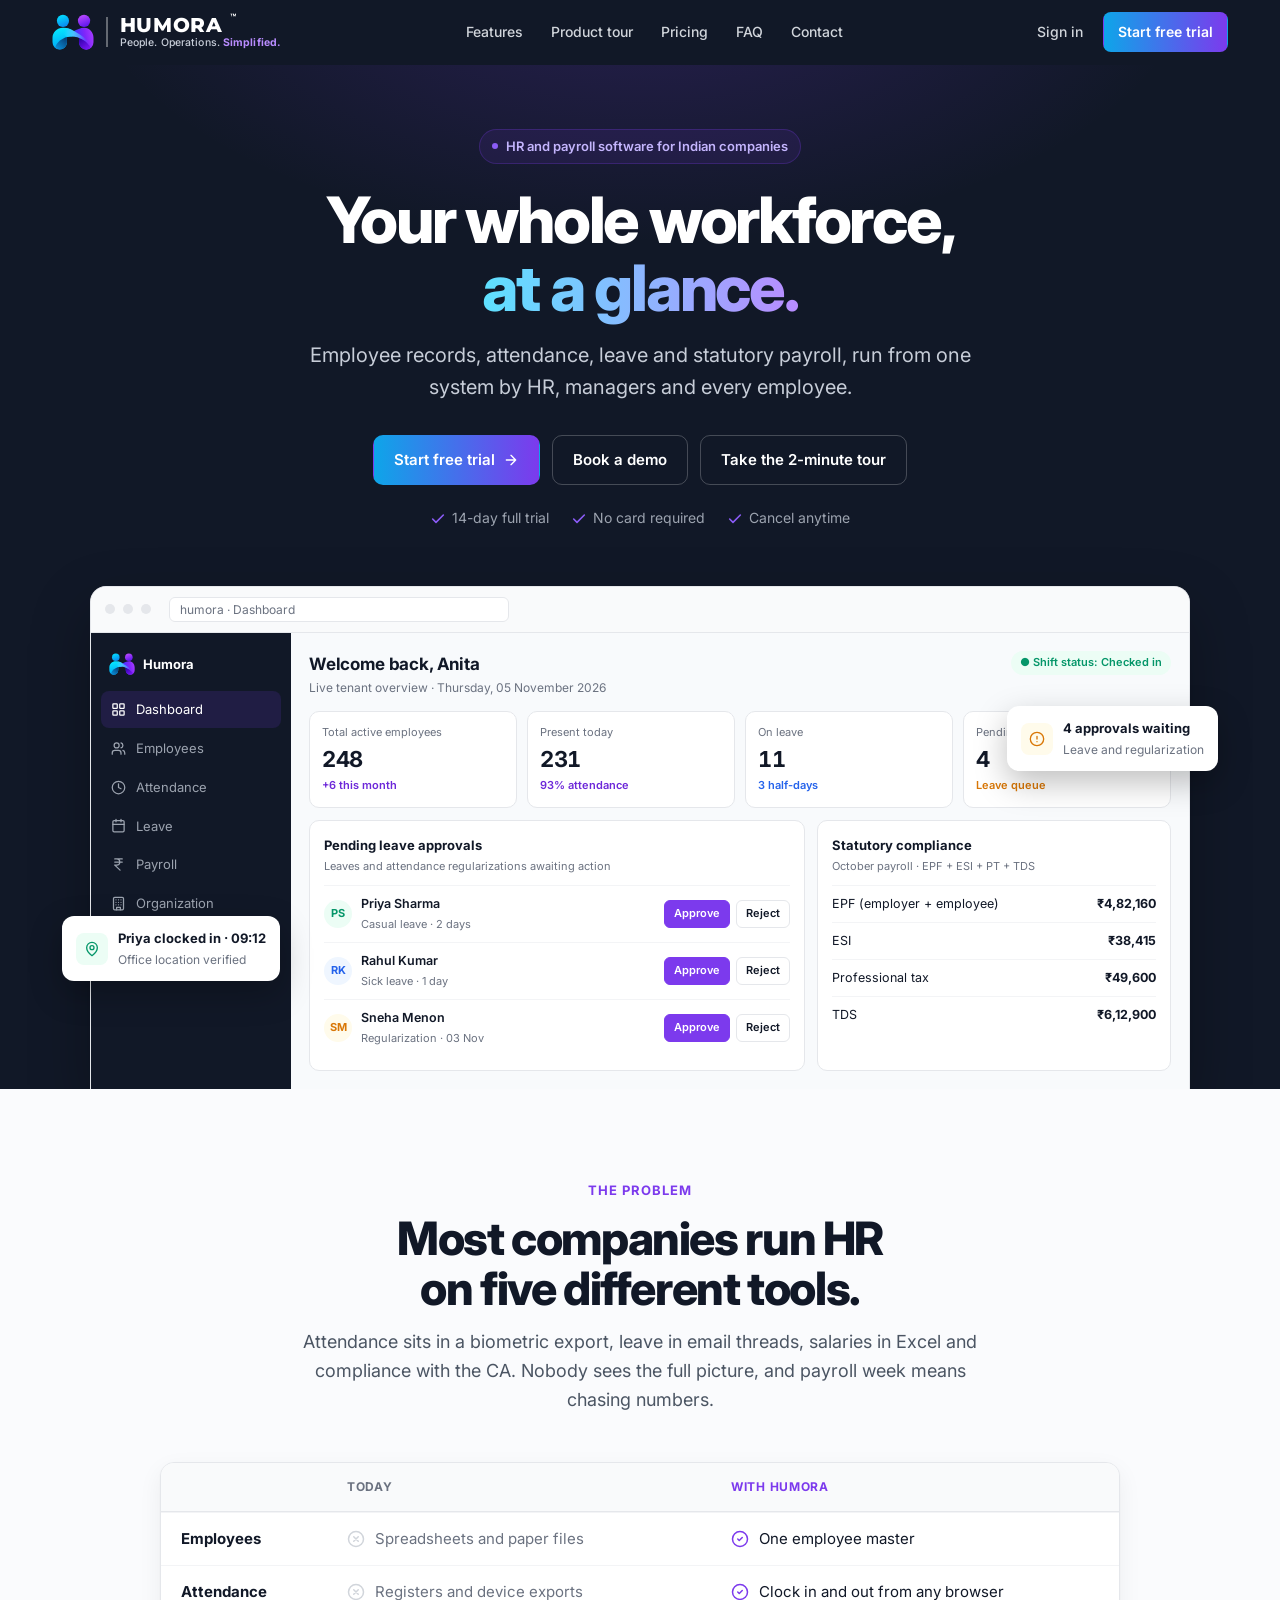
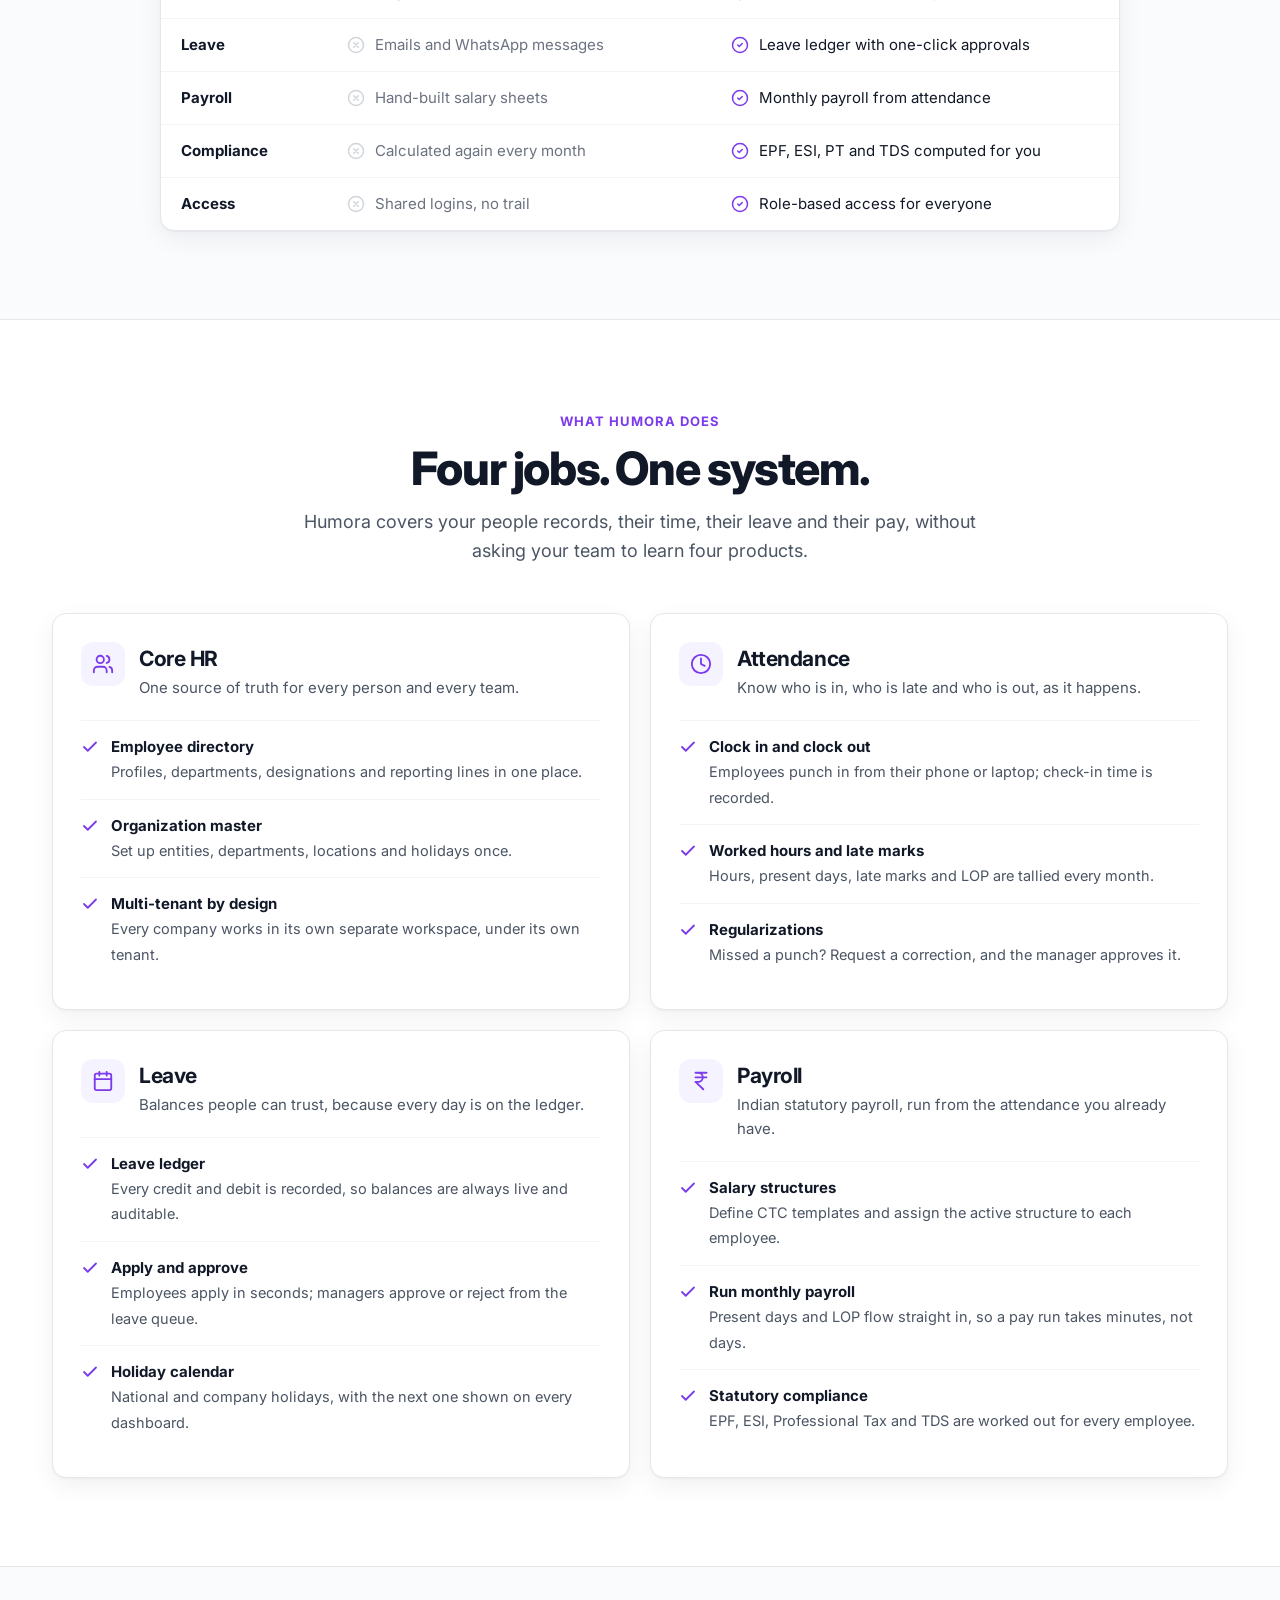
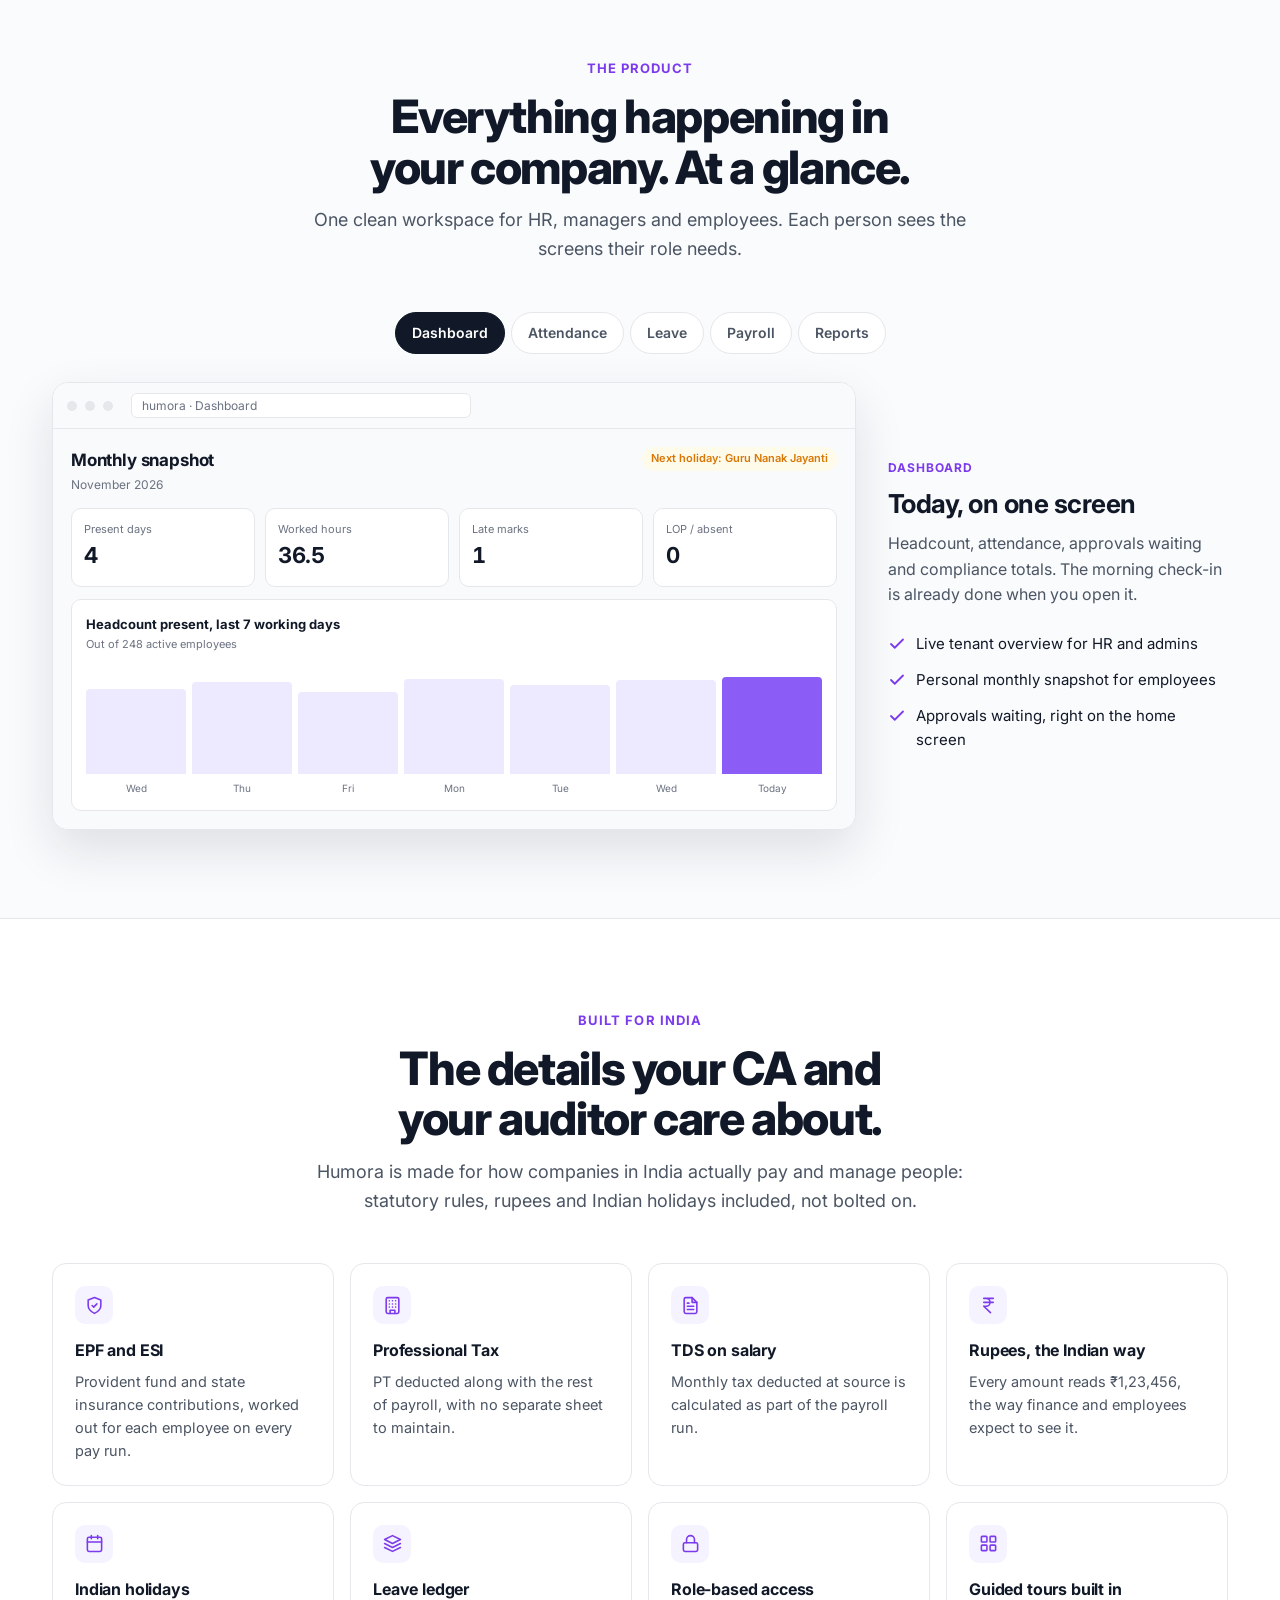
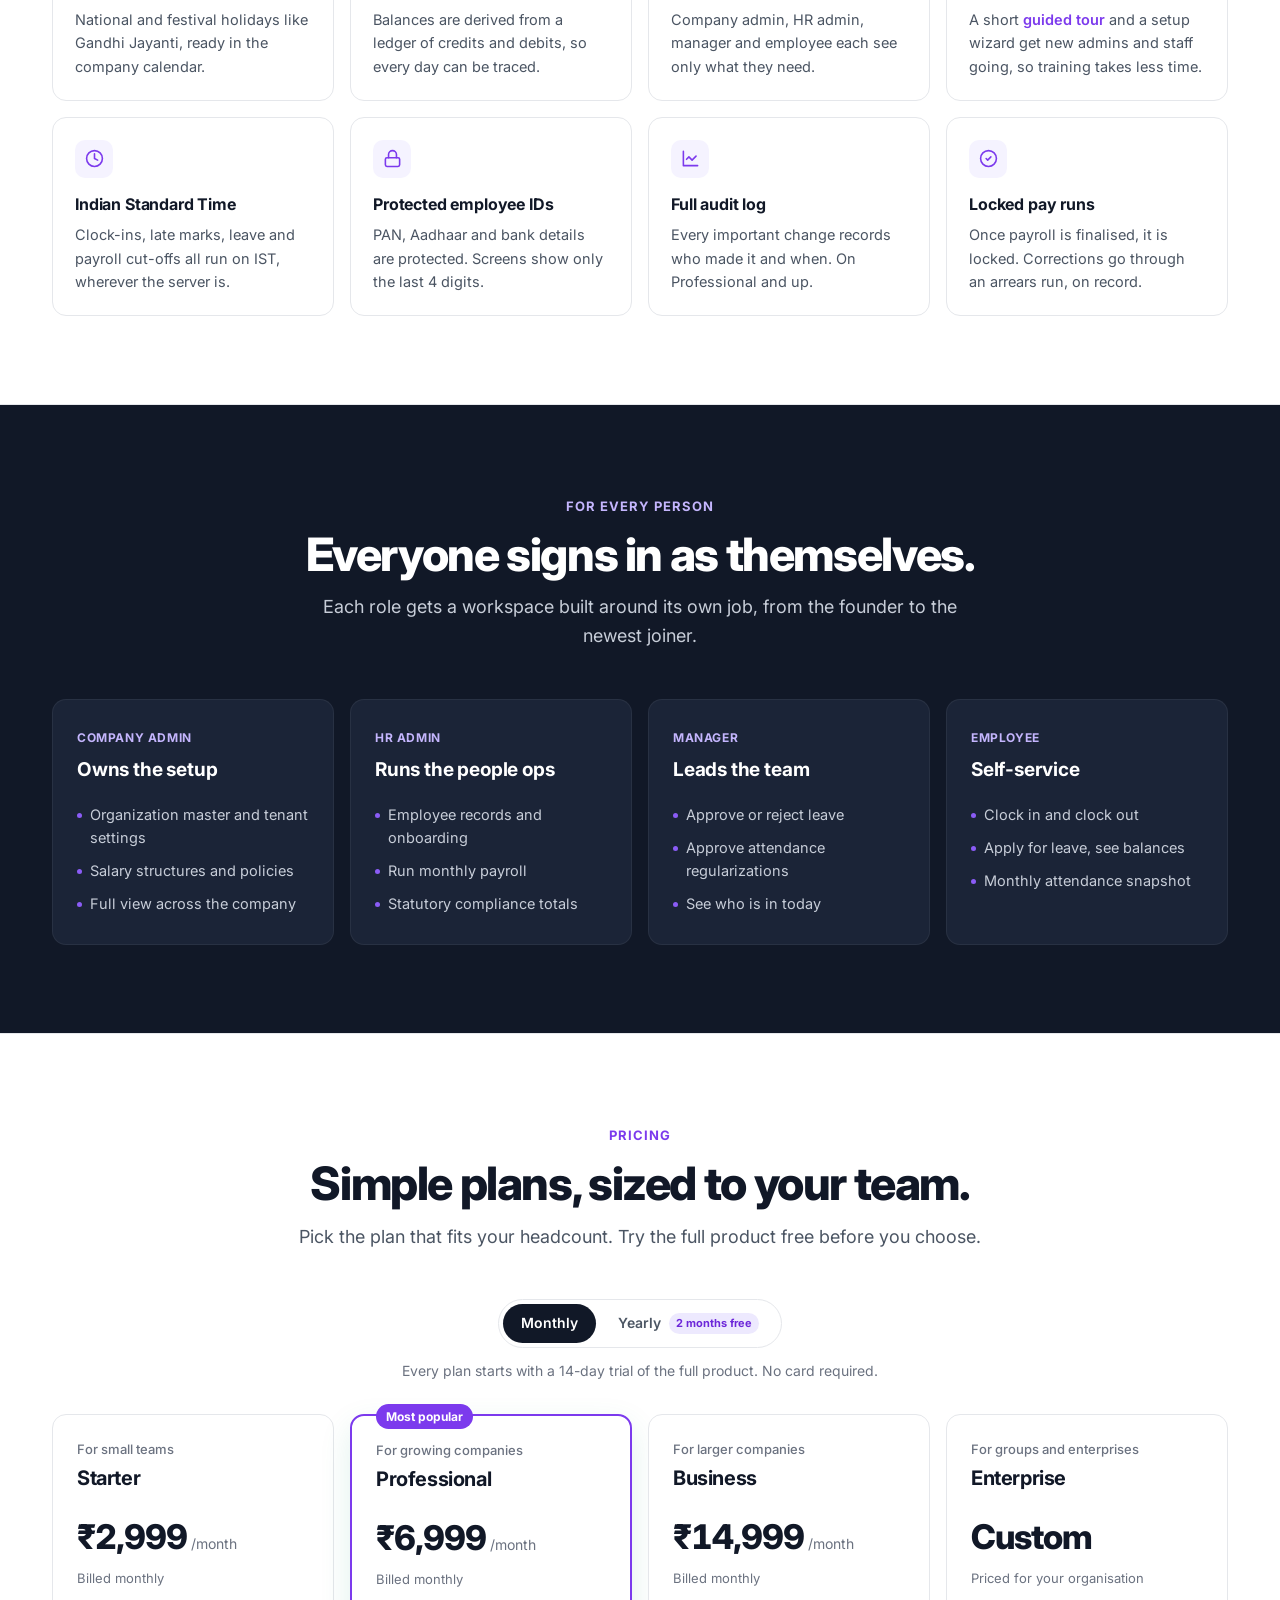
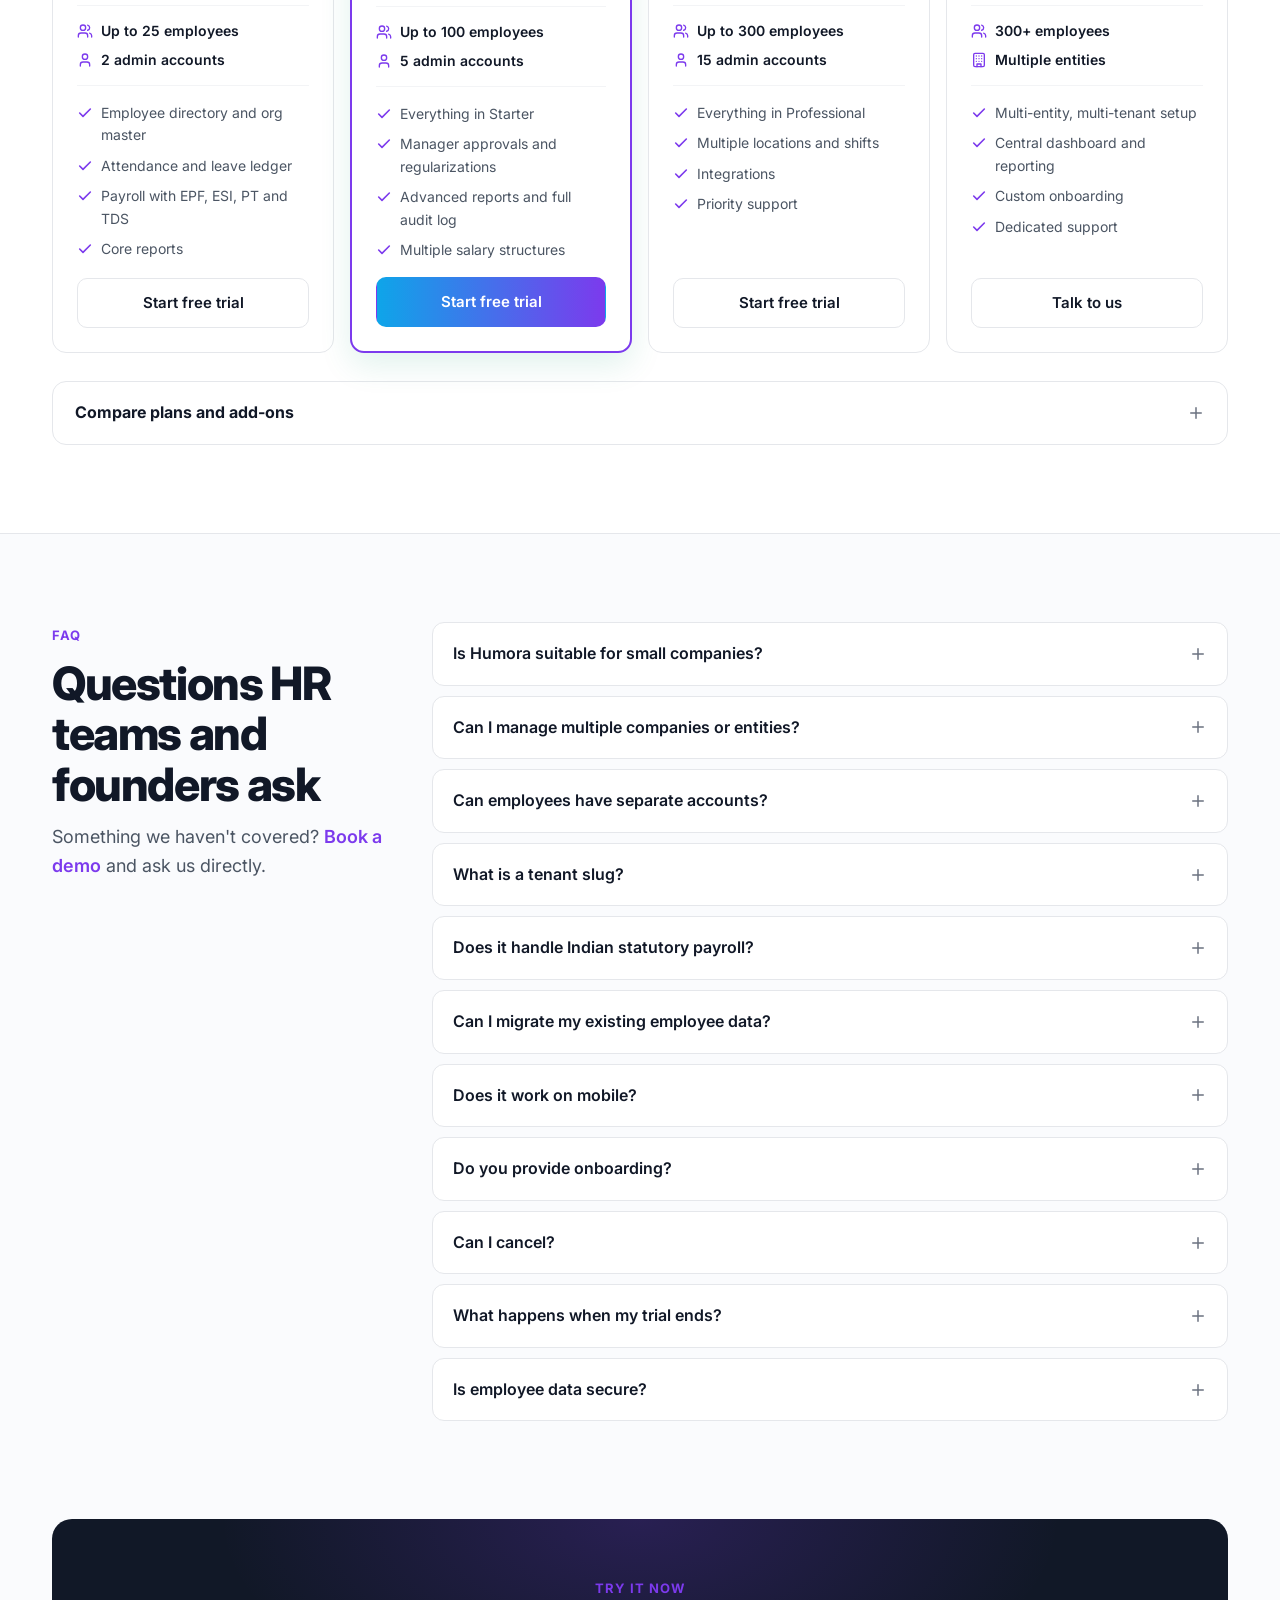
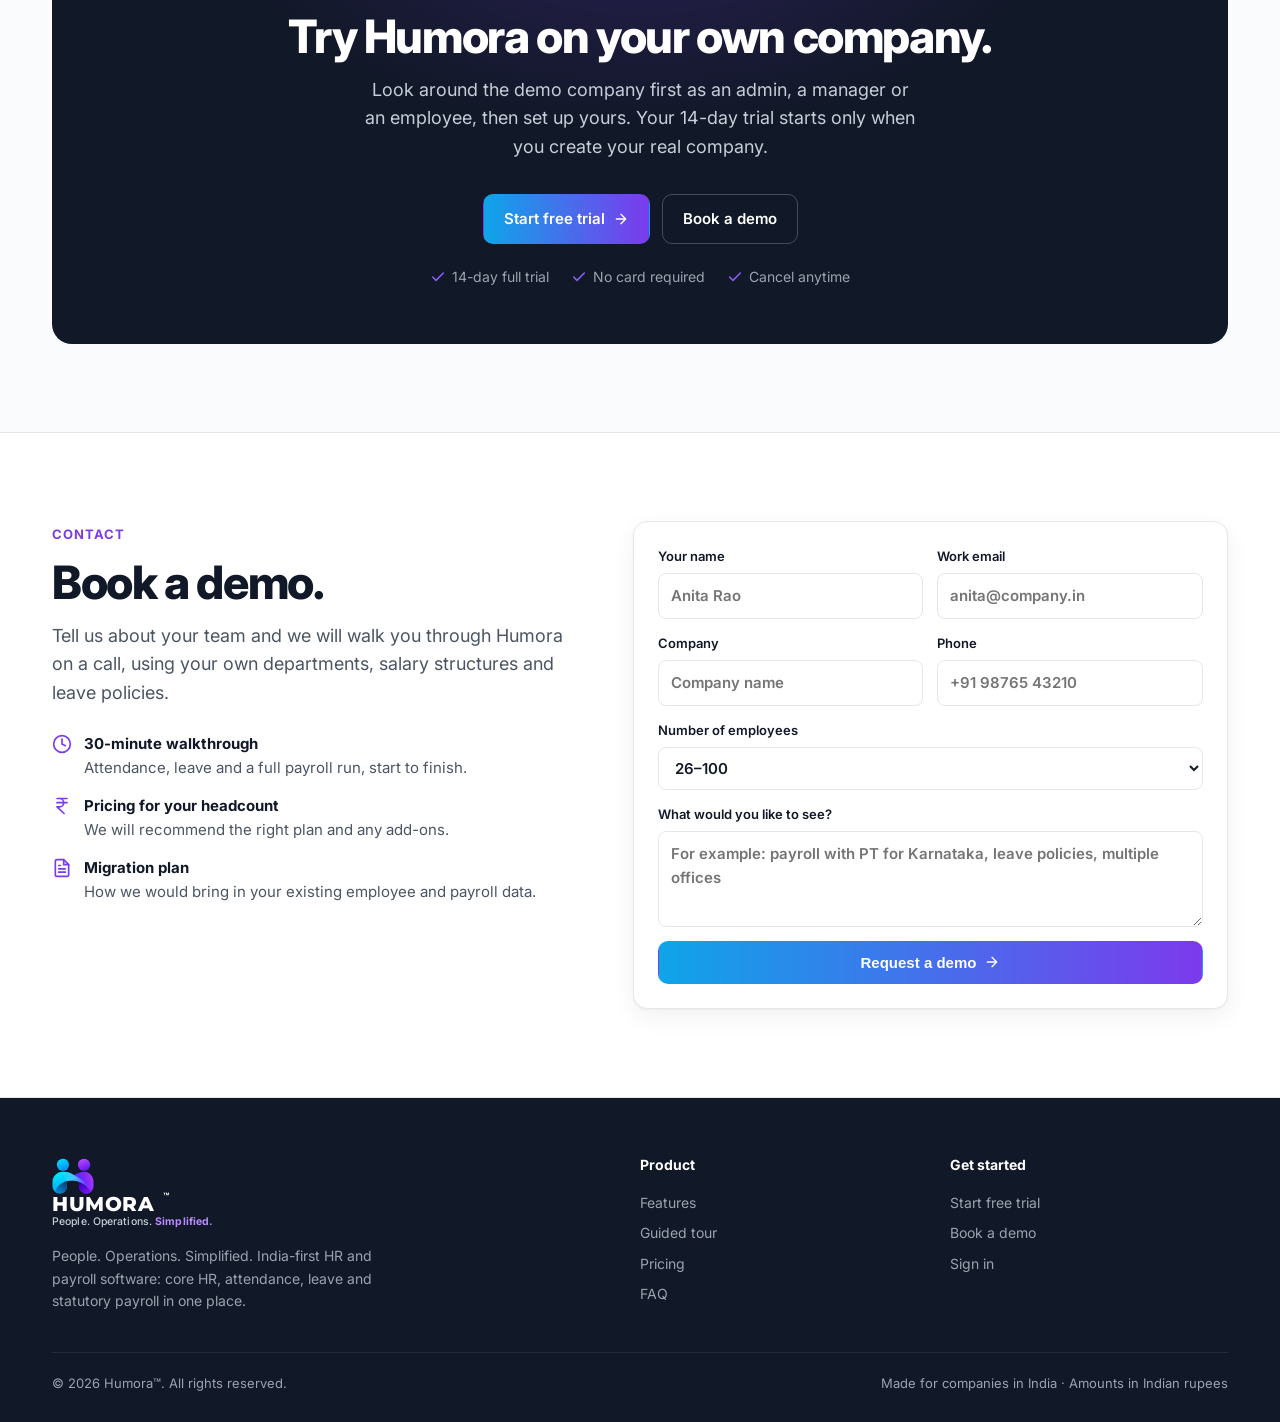
<file: index.html>
<!doctype html>
<html lang="en-IN">
<head>
<meta charset="utf-8">
<meta name="viewport" content="width=device-width, initial-scale=1">
<title>Humora · People. Operations. Simplified.</title>
<meta name="description" content="Humora is India-first HR and payroll software for growing companies: employee records, attendance, leave ledger and statutory payroll with EPF, ESI, PT and TDS, in one system.">
<meta name="theme-color" content="#111827">
<meta property="og:title" content="Humora: your whole workforce at a glance">
<meta property="og:description" content="Core HR, attendance, leave and Indian payroll in one system, for every person in your company.">
<meta property="og:type" content="website">
<link rel="icon" type="image/svg+xml" href="assets/humora-mark.svg">
<link rel="apple-touch-icon" href="assets/humora-mark.png">
<link rel="preconnect" href="https://fonts.googleapis.com">
<link rel="preconnect" href="https://fonts.gstatic.com" crossorigin>
<link href="https://fonts.googleapis.com/css2?family=Inter:wght@400;500;600;700;800&family=Montserrat:wght@800&display=swap" rel="stylesheet">
<link rel="stylesheet" href="site.css">
</head>
<body>
<a href="#main" class="sr-only skip">Skip to content</a>

<!-- Icon sprite -->
<svg width="0" height="0" style="position:absolute" aria-hidden="true">
  <defs>
    <symbol id="i-user" viewBox="0 0 24 24" fill="none" stroke="currentColor" stroke-width="2" stroke-linecap="round" stroke-linejoin="round"><path d="M19 21v-2a4 4 0 0 0-4-4H9a4 4 0 0 0-4 4v2"/><circle cx="12" cy="7" r="4"/></symbol>
    <symbol id="i-users" viewBox="0 0 24 24" fill="none" stroke="currentColor" stroke-width="2" stroke-linecap="round" stroke-linejoin="round"><path d="M16 21v-2a4 4 0 0 0-4-4H6a4 4 0 0 0-4 4v2"/><circle cx="9" cy="7" r="4"/><path d="M22 21v-2a4 4 0 0 0-3-3.87M16 3.13a4 4 0 0 1 0 7.75"/></symbol>
    <symbol id="i-check" viewBox="0 0 24 24" fill="none" stroke="currentColor" stroke-width="2.4" stroke-linecap="round" stroke-linejoin="round"><path d="M20 6 9 17l-5-5"/></symbol>
    <symbol id="i-check-c" viewBox="0 0 24 24" fill="none" stroke="currentColor" stroke-width="2" stroke-linecap="round" stroke-linejoin="round"><circle cx="12" cy="12" r="10"/><path d="m9 12 2 2 4-4"/></symbol>
    <symbol id="i-x" viewBox="0 0 24 24" fill="none" stroke="currentColor" stroke-width="2" stroke-linecap="round"><circle cx="12" cy="12" r="10"/><path d="m15 9-6 6M9 9l6 6"/></symbol>
    <symbol id="i-arrow" viewBox="0 0 24 24" fill="none" stroke="currentColor" stroke-width="2" stroke-linecap="round" stroke-linejoin="round"><path d="M5 12h14M12 5l7 7-7 7"/></symbol>
    <symbol id="i-clock" viewBox="0 0 24 24" fill="none" stroke="currentColor" stroke-width="2" stroke-linecap="round" stroke-linejoin="round"><circle cx="12" cy="12" r="10"/><path d="M12 6v6l4 2"/></symbol>
    <symbol id="i-cal" viewBox="0 0 24 24" fill="none" stroke="currentColor" stroke-width="2" stroke-linecap="round" stroke-linejoin="round"><rect x="3" y="4" width="18" height="18" rx="2"/><path d="M16 2v4M8 2v4M3 10h18"/></symbol>
    <symbol id="i-rupee" viewBox="0 0 24 24" fill="none" stroke="currentColor" stroke-width="2" stroke-linecap="round" stroke-linejoin="round"><path d="M6 3h12M6 8h12M6 13l8.5 8M6 13h3a5 5 0 0 0 0-10"/></symbol>
    <symbol id="i-building" viewBox="0 0 24 24" fill="none" stroke="currentColor" stroke-width="2" stroke-linecap="round" stroke-linejoin="round"><rect x="4" y="2" width="16" height="20" rx="2"/><path d="M9 22v-4h6v4M8 6h.01M16 6h.01M12 6h.01M12 10h.01M12 14h.01M16 10h.01M16 14h.01M8 10h.01M8 14h.01"/></symbol>
    <symbol id="i-grid" viewBox="0 0 24 24" fill="none" stroke="currentColor" stroke-width="2" stroke-linecap="round" stroke-linejoin="round"><rect x="3" y="3" width="7" height="7" rx="1"/><rect x="14" y="3" width="7" height="7" rx="1"/><rect x="14" y="14" width="7" height="7" rx="1"/><rect x="3" y="14" width="7" height="7" rx="1"/></symbol>
    <symbol id="i-shield" viewBox="0 0 24 24" fill="none" stroke="currentColor" stroke-width="2" stroke-linecap="round" stroke-linejoin="round"><path d="M12 22s8-4 8-10V5l-8-3-8 3v7c0 6 8 10 8 10z"/><path d="m9 12 2 2 4-4"/></symbol>
    <symbol id="i-lock" viewBox="0 0 24 24" fill="none" stroke="currentColor" stroke-width="2" stroke-linecap="round" stroke-linejoin="round"><rect x="3" y="11" width="18" height="11" rx="2"/><path d="M7 11V7a5 5 0 0 1 10 0v4"/></symbol>
    <symbol id="i-pin" viewBox="0 0 24 24" fill="none" stroke="currentColor" stroke-width="2" stroke-linecap="round" stroke-linejoin="round"><path d="M20 10c0 6-8 12-8 12s-8-6-8-12a8 8 0 0 1 16 0Z"/><circle cx="12" cy="10" r="3"/></symbol>
    <symbol id="i-file" viewBox="0 0 24 24" fill="none" stroke="currentColor" stroke-width="2" stroke-linecap="round" stroke-linejoin="round"><path d="M14 2H6a2 2 0 0 0-2 2v16a2 2 0 0 0 2 2h12a2 2 0 0 0 2-2V8z"/><path d="M14 2v6h6M16 13H8M16 17H8M10 9H8"/></symbol>
    <symbol id="i-chart" viewBox="0 0 24 24" fill="none" stroke="currentColor" stroke-width="2" stroke-linecap="round" stroke-linejoin="round"><path d="M3 3v18h18"/><path d="m19 9-5 5-4-4-3 3"/></symbol>
    <symbol id="i-plus" viewBox="0 0 24 24" fill="none" stroke="currentColor" stroke-width="2" stroke-linecap="round"><path d="M12 5v14M5 12h14"/></symbol>
    <symbol id="i-alert" viewBox="0 0 24 24" fill="none" stroke="currentColor" stroke-width="2" stroke-linecap="round" stroke-linejoin="round"><circle cx="12" cy="12" r="10"/><path d="M12 8v4M12 16h.01"/></symbol>
    <symbol id="i-layers" viewBox="0 0 24 24" fill="none" stroke="currentColor" stroke-width="2" stroke-linecap="round" stroke-linejoin="round"><path d="m12 2 10 5-10 5L2 7l10-5zM2 17l10 5 10-5M2 12l10 5 10-5"/></symbol>
  </defs>
</svg>

<header id="top">
  <div class="container">
    <nav class="nav" aria-label="Main">
      <a href="#top" class="logo" aria-label="Humora home"><img class="logo-img" src="assets/humora-mark.svg" alt="" width="42" height="36"><span class="logo-sep" aria-hidden="true"></span><span class="logo-text"><span class="logo-word">HUMORA<sup>™</sup></span><small class="logo-tag">People. Operations. <b>Simplified.</b></small></span></a>
      <div class="nav-links">
        <a href="#features">Features</a>
        <a href="#product">Product tour</a>
        <a href="#pricing">Pricing</a>
        <a href="#faq">FAQ</a>
        <a href="#contact">Contact</a>
      </div>
      <div class="nav-cta">
        <a class="signin" href="https://hrms-updated-25-09-2026.onrender.com/login">Sign in</a>
        <a class="btn btn-primary btn-sm" href="https://hrms-updated-25-09-2026.onrender.com/">Start free trial</a>
      </div>
      <button class="menu-btn" aria-label="Open menu" aria-expanded="false" aria-controls="mobile-menu">
        <svg viewBox="0 0 24 24" fill="none" stroke="currentColor" stroke-width="2" stroke-linecap="round"><path d="M4 7h16M4 12h16M4 17h16"/></svg>
      </button>
    </nav>
    <div class="mobile-menu" id="mobile-menu">
      <a href="#features">Features</a>
      <a href="#product">Product tour</a>
      <a href="#pricing">Pricing</a>
      <a href="#faq">FAQ</a>
      <a href="#contact">Contact</a>
      <a href="https://hrms-updated-25-09-2026.onrender.com/login">Sign in</a>
      <a class="btn btn-primary" href="https://hrms-updated-25-09-2026.onrender.com/">Start free trial</a>
    </div>
  </div>
</header>

<main id="main">

<!-- HERO -->
<section class="hero" style="padding-bottom:0">
  <div class="container">
    <div class="hero-inner">
      <span class="eyebrow"><span class="dot"></span>HR and payroll software for Indian companies</span>
      <h1>Your whole workforce, <em>at a glance.</em></h1>
      <p class="lead">Employee records, attendance, leave and statutory payroll, run from one system by HR, managers and every employee.</p>
      <div class="hero-cta">
        <a class="btn btn-primary" href="https://hrms-updated-25-09-2026.onrender.com/">Start free trial <svg><use href="#i-arrow"/></svg></a>
        <a class="btn btn-ghost-dark" href="#contact">Book a demo</a>
        <a class="btn btn-ghost-dark" href="tour.html">Take the 2-minute tour</a>
      </div>
      <div class="checks">
        <span><svg><use href="#i-check"/></svg>14-day full trial</span>
        <span><svg><use href="#i-check"/></svg>No card required</span>
        <span><svg><use href="#i-check"/></svg>Cancel anytime</span>
      </div>
    </div>

    <div class="hero-shot">
      <div class="float-card fc-1"><span class="ic p-green"><svg><use href="#i-pin"/></svg></span><div><b>Priya clocked in · 09:12</b><small>Office location verified</small></div></div>
      <div class="float-card fc-2"><span class="ic p-amber"><svg><use href="#i-alert"/></svg></span><div><b>4 approvals waiting</b><small>Leave and regularization</small></div></div>
      <div class="frame">
        <div class="frame-bar"><i></i><i></i><i></i><span class="url">humora · Dashboard</span></div>
        <div class="app">
          <aside class="side" aria-hidden="true">
            <div class="brandline"><img class="brand-img" src="assets/humora-mark.svg" alt="" width="28" height="24">Humora</div>
            <a class="on"><svg><use href="#i-grid"/></svg>Dashboard</a>
            <a><svg><use href="#i-users"/></svg>Employees</a>
            <a><svg><use href="#i-clock"/></svg>Attendance</a>
            <a><svg><use href="#i-cal"/></svg>Leave</a>
            <a><svg><use href="#i-rupee"/></svg>Payroll</a>
            <a><svg><use href="#i-building"/></svg>Organization</a>
          </aside>
          <div class="main">
            <div class="main-head">
              <div><h4>Welcome back, Anita</h4><p>Live tenant overview · Thursday, 05 November 2026</p></div>
              <span class="pill p-green">● Shift status: Checked in</span>
            </div>
            <div class="kpis">
              <div class="kpi"><small>Total active employees</small><b>248</b><div class="delta">+6 this month</div></div>
              <div class="kpi"><small>Present today</small><b>231</b><div class="delta">93% attendance</div></div>
              <div class="kpi"><small>On leave</small><b>11</b><div class="delta" style="color:var(--blue)">3 half-days</div></div>
              <div class="kpi"><small>Pending approvals</small><b>4</b><div class="delta" style="color:var(--amber)">Leave queue</div></div>
            </div>
            <div class="grid2">
              <div class="card">
                <h5>Pending leave approvals</h5>
                <div class="sub">Leaves and attendance regularizations awaiting action</div>
                <div class="row"><div class="who"><span class="av p-green">PS</span><div><b>Priya Sharma</b><small>Casual leave · 2 days</small></div></div><div class="mini-btns"><span class="ok">Approve</span><span>Reject</span></div></div>
                <div class="row"><div class="who"><span class="av p-blue">RK</span><div><b>Rahul Kumar</b><small>Sick leave · 1 day</small></div></div><div class="mini-btns"><span class="ok">Approve</span><span>Reject</span></div></div>
                <div class="row"><div class="who"><span class="av p-amber">SM</span><div><b>Sneha Menon</b><small>Regularization · 03 Nov</small></div></div><div class="mini-btns"><span class="ok">Approve</span><span>Reject</span></div></div>
              </div>
              <div class="card">
                <h5>Statutory compliance</h5>
                <div class="sub">October payroll · EPF + ESI + PT + TDS</div>
                <div class="row"><span>EPF (employer + employee)</span><b>₹4,82,160</b></div>
                <div class="row"><span>ESI</span><b>₹38,415</b></div>
                <div class="row"><span>Professional tax</span><b>₹49,600</b></div>
                <div class="row"><span>TDS</span><b>₹6,12,900</b></div>
              </div>
            </div>
          </div>
        </div>
      </div>
    </div>
  </div>
</section>

<!-- PROBLEM -->
<section>
  <div class="container">
    <div class="sec-head">
      <span class="kicker">The problem</span>
      <h2>Most companies run HR on five different tools.</h2>
      <p>Attendance sits in a biometric export, leave in email threads, salaries in Excel and compliance with the CA. Nobody sees the full picture, and payroll week means chasing numbers.</p>
    </div>
    <div class="compare">
      <div class="cmp-head"><span></span><span>Today</span><span class="w">With Humora</span></div>
      <div class="cmp-row"><span class="k">Employees</span><span class="old"><svg><use href="#i-x"/></svg>Spreadsheets and paper files</span><span class="new"><svg><use href="#i-check-c"/></svg>One employee master</span></div>
      <div class="cmp-row"><span class="k">Attendance</span><span class="old"><svg><use href="#i-x"/></svg>Registers and device exports</span><span class="new"><svg><use href="#i-check-c"/></svg>Clock in and out from any browser</span></div>
      <div class="cmp-row"><span class="k">Leave</span><span class="old"><svg><use href="#i-x"/></svg>Emails and WhatsApp messages</span><span class="new"><svg><use href="#i-check-c"/></svg>Leave ledger with one-click approvals</span></div>
      <div class="cmp-row"><span class="k">Payroll</span><span class="old"><svg><use href="#i-x"/></svg>Hand-built salary sheets</span><span class="new"><svg><use href="#i-check-c"/></svg>Monthly payroll from attendance</span></div>
      <div class="cmp-row"><span class="k">Compliance</span><span class="old"><svg><use href="#i-x"/></svg>Calculated again every month</span><span class="new"><svg><use href="#i-check-c"/></svg>EPF, ESI, PT and TDS computed for you</span></div>
      <div class="cmp-row"><span class="k">Access</span><span class="old"><svg><use href="#i-x"/></svg>Shared logins, no trail</span><span class="new"><svg><use href="#i-check-c"/></svg>Role-based access for everyone</span></div>
    </div>
  </div>
</section>

<!-- FEATURES -->
<section id="features" class="bg-white">
  <div class="container">
    <div class="sec-head">
      <span class="kicker">What Humora does</span>
      <h2>Four jobs. One system.</h2>
      <p>Humora covers your people records, their time, their leave and their pay, without asking your team to learn four products.</p>
    </div>
    <div class="pillars">
      <article class="pillar">
        <div class="pillar-top"><span class="pillar-ic"><svg><use href="#i-users"/></svg></span><div><h3>Core HR</h3><p>One source of truth for every person and every team.</p></div></div>
        <div class="feat"><svg><use href="#i-check"/></svg><div><b>Employee directory</b><span>Profiles, departments, designations and reporting lines in one place.</span></div></div>
        <div class="feat"><svg><use href="#i-check"/></svg><div><b>Organization master</b><span>Set up entities, departments, locations and holidays once.</span></div></div>
        <div class="feat"><svg><use href="#i-check"/></svg><div><b>Multi-tenant by design</b><span>Every company works in its own separate workspace, under its own tenant.</span></div></div>
      </article>
      <article class="pillar">
        <div class="pillar-top"><span class="pillar-ic"><svg><use href="#i-clock"/></svg></span><div><h3>Attendance</h3><p>Know who is in, who is late and who is out, as it happens.</p></div></div>
        <div class="feat"><svg><use href="#i-check"/></svg><div><b>Clock in and clock out</b><span>Employees punch in from their phone or laptop; check-in time is recorded.</span></div></div>
        <div class="feat"><svg><use href="#i-check"/></svg><div><b>Worked hours and late marks</b><span>Hours, present days, late marks and LOP are tallied every month.</span></div></div>
        <div class="feat"><svg><use href="#i-check"/></svg><div><b>Regularizations</b><span>Missed a punch? Request a correction, and the manager approves it.</span></div></div>
      </article>
      <article class="pillar">
        <div class="pillar-top"><span class="pillar-ic"><svg><use href="#i-cal"/></svg></span><div><h3>Leave</h3><p>Balances people can trust, because every day is on the ledger.</p></div></div>
        <div class="feat"><svg><use href="#i-check"/></svg><div><b>Leave ledger</b><span>Every credit and debit is recorded, so balances are always live and auditable.</span></div></div>
        <div class="feat"><svg><use href="#i-check"/></svg><div><b>Apply and approve</b><span>Employees apply in seconds; managers approve or reject from the leave queue.</span></div></div>
        <div class="feat"><svg><use href="#i-check"/></svg><div><b>Holiday calendar</b><span>National and company holidays, with the next one shown on every dashboard.</span></div></div>
      </article>
      <article class="pillar">
        <div class="pillar-top"><span class="pillar-ic"><svg><use href="#i-rupee"/></svg></span><div><h3>Payroll</h3><p>Indian statutory payroll, run from the attendance you already have.</p></div></div>
        <div class="feat"><svg><use href="#i-check"/></svg><div><b>Salary structures</b><span>Define CTC templates and assign the active structure to each employee.</span></div></div>
        <div class="feat"><svg><use href="#i-check"/></svg><div><b>Run monthly payroll</b><span>Present days and LOP flow straight in, so a pay run takes minutes, not days.</span></div></div>
        <div class="feat"><svg><use href="#i-check"/></svg><div><b>Statutory compliance</b><span>EPF, ESI, Professional Tax and TDS are worked out for every employee.</span></div></div>
      </article>
    </div>
  </div>
</section>

<!-- PRODUCT TOUR -->
<section id="product">
  <div class="container">
    <div class="sec-head">
      <span class="kicker">The product</span>
      <h2>Everything happening in your company. At a glance.</h2>
      <p>One clean workspace for HR, managers and employees. Each person sees the screens their role needs.</p>
    </div>

    <div class="tabs" role="tablist" aria-label="Product screens">
      <button class="tab" role="tab" aria-selected="true" aria-controls="p-dash" id="t-dash">Dashboard</button>
      <button class="tab" role="tab" aria-selected="false" aria-controls="p-att" id="t-att" tabindex="-1">Attendance</button>
      <button class="tab" role="tab" aria-selected="false" aria-controls="p-leave" id="t-leave" tabindex="-1">Leave</button>
      <button class="tab" role="tab" aria-selected="false" aria-controls="p-pay" id="t-pay" tabindex="-1">Payroll</button>
      <button class="tab" role="tab" aria-selected="false" aria-controls="p-rep" id="t-rep" tabindex="-1">Reports</button>
    </div>

    <!-- Dashboard -->
    <div class="panel on" id="p-dash" role="tabpanel" aria-labelledby="t-dash">
      <div class="frame">
        <div class="frame-bar"><i></i><i></i><i></i><span class="url">humora · Dashboard</span></div>
        <div class="main">
          <div class="main-head"><div><h4>Monthly snapshot</h4><p>November 2026</p></div><span class="pill p-amber">Next holiday: Guru Nanak Jayanti</span></div>
          <div class="kpis">
            <div class="kpi"><small>Present days</small><b>4</b></div>
            <div class="kpi"><small>Worked hours</small><b>36.5</b></div>
            <div class="kpi"><small>Late marks</small><b>1</b></div>
            <div class="kpi"><small>LOP / absent</small><b>0</b></div>
          </div>
          <div class="card">
            <h5>Headcount present, last 7 working days</h5>
            <div class="sub">Out of 248 active employees</div>
            <div class="bars" aria-hidden="true"><div style="height:82%"></div><div style="height:88%"></div><div style="height:79%"></div><div style="height:91%"></div><div style="height:86%"></div><div style="height:90%"></div><div class="hi" style="height:93%"></div></div>
            <div class="bar-labels"><span>Wed</span><span>Thu</span><span>Fri</span><span>Mon</span><span>Tue</span><span>Wed</span><span>Today</span></div>
          </div>
        </div>
      </div>
      <div class="panel-copy">
        <span class="kicker">Dashboard</span>
        <h3>Today, on one screen</h3>
        <p>Headcount, attendance, approvals waiting and compliance totals. The morning check-in is already done when you open it.</p>
        <ul>
          <li><svg><use href="#i-check"/></svg>Live tenant overview for HR and admins</li>
          <li><svg><use href="#i-check"/></svg>Personal monthly snapshot for employees</li>
          <li><svg><use href="#i-check"/></svg>Approvals waiting, right on the home screen</li>
        </ul>
      </div>
    </div>

    <!-- Attendance -->
    <div class="panel" id="p-att" role="tabpanel" aria-labelledby="t-att" hidden>
      <div class="frame">
        <div class="frame-bar"><i></i><i></i><i></i><span class="url">humora · Attendance</span></div>
        <div class="main">
          <div class="card" style="margin-bottom:12px">
            <div class="clock">
              <div><div class="sub" style="margin:0">Today's attendance</div><div class="time">09:12 AM</div><span class="pill p-green">Checked in · Bengaluru office</span></div>
              <div class="mini-btns"><span class="ok" style="padding:8px 14px;font-size:12px">Clock out</span></div>
            </div>
          </div>
          <div class="card">
            <h5>November 2026</h5>
            <div class="sub">Your attendance calendar</div>
            <div class="cal" aria-hidden="true">
              <span class="h">M</span><span class="h">T</span><span class="h">W</span><span class="h">T</span><span class="h">F</span><span class="h">S</span><span class="h">S</span>
              <span class="W"></span><span class="W"></span><span class="W"></span><span class="W"></span><span class="W"></span><span class="W">1</span><span class="W">2</span>
              <span class="P">3</span><span class="P">4</span><span class="P">5</span><span>6</span><span>7</span><span class="W">8</span><span class="W">9</span>
              <span>10</span><span>11</span><span>12</span><span>13</span><span>14</span><span class="W">15</span><span class="W">16</span>
              <span>17</span><span>18</span><span>19</span><span>20</span><span>21</span><span class="W">22</span><span class="W">23</span>
              <span class="Ho">24</span><span>25</span><span>26</span><span>27</span><span>28</span><span class="W">29</span><span class="W">30</span>
            </div>
            <div class="legend"><span><i style="background:var(--brand-400)"></i>Present</span><span><i style="background:var(--blue)"></i>Leave</span><span><i style="background:var(--red)"></i>Absent</span><span><i style="background:var(--amber)"></i>Holiday</span></div>
          </div>
        </div>
      </div>
      <div class="panel-copy">
        <span class="kicker">Attendance</span>
        <h3>One tap to clock in</h3>
        <p>Employees clock in and out from the browser. Worked hours, late marks and absences add up on their own and flow into payroll.</p>
        <ul>
          <li><svg><use href="#i-check"/></svg>Clock in and out from phone or laptop</li>
          <li><svg><use href="#i-check"/></svg>Late marks and worked hours, tracked daily</li>
          <li><svg><use href="#i-check"/></svg>Regularization requests with approval</li>
        </ul>
      </div>
    </div>

    <!-- Leave -->
    <div class="panel" id="p-leave" role="tabpanel" aria-labelledby="t-leave" hidden>
      <div class="frame">
        <div class="frame-bar"><i></i><i></i><i></i><span class="url">humora · Leave</span></div>
        <div class="main">
          <div class="main-head"><div><h4>Leave balances</h4><p>Ledger-derived live credits</p></div><span class="pill p-gray">+ Apply leave</span></div>
          <div class="kpis">
            <div class="kpi"><small>Casual leave</small><b>6</b><div class="meter"><i style="width:50%"></i></div></div>
            <div class="kpi"><small>Sick leave</small><b>8</b><div class="meter"><i style="width:67%"></i></div></div>
            <div class="kpi"><small>Earned leave</small><b>14.5</b><div class="meter"><i style="width:80%"></i></div></div>
            <div class="kpi"><small>Comp off</small><b>1</b><div class="meter"><i style="width:25%"></i></div></div>
          </div>
          <div class="card scroll-x">
            <table class="table">
              <thead><tr><th>Type</th><th>Dates</th><th class="num">Days</th><th>Status</th></tr></thead>
              <tbody>
                <tr><td>Casual leave</td><td>12–13 Nov</td><td class="num">2</td><td><span class="pill p-amber">Pending</span></td></tr>
                <tr><td>Sick leave</td><td>21 Oct</td><td class="num">1</td><td><span class="pill p-green">Approved</span></td></tr>
                <tr><td>Earned leave</td><td>02–06 Sep</td><td class="num">5</td><td><span class="pill p-green">Approved</span></td></tr>
                <tr><td>Casual leave</td><td>14 Aug</td><td class="num">1</td><td><span class="pill p-red">Rejected</span></td></tr>
              </tbody>
            </table>
          </div>
        </div>
      </div>
      <div class="panel-copy">
        <span class="kicker">Leave</span>
        <h3>Balances nobody argues about</h3>
        <p>Every credit, debit and lapse is a line on the leave ledger, so the balance an employee sees is the balance payroll uses.</p>
        <ul>
          <li><svg><use href="#i-check"/></svg>Apply in seconds, see status live</li>
          <li><svg><use href="#i-check"/></svg>Managers approve from one leave queue</li>
          <li><svg><use href="#i-check"/></svg>Holiday calendar shared across the company</li>
        </ul>
      </div>
    </div>

    <!-- Payroll -->
    <div class="panel" id="p-pay" role="tabpanel" aria-labelledby="t-pay" hidden>
      <div class="frame">
        <div class="frame-bar"><i></i><i></i><i></i><span class="url">humora · Payroll</span></div>
        <div class="main">
          <div class="main-head"><div><h4>Payroll · October 2026</h4><p>Active salary structure: Standard Tech CTC</p></div><span class="pill p-green">Run monthly payroll</span></div>
          <div class="card scroll-x">
            <table class="table">
              <thead><tr><th>Employee</th><th class="num">Gross</th><th class="num">EPF</th><th class="num">ESI</th><th class="num">PT</th><th class="num">TDS</th><th class="num">Net pay</th></tr></thead>
              <tbody>
                <tr><td>Priya Sharma</td><td class="num">₹85,000</td><td class="num">₹1,800</td><td class="num">—</td><td class="num">₹200</td><td class="num">₹6,250</td><td class="num"><b>₹76,750</b></td></tr>
                <tr><td>Rahul Kumar</td><td class="num">₹62,500</td><td class="num">₹1,800</td><td class="num">—</td><td class="num">₹200</td><td class="num">₹2,900</td><td class="num"><b>₹57,600</b></td></tr>
                <tr><td>Sneha Menon</td><td class="num">₹1,20,000</td><td class="num">₹1,800</td><td class="num">—</td><td class="num">₹200</td><td class="num">₹13,400</td><td class="num"><b>₹1,04,600</b></td></tr>
                <tr><td>Arjun Patel</td><td class="num">₹19,800</td><td class="num">₹1,188</td><td class="num">₹149</td><td class="num">₹150</td><td class="num">—</td><td class="num"><b>₹18,313</b></td></tr>
              </tbody>
            </table>
          </div>
        </div>
      </div>
      <div class="panel-copy">
        <span class="kicker">Payroll</span>
        <h3>Statutory payroll, from attendance</h3>
        <p>Assign a CTC structure, and present days and LOP come straight in from attendance. EPF, ESI, PT and TDS are worked out for each employee.</p>
        <ul>
          <li><svg><use href="#i-check"/></svg>CTC salary structures per employee</li>
          <li><svg><use href="#i-check"/></svg>Attendance-linked LOP deductions</li>
          <li><svg><use href="#i-check"/></svg>EPF, ESI, PT and TDS in every pay run</li>
        </ul>
      </div>
    </div>

    <!-- Reports -->
    <div class="panel" id="p-rep" role="tabpanel" aria-labelledby="t-rep" hidden>
      <div class="frame">
        <div class="frame-bar"><i></i><i></i><i></i><span class="url">humora · Reports</span></div>
        <div class="main">
          <div class="main-head"><div><h4>Reports</h4><p>October 2026 · All departments</p></div><div class="mini-btns"><span>PDF</span><span>Excel</span><span>CSV</span></div></div>
          <div class="kpis">
            <div class="kpi"><small>Payroll cost</small><b>₹1.42 Cr</b><div class="delta">+2.1% vs Sep</div></div>
            <div class="kpi"><small>Avg. attendance</small><b>92.4%</b><div class="delta">+0.8 pts</div></div>
            <div class="kpi"><small>Leave days taken</small><b>186</b><div class="delta" style="color:var(--blue)">Festive month</div></div>
            <div class="kpi"><small>Attrition</small><b>1.2%</b><div class="delta">3 exits</div></div>
          </div>
          <div class="card scroll-x">
            <table class="table">
              <thead><tr><th>Department</th><th class="num">Headcount</th><th class="num">Attendance</th><th class="num">Leave days</th><th class="num">Payroll cost</th></tr></thead>
              <tbody>
                <tr><td>Engineering</td><td class="num">112</td><td class="num">93.8%</td><td class="num">74</td><td class="num">₹78,40,000</td></tr>
                <tr><td>Sales</td><td class="num">46</td><td class="num">89.1%</td><td class="num">41</td><td class="num">₹24,15,000</td></tr>
                <tr><td>Operations</td><td class="num">58</td><td class="num">92.6%</td><td class="num">48</td><td class="num">₹26,10,000</td></tr>
                <tr><td>Finance &amp; HR</td><td class="num">32</td><td class="num">94.0%</td><td class="num">23</td><td class="num">₹13,35,000</td></tr>
              </tbody>
            </table>
          </div>
        </div>
      </div>
      <div class="panel-copy">
        <span class="kicker">Reports</span>
        <h3>Month end, in one click</h3>
        <p>Headcount, attendance, leave and payroll cost by department, ready for the founder, the finance team and your CA.</p>
        <ul>
          <li><svg><use href="#i-check"/></svg>Attendance, leave and payroll reports</li>
          <li><svg><use href="#i-check"/></svg>Department and location breakdowns</li>
          <li><svg><use href="#i-check"/></svg>Export to PDF, Excel or CSV</li>
        </ul>
      </div>
    </div>
  </div>
</section>

<!-- INDIA -->
<section id="india" class="bg-white">
  <div class="container">
    <div class="sec-head">
      <span class="kicker">Built for India</span>
      <h2>The details your CA and your auditor care about.</h2>
      <p>Humora is made for how companies in India actually pay and manage people: statutory rules, rupees and Indian holidays included, not bolted on.</p>
    </div>
    <div class="india">
      <div class="tile"><span class="ic"><svg><use href="#i-shield"/></svg></span><h3>EPF and ESI</h3><p>Provident fund and state insurance contributions, worked out for each employee on every pay run.</p></div>
      <div class="tile"><span class="ic"><svg><use href="#i-building"/></svg></span><h3>Professional Tax</h3><p>PT deducted along with the rest of payroll, with no separate sheet to maintain.</p></div>
      <div class="tile"><span class="ic"><svg><use href="#i-file"/></svg></span><h3>TDS on salary</h3><p>Monthly tax deducted at source is calculated as part of the payroll run.</p></div>
      <div class="tile"><span class="ic"><svg><use href="#i-rupee"/></svg></span><h3>Rupees, the Indian way</h3><p>Every amount reads ₹1,23,456, the way finance and employees expect to see it.</p></div>
      <div class="tile"><span class="ic"><svg><use href="#i-cal"/></svg></span><h3>Indian holidays</h3><p>National and festival holidays like Gandhi Jayanti, ready in the company calendar.</p></div>
      <div class="tile"><span class="ic"><svg><use href="#i-layers"/></svg></span><h3>Leave ledger</h3><p>Balances are derived from a ledger of credits and debits, so every day can be traced.</p></div>
      <div class="tile"><span class="ic"><svg><use href="#i-lock"/></svg></span><h3>Role-based access</h3><p>Company admin, HR admin, manager and employee each see only what they need.</p></div>
      <div class="tile"><span class="ic"><svg><use href="#i-grid"/></svg></span><h3>Guided tours built in</h3><p>A short <a href="tour.html" style="color:var(--brand);font-weight:600">guided tour</a> and a setup wizard get new admins and staff going, so training takes less time.</p></div>
      <div class="tile"><span class="ic"><svg><use href="#i-clock"/></svg></span><h3>Indian Standard Time</h3><p>Clock-ins, late marks, leave and payroll cut-offs all run on IST, wherever the server is.</p></div>
      <div class="tile"><span class="ic"><svg><use href="#i-lock"/></svg></span><h3>Protected employee IDs</h3><p>PAN, Aadhaar and bank details are protected. Screens show only the last 4 digits.</p></div>
      <div class="tile"><span class="ic"><svg><use href="#i-chart"/></svg></span><h3>Full audit log</h3><p>Every important change records who made it and when. On Professional and up.</p></div>
      <div class="tile"><span class="ic"><svg><use href="#i-check-c"/></svg></span><h3>Locked pay runs</h3><p>Once payroll is finalised, it is locked. Corrections go through an arrears run, on record.</p></div>
    </div>
  </div>
</section>

<!-- ROLES -->
<section class="dark">
  <div class="container">
    <div class="sec-head">
      <span class="kicker">For every person</span>
      <h2>Everyone signs in as themselves.</h2>
      <p>Each role gets a workspace built around its own job, from the founder to the newest joiner.</p>
    </div>
    <div class="roles">
      <div class="role"><span class="tag">Company admin</span><h3>Owns the setup</h3><ul><li>Organization master and tenant settings</li><li>Salary structures and policies</li><li>Full view across the company</li></ul></div>
      <div class="role"><span class="tag">HR admin</span><h3>Runs the people ops</h3><ul><li>Employee records and onboarding</li><li>Run monthly payroll</li><li>Statutory compliance totals</li></ul></div>
      <div class="role"><span class="tag">Manager</span><h3>Leads the team</h3><ul><li>Approve or reject leave</li><li>Approve attendance regularizations</li><li>See who is in today</li></ul></div>
      <div class="role"><span class="tag">Employee</span><h3>Self-service</h3><ul><li>Clock in and clock out</li><li>Apply for leave, see balances</li><li>Monthly attendance snapshot</li></ul></div>
    </div>
  </div>
</section>

<!-- PRICING (edit prices in the PLANS object in the script at the bottom) -->
<section id="pricing" class="bg-white">
  <div class="container">
    <div class="sec-head">
      <span class="kicker">Pricing</span>
      <h2>Simple plans, sized to your team.</h2>
      <p>Pick the plan that fits your headcount. Try the full product free before you choose.</p>
    </div>
    <div class="billing">
      <div class="billing-toggle" role="group" aria-label="Billing period">
        <button type="button" id="bill-monthly" aria-pressed="true">Monthly</button>
        <button type="button" id="bill-yearly" aria-pressed="false">Yearly <span class="save">2 months free</span></button>
      </div>
    </div>
    <p class="trial-note">Every plan starts with a 14-day trial of the full product. No card required.</p>

    <div class="plans">
      <article class="plan">
        <div><div class="for">For small teams</div><h3>Starter</h3></div>
        <div class="price"><b data-plan="starter">₹2,999</b><span>/month</span></div>
        <div class="billed" data-billed>Billed monthly</div>
        <div class="limits"><span><svg><use href="#i-users"/></svg>Up to 25 employees</span><span><svg><use href="#i-user"/></svg>2 admin accounts</span></div>
        <ul>
          <li><svg><use href="#i-check"/></svg>Employee directory and org master</li>
          <li><svg><use href="#i-check"/></svg>Attendance and leave ledger</li>
          <li><svg><use href="#i-check"/></svg>Payroll with EPF, ESI, PT and TDS</li>
          <li><svg><use href="#i-check"/></svg>Core reports</li>
        </ul>
        <a class="btn btn-outline" href="https://hrms-updated-25-09-2026.onrender.com/">Start free trial</a>
      </article>
      <article class="plan pop">
        <span class="badge">Most popular</span>
        <div><div class="for">For growing companies</div><h3>Professional</h3></div>
        <div class="price"><b data-plan="pro">₹6,999</b><span>/month</span></div>
        <div class="billed" data-billed>Billed monthly</div>
        <div class="limits"><span><svg><use href="#i-users"/></svg>Up to 100 employees</span><span><svg><use href="#i-user"/></svg>5 admin accounts</span></div>
        <ul>
          <li><svg><use href="#i-check"/></svg>Everything in Starter</li>
          <li><svg><use href="#i-check"/></svg>Manager approvals and regularizations</li>
          <li><svg><use href="#i-check"/></svg>Advanced reports and full audit log</li>
          <li><svg><use href="#i-check"/></svg>Multiple salary structures</li>
        </ul>
        <a class="btn btn-primary" href="https://hrms-updated-25-09-2026.onrender.com/">Start free trial</a>
      </article>
      <article class="plan">
        <div><div class="for">For larger companies</div><h3>Business</h3></div>
        <div class="price"><b data-plan="business">₹14,999</b><span>/month</span></div>
        <div class="billed" data-billed>Billed monthly</div>
        <div class="limits"><span><svg><use href="#i-users"/></svg>Up to 300 employees</span><span><svg><use href="#i-user"/></svg>15 admin accounts</span></div>
        <ul>
          <li><svg><use href="#i-check"/></svg>Everything in Professional</li>
          <li><svg><use href="#i-check"/></svg>Multiple locations and shifts</li>
          <li><svg><use href="#i-check"/></svg>Integrations</li>
          <li><svg><use href="#i-check"/></svg>Priority support</li>
        </ul>
        <a class="btn btn-outline" href="https://hrms-updated-25-09-2026.onrender.com/">Start free trial</a>
      </article>
      <article class="plan">
        <div><div class="for">For groups and enterprises</div><h3>Enterprise</h3></div>
        <div class="price"><b>Custom</b></div>
        <div class="billed">Priced for your organisation</div>
        <div class="limits"><span><svg><use href="#i-users"/></svg>300+ employees</span><span><svg><use href="#i-building"/></svg>Multiple entities</span></div>
        <ul>
          <li><svg><use href="#i-check"/></svg>Multi-entity, multi-tenant setup</li>
          <li><svg><use href="#i-check"/></svg>Central dashboard and reporting</li>
          <li><svg><use href="#i-check"/></svg>Custom onboarding</li>
          <li><svg><use href="#i-check"/></svg>Dedicated support</li>
        </ul>
        <a class="btn btn-outline" href="#contact">Talk to us</a>
      </article>
    </div>

    <details class="compare-plans">
      <summary>Compare plans and add-ons<svg><use href="#i-plus"/></svg></summary>
      <div class="scroll-x">
        <table class="ctable">
          <thead><tr><th>Feature</th><th>Starter</th><th>Professional</th><th>Business</th><th>Enterprise</th></tr></thead>
          <tbody>
            <tr class="grp"><td colspan="5">Limits</td></tr>
            <tr><td>Employees</td><td>25</td><td>100</td><td>300</td><td>300+</td></tr>
            <tr><td>Admin accounts</td><td>2</td><td>5</td><td>15</td><td>To suit</td></tr>
            <tr><td>Entities / tenants</td><td>1</td><td>1</td><td>1</td><td>Multiple</td></tr>
            <tr class="grp"><td colspan="5">Core HR and time</td></tr>
            <tr><td>Employee directory and org master</td><td><svg><use href="#i-check"/></svg></td><td><svg><use href="#i-check"/></svg></td><td><svg><use href="#i-check"/></svg></td><td><svg><use href="#i-check"/></svg></td></tr>
            <tr><td>Clock in / clock out</td><td><svg><use href="#i-check"/></svg></td><td><svg><use href="#i-check"/></svg></td><td><svg><use href="#i-check"/></svg></td><td><svg><use href="#i-check"/></svg></td></tr>
            <tr><td>Leave ledger and holiday calendar</td><td><svg><use href="#i-check"/></svg></td><td><svg><use href="#i-check"/></svg></td><td><svg><use href="#i-check"/></svg></td><td><svg><use href="#i-check"/></svg></td></tr>
            <tr><td>Manager approvals and regularizations</td><td class="no">—</td><td><svg><use href="#i-check"/></svg></td><td><svg><use href="#i-check"/></svg></td><td><svg><use href="#i-check"/></svg></td></tr>
            <tr><td>Multiple locations and shifts</td><td class="no">—</td><td class="no">—</td><td><svg><use href="#i-check"/></svg></td><td><svg><use href="#i-check"/></svg></td></tr>
            <tr class="grp"><td colspan="5">Payroll and reports</td></tr>
            <tr><td>Payroll with EPF, ESI, PT and TDS</td><td><svg><use href="#i-check"/></svg></td><td><svg><use href="#i-check"/></svg></td><td><svg><use href="#i-check"/></svg></td><td><svg><use href="#i-check"/></svg></td></tr>
            <tr><td>Multiple salary structures</td><td class="no">—</td><td><svg><use href="#i-check"/></svg></td><td><svg><use href="#i-check"/></svg></td><td><svg><use href="#i-check"/></svg></td></tr>
            <tr><td>Advanced reports and audit log</td><td class="no">—</td><td><svg><use href="#i-check"/></svg></td><td><svg><use href="#i-check"/></svg></td><td><svg><use href="#i-check"/></svg></td></tr>
            <tr><td>Central multi-entity reporting</td><td class="no">—</td><td class="no">—</td><td class="no">—</td><td><svg><use href="#i-check"/></svg></td></tr>
            <tr class="grp"><td colspan="5">Add-ons</td></tr>
            <tr><td>Data migration</td><td>On request</td><td>On request</td><td>On request</td><td>Included</td></tr>
            <tr><td>Assisted onboarding</td><td>Paid add-on</td><td>Paid add-on</td><td>Paid add-on</td><td>Included</td></tr>
            <tr><td>Support</td><td>Email</td><td>Email and chat</td><td>Priority</td><td>Dedicated</td></tr>
          </tbody>
        </table>
      </div>
    </details>
  </div>
</section>

<!-- FAQ -->
<section id="faq">
  <div class="container">
    <div class="faq-wrap">
      <div class="sec-head">
        <span class="kicker">FAQ</span>
        <h2>Questions HR teams and founders ask</h2>
        <p>Something we haven't covered? <a href="#contact" style="color:var(--brand);font-weight:600">Book a demo</a> and ask us directly.</p>
      </div>
      <div class="faq">
        <details><summary>Is Humora suitable for small companies?<svg><use href="#i-plus"/></svg></summary><p>Yes. Starter is built for small teams of up to 25 employees. You get the employee directory, attendance, leave and statutory payroll from day one.</p></details>
        <details><summary>Can I manage multiple companies or entities?<svg><use href="#i-plus"/></svg></summary><p>Yes, on the Enterprise plan. Humora is multi-tenant, so each entity gets its own workspace, with central reporting across them. Talk to us and we will plan it with you.</p></details>
        <details><summary>Can employees have separate accounts?<svg><use href="#i-plus"/></svg></summary><p>Yes. Every person signs in with their own work email. Company admin, HR admin, manager and employee each see only the screens their role needs.</p></details>
        <details><summary>What is a tenant slug?<svg><use href="#i-plus"/></svg></summary><p>Every company gets its own workspace, identified by a short tenant slug. You enter it with your work email and password when you sign in, so you land in your own company's data.</p></details>
        <details><summary>Does it handle Indian statutory payroll?<svg><use href="#i-plus"/></svg></summary><p>Yes. EPF, ESI, Professional Tax and TDS are calculated as part of every monthly pay run.</p></details>
        <details><summary>Can I migrate my existing employee data?<svg><use href="#i-plus"/></svg></summary><p>Yes, as a paid add-on. We can bring in employee records, salary structures, opening leave balances and past payroll. It is priced on request, depending on how much data you have and where it lives.</p></details>
        <details><summary>Does it work on mobile?<svg><use href="#i-plus"/></svg></summary><p>Humora runs in the browser on phones, tablets and computers. Employees clock in and apply for leave from their phones every day. There is no separate native app yet.</p></details>
        <details><summary>Do you provide onboarding?<svg><use href="#i-plus"/></svg></summary><p>Every account gets a setup guide and demo accounts to explore. If you want us to set up your departments, salary structures and leave policies for you, assisted onboarding is available as a paid add-on.</p></details>
        <details><summary>Can I cancel?<svg><use href="#i-plus"/></svg></summary><p>Yes, anytime. There is no lock-in. If you pay yearly, your plan stays active until the end of the period you paid for.</p></details>
        <details><summary>What happens when my trial ends?<svg><use href="#i-plus"/></svg></summary><p>Your data is not deleted. Your employees, attendance and leave records stay safe while you pick a plan, and full access comes back as soon as you subscribe.</p></details>
        <details><summary>Is employee data secure?<svg><use href="#i-plus"/></svg></summary><p>Each company's data stays in its own tenant. Access is by role, sensitive IDs show only the last 4 digits, finalised payroll is locked, and every important change is in the audit log.</p></details>
      </div>
    </div>
  </div>
</section>

<!-- CTA -->
<section style="padding-top:0">
  <div class="container">
    <div class="cta">
      <span class="kicker">Try it now</span>
      <h2>Try Humora on your own company.</h2>
      <p>Look around the demo company first as an admin, a manager or an employee, then set up yours. Your 14-day trial starts only when you create your real company.</p>
      <div class="hero-cta">
        <a class="btn btn-primary" href="https://hrms-updated-25-09-2026.onrender.com/">Start free trial <svg><use href="#i-arrow"/></svg></a>
        <a class="btn btn-ghost-dark" href="#contact">Book a demo</a>
      </div>
      <div class="checks">
        <span><svg><use href="#i-check"/></svg>14-day full trial</span>
        <span><svg><use href="#i-check"/></svg>No card required</span>
        <span><svg><use href="#i-check"/></svg>Cancel anytime</span>
      </div>
    </div>
  </div>
</section>

<!-- CONTACT / BOOK A DEMO (set your email in CONTACT_EMAIL in the script at the bottom) -->
<section id="contact" class="bg-white">
  <div class="container">
    <div class="contact-wrap">
      <div class="sec-head">
        <span class="kicker">Contact</span>
        <h2>Book a demo.</h2>
        <p>Tell us about your team and we will walk you through Humora on a call, using your own departments, salary structures and leave policies.</p>
        <ul class="contact-points">
          <li><svg><use href="#i-clock"/></svg><div><b>30-minute walkthrough</b>Attendance, leave and a full payroll run, start to finish.</div></li>
          <li><svg><use href="#i-rupee"/></svg><div><b>Pricing for your headcount</b>We will recommend the right plan and any add-ons.</div></li>
          <li><svg><use href="#i-file"/></svg><div><b>Migration plan</b>How we would bring in your existing employee and payroll data.</div></li>
        </ul>
      </div>
      <form class="form" id="demo-form" novalidate>
        <label>Your name<input id="f-name" name="name" required autocomplete="name" placeholder="Anita Rao"></label>
        <label>Work email<input id="f-email" name="email" type="email" required autocomplete="email" placeholder="anita@company.in"></label>
        <label>Company<input id="f-company" name="company" required autocomplete="organization" placeholder="Company name"></label>
        <label>Phone<input id="f-phone" name="phone" type="tel" autocomplete="tel" placeholder="+91 98765 43210"></label>
        <label class="full">Number of employees
          <select id="f-size" name="size">
            <option>1–25</option><option selected>26–100</option><option>101–300</option><option>300+</option>
          </select>
        </label>
        <label class="full">What would you like to see?<textarea id="f-msg" name="message" placeholder="For example: payroll with PT for Karnataka, leave policies, multiple offices"></textarea></label>
        <div class="full"><button class="btn btn-primary" type="submit">Request a demo <svg><use href="#i-arrow"/></svg></button></div>
        <p class="full form-msg" id="form-msg" role="status" hidden></p>
      </form>
    </div>
  </div>
</section>

</main>

<footer>
  <div class="container">
    <div class="foot">
      <div>
        <a href="#top" class="logo light" aria-label="Humora home"><img class="logo-img" src="assets/humora-mark.svg" alt="" width="42" height="36"><span class="logo-sep" aria-hidden="true"></span><span class="logo-text"><span class="logo-word">HUMORA<sup>™</sup></span><small class="logo-tag">People. Operations. <b>Simplified.</b></small></span></a>
        <p>People. Operations. Simplified. India-first HR and payroll software: core HR, attendance, leave and statutory payroll in one place.</p>
      </div>
      <div>
        <h4>Product</h4>
        <a href="#features">Features</a>
        <a href="tour.html">Guided tour</a>
        <a href="#pricing">Pricing</a>
        <a href="#faq">FAQ</a>
      </div>
      <div>
        <h4>Get started</h4>
        <a href="https://hrms-updated-25-09-2026.onrender.com/">Start free trial</a>
        <a href="#contact">Book a demo</a>
        <a href="https://hrms-updated-25-09-2026.onrender.com/login">Sign in</a>
      </div>
    </div>
    <div class="foot-bottom">
      <span>© 2026 Humora™. All rights reserved.</span>
      <span>Made for companies in India · Amounts in Indian rupees</span>
    </div>
  </div>
</footer>

<script>
// Header shadow on scroll
const header=document.querySelector('header');
const onScroll=()=>header.classList.toggle('scrolled',window.scrollY>8);
window.addEventListener('scroll',onScroll,{passive:true});onScroll();

// Mobile menu
const menuBtn=document.querySelector('.menu-btn'),menu=document.getElementById('mobile-menu');
menuBtn.addEventListener('click',()=>{const o=menu.classList.toggle('open');menuBtn.setAttribute('aria-expanded',o)});
menu.querySelectorAll('a').forEach(a=>a.addEventListener('click',()=>{menu.classList.remove('open');menuBtn.setAttribute('aria-expanded','false')}));

// Product tabs
const tabs=[...document.querySelectorAll('[role="tab"]')];
function select(t){
  tabs.forEach(x=>{const on=x===t;x.setAttribute('aria-selected',on);x.tabIndex=on?0:-1;
    const p=document.getElementById(x.getAttribute('aria-controls'));p.hidden=!on;p.classList.toggle('on',on)});
}
tabs.forEach((t,i)=>{
  t.addEventListener('click',()=>select(t));
  t.addEventListener('keydown',e=>{
    let n=null;if(e.key==='ArrowRight')n=tabs[(i+1)%tabs.length];if(e.key==='ArrowLeft')n=tabs[(i-1+tabs.length)%tabs.length];
    if(n){e.preventDefault();select(n);n.focus()}
  });
});

// Pricing: monthly prices in rupees. Yearly = 10 months (2 months free).
const PLANS={starter:2999,pro:6999,business:14999};
const inr=n=>'₹'+Math.round(n).toLocaleString('en-IN');
const bm=document.getElementById('bill-monthly'),by=document.getElementById('bill-yearly');
function setBilling(yearly){
  bm.setAttribute('aria-pressed',!yearly);by.setAttribute('aria-pressed',yearly);
  document.querySelectorAll('[data-plan]').forEach(el=>{const m=PLANS[el.dataset.plan];el.textContent=inr(yearly?m*10/12:m)});
  document.querySelectorAll('[data-billed]').forEach((el,i)=>{const m=Object.values(PLANS)[i];el.textContent=yearly?`Billed yearly at ${inr(m*10)}`:'Billed monthly'});
}
bm.addEventListener('click',()=>setBilling(false));by.addEventListener('click',()=>setBilling(true));

// Book a demo form: opens the visitor's email app addressed to you.
const CONTACT_EMAIL='your-email@example.com'; // TODO: replace with your sales email
document.getElementById('demo-form').addEventListener('submit',e=>{
  e.preventDefault();
  const f=e.target,msg=document.getElementById('form-msg');
  if(!f.checkValidity()){msg.hidden=false;msg.style.color='var(--red)';msg.textContent='Please fill in your name, a valid work email and your company.';return}
  const v=n=>f.elements[n].value.trim();
  const body=`Name: ${v('name')}\nEmail: ${v('email')}\nCompany: ${v('company')}\nPhone: ${v('phone')}\nEmployees: ${v('size')}\n\n${v('message')}`;
  location.href=`mailto:${CONTACT_EMAIL}?subject=${encodeURIComponent('Humora demo request: '+v('company'))}&body=${encodeURIComponent(body)}`;
  msg.hidden=false;msg.style.color='';msg.textContent=`Your email app should open with the request filled in. If it doesn't, write to ${CONTACT_EMAIL}.`;
});

// Wake the Render-hosted app early so the demo loads faster when clicked
try{fetch('https://hrms-updated-25-09-2026.onrender.com/',{mode:'no-cors'}).catch(()=>{})}catch(e){}
</script>
</body>
</html>
</file>
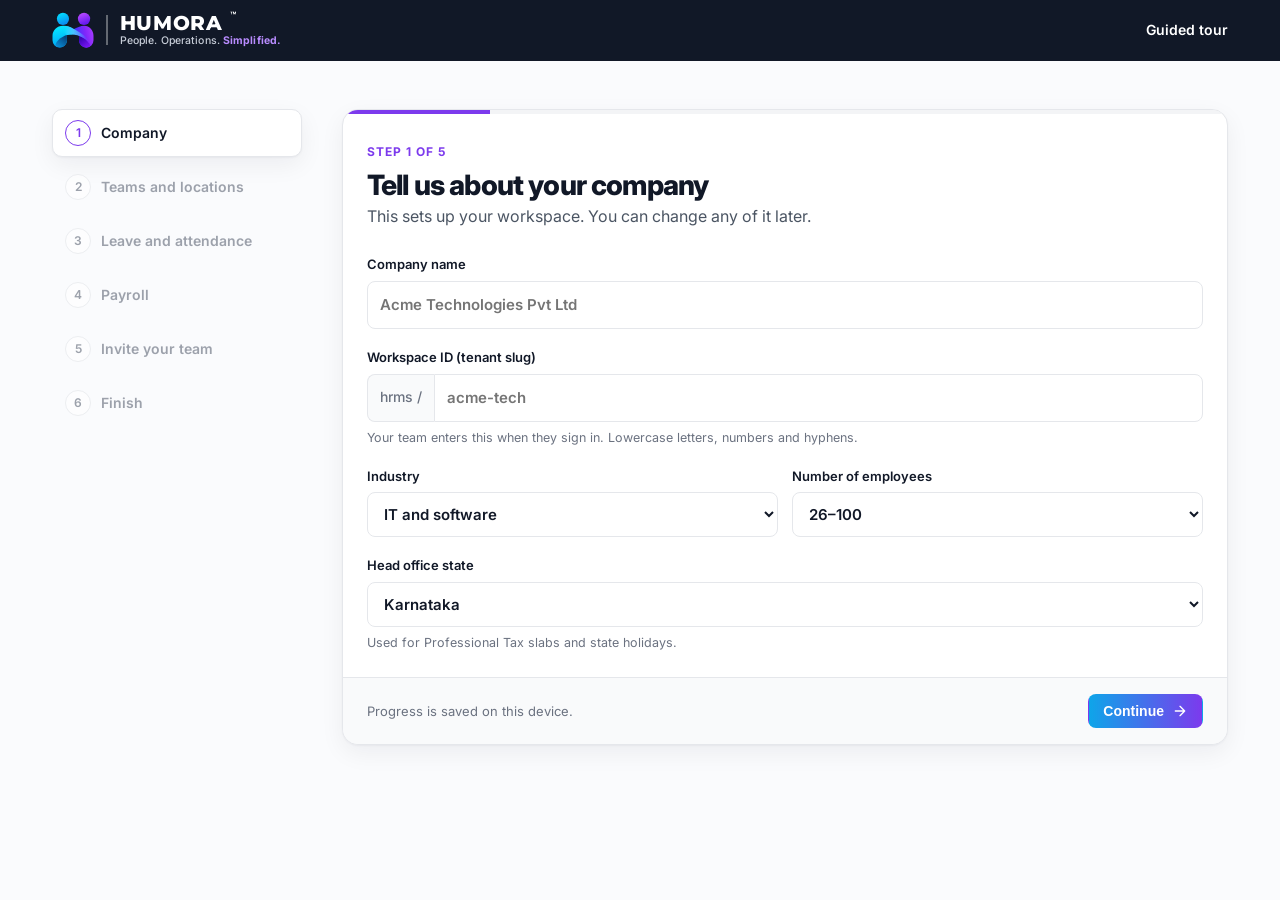
<file: onboarding.html>
<!doctype html>
<html lang="en-IN">
<head>
<meta charset="utf-8">
<meta name="viewport" content="width=device-width, initial-scale=1">
<title>Set up your company · Humora</title>
<meta name="description" content="Set up your company in Humora: departments, leave policy, payroll and team.">
<meta name="theme-color" content="#111827">
<link rel="preconnect" href="https://fonts.googleapis.com">
<link rel="preconnect" href="https://fonts.gstatic.com" crossorigin>
<link href="https://fonts.googleapis.com/css2?family=Inter:wght@400;500;600;700;800&family=Montserrat:wght@800&display=swap" rel="stylesheet">
<link rel="stylesheet" href="site.css">
<link rel="stylesheet" href="pages.css">
<link rel="icon" type="image/svg+xml" href="assets/humora-mark.svg">
<link rel="apple-touch-icon" href="assets/humora-mark.png">
</head>
<body>
<svg width="0" height="0" style="position:absolute" aria-hidden="true">
  <defs>
    <symbol id="i-user" viewBox="0 0 24 24" fill="none" stroke="currentColor" stroke-width="2" stroke-linecap="round" stroke-linejoin="round"><path d="M19 21v-2a4 4 0 0 0-4-4H9a4 4 0 0 0-4 4v2"/><circle cx="12" cy="7" r="4"/></symbol>
    <symbol id="i-users" viewBox="0 0 24 24" fill="none" stroke="currentColor" stroke-width="2" stroke-linecap="round" stroke-linejoin="round"><path d="M16 21v-2a4 4 0 0 0-4-4H6a4 4 0 0 0-4 4v2"/><circle cx="9" cy="7" r="4"/><path d="M22 21v-2a4 4 0 0 0-3-3.87M16 3.13a4 4 0 0 1 0 7.75"/></symbol>
    <symbol id="i-check" viewBox="0 0 24 24" fill="none" stroke="currentColor" stroke-width="2.4" stroke-linecap="round" stroke-linejoin="round"><path d="M20 6 9 17l-5-5"/></symbol>
    <symbol id="i-check-c" viewBox="0 0 24 24" fill="none" stroke="currentColor" stroke-width="2" stroke-linecap="round" stroke-linejoin="round"><circle cx="12" cy="12" r="10"/><path d="m9 12 2 2 4-4"/></symbol>
    <symbol id="i-x" viewBox="0 0 24 24" fill="none" stroke="currentColor" stroke-width="2" stroke-linecap="round"><circle cx="12" cy="12" r="10"/><path d="m15 9-6 6M9 9l6 6"/></symbol>
    <symbol id="i-arrow" viewBox="0 0 24 24" fill="none" stroke="currentColor" stroke-width="2" stroke-linecap="round" stroke-linejoin="round"><path d="M5 12h14M12 5l7 7-7 7"/></symbol>
    <symbol id="i-clock" viewBox="0 0 24 24" fill="none" stroke="currentColor" stroke-width="2" stroke-linecap="round" stroke-linejoin="round"><circle cx="12" cy="12" r="10"/><path d="M12 6v6l4 2"/></symbol>
    <symbol id="i-cal" viewBox="0 0 24 24" fill="none" stroke="currentColor" stroke-width="2" stroke-linecap="round" stroke-linejoin="round"><rect x="3" y="4" width="18" height="18" rx="2"/><path d="M16 2v4M8 2v4M3 10h18"/></symbol>
    <symbol id="i-rupee" viewBox="0 0 24 24" fill="none" stroke="currentColor" stroke-width="2" stroke-linecap="round" stroke-linejoin="round"><path d="M6 3h12M6 8h12M6 13l8.5 8M6 13h3a5 5 0 0 0 0-10"/></symbol>
    <symbol id="i-building" viewBox="0 0 24 24" fill="none" stroke="currentColor" stroke-width="2" stroke-linecap="round" stroke-linejoin="round"><rect x="4" y="2" width="16" height="20" rx="2"/><path d="M9 22v-4h6v4M8 6h.01M16 6h.01M12 6h.01M12 10h.01M12 14h.01M16 10h.01M16 14h.01M8 10h.01M8 14h.01"/></symbol>
    <symbol id="i-grid" viewBox="0 0 24 24" fill="none" stroke="currentColor" stroke-width="2" stroke-linecap="round" stroke-linejoin="round"><rect x="3" y="3" width="7" height="7" rx="1"/><rect x="14" y="3" width="7" height="7" rx="1"/><rect x="14" y="14" width="7" height="7" rx="1"/><rect x="3" y="14" width="7" height="7" rx="1"/></symbol>
    <symbol id="i-shield" viewBox="0 0 24 24" fill="none" stroke="currentColor" stroke-width="2" stroke-linecap="round" stroke-linejoin="round"><path d="M12 22s8-4 8-10V5l-8-3-8 3v7c0 6 8 10 8 10z"/><path d="m9 12 2 2 4-4"/></symbol>
    <symbol id="i-lock" viewBox="0 0 24 24" fill="none" stroke="currentColor" stroke-width="2" stroke-linecap="round" stroke-linejoin="round"><rect x="3" y="11" width="18" height="11" rx="2"/><path d="M7 11V7a5 5 0 0 1 10 0v4"/></symbol>
    <symbol id="i-pin" viewBox="0 0 24 24" fill="none" stroke="currentColor" stroke-width="2" stroke-linecap="round" stroke-linejoin="round"><path d="M20 10c0 6-8 12-8 12s-8-6-8-12a8 8 0 0 1 16 0Z"/><circle cx="12" cy="10" r="3"/></symbol>
    <symbol id="i-file" viewBox="0 0 24 24" fill="none" stroke="currentColor" stroke-width="2" stroke-linecap="round" stroke-linejoin="round"><path d="M14 2H6a2 2 0 0 0-2 2v16a2 2 0 0 0 2 2h12a2 2 0 0 0 2-2V8z"/><path d="M14 2v6h6M16 13H8M16 17H8M10 9H8"/></symbol>
    <symbol id="i-chart" viewBox="0 0 24 24" fill="none" stroke="currentColor" stroke-width="2" stroke-linecap="round" stroke-linejoin="round"><path d="M3 3v18h18"/><path d="m19 9-5 5-4-4-3 3"/></symbol>
    <symbol id="i-plus" viewBox="0 0 24 24" fill="none" stroke="currentColor" stroke-width="2" stroke-linecap="round"><path d="M12 5v14M5 12h14"/></symbol>
    <symbol id="i-alert" viewBox="0 0 24 24" fill="none" stroke="currentColor" stroke-width="2" stroke-linecap="round" stroke-linejoin="round"><circle cx="12" cy="12" r="10"/><path d="M12 8v4M12 16h.01"/></symbol>
    <symbol id="i-layers" viewBox="0 0 24 24" fill="none" stroke="currentColor" stroke-width="2" stroke-linecap="round" stroke-linejoin="round"><path d="m12 2 10 5-10 5L2 7l10-5zM2 17l10 5 10-5M2 12l10 5 10-5"/></symbol>
  </defs>
</svg>

<header class="topbar">
  <div class="container">
    <nav class="nav" aria-label="Main">
      <a href="index.html" class="logo" aria-label="Humora home"><img class="logo-img" src="assets/humora-mark.svg" alt="" width="42" height="36"><span class="logo-sep" aria-hidden="true"></span><span class="logo-text"><span class="logo-word">HUMORA<sup>™</sup></span><small class="logo-tag">People. Operations. <b>Simplified.</b></small></span></a>
      <div class="right"><span class="hide-sm" id="who"></span><a href="tour.html">Guided tour</a></div>
    </nav>
  </div>
</header>

<main class="container">
  <div class="wiz">
    <ol class="wiz-rail" id="rail" aria-label="Setup steps">
      <li><button type="button" data-go="0"><span class="n">1</span>Company</button></li>
      <li><button type="button" data-go="1"><span class="n">2</span>Teams and locations</button></li>
      <li><button type="button" data-go="2"><span class="n">3</span>Leave and attendance</button></li>
      <li><button type="button" data-go="3"><span class="n">4</span>Payroll</button></li>
      <li><button type="button" data-go="4"><span class="n">5</span>Invite your team</button></li>
      <li><button type="button" data-go="5"><span class="n">6</span>Finish</button></li>
    </ol>

    <div class="wiz-card">
      <div class="progress"><i id="bar" style="width:16%"></i></div>

      <!-- Step 1: Company -->
      <section class="step" data-step="0">
        <div class="wiz-head"><span class="kicker">Step 1 of 5</span><h2>Tell us about your company</h2><p>This sets up your workspace. You can change any of it later.</p></div>
        <div class="wiz-body">
          <div class="field"><label for="o-legal">Company name</label><input id="o-legal" data-k="company.name" placeholder="Acme Technologies Pvt Ltd"></div>
          <div class="field">
            <label for="o-slug">Workspace ID (tenant slug)</label>
            <div class="prefix"><span>hrms /</span><input id="o-slug" data-k="company.slug" placeholder="acme-tech"></div>
            <span class="hint">Your team enters this when they sign in. Lowercase letters, numbers and hyphens.</span>
          </div>
          <div class="two">
            <div class="field"><label for="o-industry">Industry</label>
              <select id="o-industry" data-k="company.industry">
                <option>IT and software</option><option>Manufacturing</option><option>Retail</option><option>Healthcare</option><option>Education</option><option>Financial services</option><option>Hospitality</option><option>Logistics</option><option>Professional services</option><option>Other</option>
              </select></div>
            <div class="field"><label for="o-size">Number of employees</label>
              <select id="o-size" data-k="company.size"><option>1–25</option><option selected>26–100</option><option>101–300</option><option>300+</option></select></div>
          </div>
          <div class="field"><label for="o-state">Head office state</label>
            <select id="o-state" data-k="company.state">
              <option>Andhra Pradesh</option><option>Assam</option><option>Bihar</option><option>Chhattisgarh</option><option>Delhi</option><option>Goa</option><option>Gujarat</option><option>Haryana</option><option>Jharkhand</option><option selected>Karnataka</option><option>Kerala</option><option>Madhya Pradesh</option><option>Maharashtra</option><option>Odisha</option><option>Punjab</option><option>Rajasthan</option><option>Tamil Nadu</option><option>Telangana</option><option>Uttar Pradesh</option><option>Uttarakhand</option><option>West Bengal</option><option>Other</option>
            </select>
            <span class="hint">Used for Professional Tax slabs and state holidays.</span></div>
        </div>
      </section>

      <!-- Step 2: Teams -->
      <section class="step" data-step="1" hidden>
        <div class="wiz-head"><span class="kicker">Step 2 of 5</span><h2>Departments and locations</h2><p>We've added common departments. Remove what you don't need and add your own.</p></div>
        <div class="wiz-body">
          <h3>Departments</h3>
          <div class="chips" id="dept-chips"></div>
          <div class="add-row"><input id="dept-in" placeholder="Add a department, e.g. Customer Support" aria-label="New department"><button type="button" class="btn btn-outline btn-sm" id="dept-add">Add</button></div>
          <h3 style="margin-top:8px">Office locations</h3>
          <div class="chips" id="loc-chips"></div>
          <div class="add-row"><input id="loc-in" placeholder="Add a location, e.g. Pune" aria-label="New location"><button type="button" class="btn btn-outline btn-sm" id="loc-add">Add</button></div>
        </div>
      </section>

      <!-- Step 3: Leave & attendance -->
      <section class="step" data-step="2" hidden>
        <div class="wiz-head"><span class="kicker">Step 3 of 5</span><h2>Leave and attendance</h2><p>Set yearly leave, working days and office hours. Balances are credited to each employee's leave ledger.</p></div>
        <div class="wiz-body">
          <h3>Leave per year</h3>
          <div class="leave-grid">
            <div class="field"><label for="o-cl">Casual leave</label><input id="o-cl" type="number" min="0" max="60" data-k="leave.cl"><span class="hint">Days per year</span></div>
            <div class="field"><label for="o-sl">Sick leave</label><input id="o-sl" type="number" min="0" max="60" data-k="leave.sl"><span class="hint">Days per year</span></div>
            <div class="field"><label for="o-el">Earned leave</label><input id="o-el" type="number" min="0" max="60" data-k="leave.el"><span class="hint">Days per year, carried forward</span></div>
          </div>
          <h3>Weekly off</h3>
          <div class="days" id="days"></div>
          <div class="two">
            <div class="field"><label for="o-start">Office starts</label><input id="o-start" type="time" data-k="att.start"></div>
            <div class="field"><label for="o-end">Office ends</label><input id="o-end" type="time" data-k="att.end"></div>
          </div>
          <div class="field"><label for="o-grace">Late mark after</label>
            <select id="o-grace" data-k="att.grace"><option value="0">On time, no grace</option><option value="10">10 minutes</option><option value="15" selected>15 minutes</option><option value="30">30 minutes</option></select></div>
          <label class="toggle"><input type="checkbox" data-k="leave.holidays"><div><b>Add India's national holidays</b><span>Republic Day, Independence Day, Gandhi Jayanti and festival holidays for the year.</span></div></label>
        </div>
      </section>

      <!-- Step 4: Payroll -->
      <section class="step" data-step="3" hidden>
        <div class="wiz-head"><span class="kicker">Step 4 of 5</span><h2>Payroll and compliance</h2><p>Choose when you pay and which statutory deductions apply. Humora calculates them on every pay run.</p></div>
        <div class="wiz-body">
          <div class="two">
            <div class="field"><label for="o-payday">Salary paid on</label>
              <select id="o-payday" data-k="pay.day"><option value="last">Last working day of the month</option><option value="1">1st of next month</option><option value="5">5th of next month</option><option value="7">7th of next month</option><option value="10">10th of next month</option></select></div>
            <div class="field"><label for="o-cutoff">Attendance cut-off</label>
              <select id="o-cutoff" data-k="pay.cutoff"><option value="end">End of the month</option><option value="25">25th of the month</option><option value="20">20th of the month</option></select>
              <span class="hint">Days after the cut-off count in next month's pay.</span></div>
          </div>
          <div class="field"><label for="o-struct">Default salary structure</label>
            <select id="o-struct" data-k="pay.structure"><option>Standard Tech CTC (Basic 40%, HRA 20%, Special allowance)</option><option>Manufacturing CTC (Basic 50%, HRA 10%, Conveyance)</option><option>Simple CTC (Basic 50%, HRA 25%, Other)</option><option>I'll set up my own</option></select></div>
          <h3>Statutory deductions</h3>
          <div class="toggles">
            <label class="toggle"><input type="checkbox" data-k="stat.epf"><div><b>EPF</b><span>12% employee and employer provident fund.</span></div></label>
            <label class="toggle"><input type="checkbox" data-k="stat.esi"><div><b>ESI</b><span>For employees earning up to ₹21,000 a month.</span></div></label>
            <label class="toggle"><input type="checkbox" data-k="stat.pt"><div><b>Professional Tax</b><span id="pt-state">As per your head office state's slabs.</span></div></label>
            <label class="toggle"><input type="checkbox" data-k="stat.tds"><div><b>TDS on salary</b><span>Monthly tax deduction under the chosen tax regime.</span></div></label>
          </div>
        </div>
      </section>

      <!-- Step 5: Invite -->
      <section class="step" data-step="4" hidden>
        <div class="wiz-head"><span class="kicker">Step 5 of 5</span><h2>Invite your team</h2><p>Add the people who will help run HR. Everyone signs in as themselves, and their role decides what they can see.</p></div>
        <div class="wiz-body">
          <div id="invites" class="stack"></div>
          <button type="button" class="link-btn" id="add-invite"><svg><use href="#i-plus"/></svg>Add another person</button>
          <p class="hint" style="color:var(--subtle);font-size:13.5px">You can skip this and invite people later, or bring in all employees at once from a spreadsheet after setup.</p>
        </div>
      </section>

      <!-- Finish -->
      <section class="step" data-step="5" hidden>
        <div class="wiz-body">
          <div class="done-hero">
            <div class="big"><svg><use href="#i-check"/></svg></div>
            <h2>Your setup is ready</h2>
            <p>Send it to our team and we'll create your company workspace with these settings. Your 14-day trial starts the day your workspace goes live.</p>
          </div>
          <div class="summary" id="summary"></div>
          <div class="next-grid">
            <button type="button" class="next" id="send-setup"><b>Send my setup</b><span>Opens your email app with the setup filled in, addressed to our team.</span><span class="go">Send setup <svg><use href="#i-arrow"/></svg></span></button>
            <a class="next" href="tour.html"><b>Take the guided tour</b><span>See how attendance, leave and payroll work in the demo company while you wait.</span><span class="go">Start the tour <svg><use href="#i-arrow"/></svg></span></a>
            <a class="next" href="https://hrms-updated-25-09-2026.onrender.com/login"><b>Open the live demo</b><span>Sign in with a demo account: Company Admin, HR Admin, Manager or Employee.</span><span class="go">Open Humora <svg><use href="#i-arrow"/></svg></span></a>
            <a class="next" href="index.html#contact"><b>Book assisted onboarding</b><span>We set up your salary structures, leave policies and employee import with you.</span><span class="go">Talk to us <svg><use href="#i-arrow"/></svg></span></a>
          </div>
          <p class="status-msg" id="send-msg" role="status" hidden></p>
        </div>
      </section>

      <div class="wiz-foot" id="foot">
        <span class="left" id="saved">Progress is saved on this device.</span>
        <div class="btns">
          <button type="button" class="btn btn-outline btn-sm" id="back">Back</button>
          <button type="button" class="btn btn-primary btn-sm" id="next">Continue <svg><use href="#i-arrow"/></svg></button>
        </div>
      </div>
    </div>
  </div>
</main>

<script>
const CONTACT_EMAIL='your-email@example.com'; // TODO: replace with your onboarding / sales email
const KEY='hrms_onboarding';
const load=()=>{try{return JSON.parse(localStorage.getItem(KEY))||{}}catch(e){return{}}};
const persist=()=>{try{localStorage.setItem(KEY,JSON.stringify(S))}catch(e){}};

const DEFAULTS={
  company:{name:'',slug:'',industry:'IT and software',size:'26–100',state:'Karnataka'},
  depts:['Engineering','Sales','Operations','HR & Finance'],
  locs:['Bengaluru'],
  leave:{cl:12,sl:12,el:15,holidays:true},
  att:{start:'09:30',end:'18:30',grace:'15',off:['Sat','Sun']},
  pay:{day:'last',cutoff:'end',structure:'Standard Tech CTC (Basic 40%, HRA 20%, Special allowance)'},
  stat:{epf:true,esi:true,pt:true,tds:true},
  invites:[{email:'',role:'HR Admin'}],
  step:0,maxStep:0
};
const saved=load();
const S=Object.assign(structuredClone(DEFAULTS),saved);
for(const k of ['company','leave','att','pay','stat'])S[k]=Object.assign({},DEFAULTS[k],saved[k]||{});
if(S.account&&!S.company.name)S.company.name=S.account.company||'';
if(S.account)document.getElementById('who').textContent=S.account.name?`Signed up as ${S.account.name}`:'';

const slugify=s=>s.toLowerCase().replace(/\b(pvt|private|ltd|limited|llp|inc)\b\.?/g,'').replace(/[^a-z0-9]+/g,'-').replace(/^-+|-+$/g,'').slice(0,30);
if(!S.company.slug&&S.company.name)S.company.slug=slugify(S.company.name);

// bind simple fields
const get=p=>p.split('.').reduce((o,k)=>o?.[k],S);
const set=(p,v)=>{const ks=p.split('.');ks.slice(0,-1).reduce((o,k)=>o[k],S)[ks.at(-1)]=v;persist()};
document.querySelectorAll('[data-k]').forEach(el=>{
  const v=get(el.dataset.k);
  if(el.type==='checkbox')el.checked=!!v;else if(v!==undefined)el.value=v;
  el.addEventListener(el.type==='checkbox'||el.tagName==='SELECT'?'change':'input',()=>{
    set(el.dataset.k,el.type==='checkbox'?el.checked:el.type==='number'?Number(el.value):el.value);
    if(el.dataset.k==='company.state')ptText();
  });
});
const nameIn=document.getElementById('o-legal'),slugIn=document.getElementById('o-slug');
let slugTouched=!!saved.company?.slug;
nameIn.addEventListener('input',()=>{if(!slugTouched){slugIn.value=slugify(nameIn.value);set('company.slug',slugIn.value)}});
slugIn.addEventListener('input',()=>{slugTouched=true;slugIn.value=slugIn.value.toLowerCase().replace(/[^a-z0-9-]/g,'');set('company.slug',slugIn.value)});
function ptText(){document.getElementById('pt-state').textContent=`As per ${S.company.state} slabs.`}
ptText();

// chips
function chips(listKey,boxId,inId,btnId){
  const box=document.getElementById(boxId),inp=document.getElementById(inId);
  const draw=()=>{box.innerHTML='';S[listKey].forEach((t,i)=>{const c=document.createElement('span');c.className='chip';c.textContent=t;const b=document.createElement('button');b.type='button';b.setAttribute('aria-label','Remove '+t);b.textContent='×';b.onclick=()=>{S[listKey].splice(i,1);persist();draw()};c.append(b);box.append(c)})};
  const add=()=>{const v=inp.value.trim();if(v&&!S[listKey].includes(v)){S[listKey].push(v);persist();draw()}inp.value='';inp.focus()};
  document.getElementById(btnId).onclick=add;
  inp.addEventListener('keydown',e=>{if(e.key==='Enter'){e.preventDefault();add()}});
  draw();
}
chips('depts','dept-chips','dept-in','dept-add');
chips('locs','loc-chips','loc-in','loc-add');

// weekly off
const daysBox=document.getElementById('days');
['Mon','Tue','Wed','Thu','Fri','Sat','Sun'].forEach(d=>{
  const l=document.createElement('label');l.innerHTML=`<input type="checkbox" value="${d}"><span>${d}</span>`;
  const cb=l.querySelector('input');cb.checked=S.att.off.includes(d);
  cb.onchange=()=>{S.att.off=cb.checked?[...S.att.off,d]:S.att.off.filter(x=>x!==d);persist()};
  daysBox.append(l);
});

// invites
const inv=document.getElementById('invites');
const ROLES=['Company Admin','HR Admin','Manager','Employee'];
function drawInvites(){
  inv.innerHTML='';
  S.invites.forEach((p,i)=>{
    const r=document.createElement('div');r.className='invite-row';
    r.innerHTML=`<input type="email" placeholder="colleague@company.in" aria-label="Email for person ${i+1}" id="inv-email-${i}"><select aria-label="Role for person ${i+1}" id="inv-role-${i}">${ROLES.map(x=>`<option>${x}</option>`).join('')}</select><button type="button" class="icon-btn" aria-label="Remove person ${i+1}">×</button>`;
    const [e,s,b]=r.children;e.value=p.email;s.value=p.role;
    e.oninput=()=>{p.email=e.value.trim();persist()};s.onchange=()=>{p.role=s.value;persist()};
    b.onclick=()=>{S.invites.splice(i,1);if(!S.invites.length)S.invites.push({email:'',role:'Employee'});persist();drawInvites()};
    inv.append(r);
  });
}
document.getElementById('add-invite').onclick=()=>{S.invites.push({email:'',role:'Manager'});persist();drawInvites();inv.querySelector('.invite-row:last-child input').focus()};
drawInvites();

// validation per step
function validate(step){
  if(step===0){
    const okN=S.company.name.trim().length>1,okS=/^[a-z0-9][a-z0-9-]{1,29}$/.test(S.company.slug);
    nameIn.setAttribute('aria-invalid',!okN);slugIn.setAttribute('aria-invalid',!okS);
    if(!okN){nameIn.focus();return false}if(!okS){slugIn.focus();return false}
  }
  if(step===4){
    const bad=S.invites.findIndex(p=>p.email&&!/^[^\s@]+@[^\s@]+\.[^\s@]+$/.test(p.email));
    if(bad>-1){const el=document.getElementById('inv-email-'+bad);el.setAttribute('aria-invalid','true');el.focus();return false}
  }
  return true;
}

// summary
const fmtPay={last:'Last working day','1':'1st of next month','5':'5th of next month','7':'7th of next month','10':'10th of next month'};
function summary(){
  const st=Object.entries(S.stat).filter(([,v])=>v).map(([k])=>({epf:'EPF',esi:'ESI',pt:'PT',tds:'TDS'}[k])).join(', ')||'None';
  const people=S.invites.filter(p=>p.email);
  const items=[
    ['Company',`${S.company.name} · ${S.company.size} employees · ${S.company.state}`],
    ['Workspace ID',S.company.slug],
    ['Departments',S.depts.join(', ')||'None yet'],
    ['Locations',S.locs.join(', ')||'None yet'],
    ['Leave per year',`CL ${S.leave.cl} · SL ${S.leave.sl} · EL ${S.leave.el}${S.leave.holidays?' · National holidays':''}`],
    ['Office hours',`${S.att.start}–${S.att.end} · Late after ${S.att.grace} min · Off: ${S.att.off.join(', ')||'none'}`],
    ['Payroll',`Paid ${fmtPay[S.pay.day]} · ${S.pay.structure.split(' (')[0]}`],
    ['Statutory',st],
    ['Team invites',people.length?people.map(p=>`${p.email} (${p.role})`).join(', '):'None yet']
  ];
  const box=document.getElementById('summary');box.innerHTML='';
  items.forEach(([k,v])=>{const d=document.createElement('div');d.innerHTML='<small></small><p></p>';d.children[0].textContent=k;d.children[1].textContent=v;box.append(d)});
  return items;
}
document.getElementById('send-setup').onclick=()=>{
  const lines=summary().map(([k,v])=>`${k}: ${v}`);
  const a=S.account||{};
  const body=`New Humora workspace request\n\nContact: ${a.name||''} · ${a.email||''} · +91 ${a.phone||''}\n\n${lines.join('\n')}`;
  location.href=`mailto:${CONTACT_EMAIL}?subject=${encodeURIComponent('Humora setup: '+S.company.name)}&body=${encodeURIComponent(body)}`;
  const m=document.getElementById('send-msg');m.hidden=false;m.textContent=`Your email app should open with your setup filled in. If it doesn't, write to ${CONTACT_EMAIL}.`;
};

// navigation
const steps=[...document.querySelectorAll('.step')],rail=[...document.querySelectorAll('#rail button')];
const back=document.getElementById('back'),next=document.getElementById('next'),foot=document.getElementById('foot');
let firstShow=true;
function show(i){
  S.step=i;S.maxStep=Math.max(S.maxStep||0,i);persist();
  steps.forEach((s,j)=>s.hidden=j!==i);
  rail.forEach((b,j)=>{b.toggleAttribute('aria-current',false);if(j===i)b.setAttribute('aria-current','step');b.classList.toggle('done',j!==i&&j<S.maxStep);b.disabled=j>S.maxStep;b.querySelector('.n').innerHTML=b.classList.contains('done')?'<svg><use href="#i-check"/></svg>':j+1});
  document.getElementById('bar').style.width=((i+1)/6*100)+'%';
  back.hidden=i===0;
  if(i===5){summary();foot.hidden=true}else{foot.hidden=false;next.innerHTML=i===4?'Finish setup <svg><use href="#i-arrow"/></svg>':'Continue <svg><use href="#i-arrow"/></svg>'}
  if(firstShow){firstShow=false;return}
  window.scrollTo({top:0,behavior:'smooth'});
  const h=steps[i].querySelector('h2');if(h){h.tabIndex=-1;h.focus({preventScroll:true})}
}
next.onclick=()=>{if(validate(S.step))show(S.step+1)};
back.onclick=()=>show(Math.max(0,S.step-1));
rail.forEach((b,j)=>b.onclick=()=>{if(j<=S.maxStep&&(j<=S.step||validate(S.step)))show(j)});
show(Math.min(S.step||0,5));
</script>
</body>
</html>
</file>
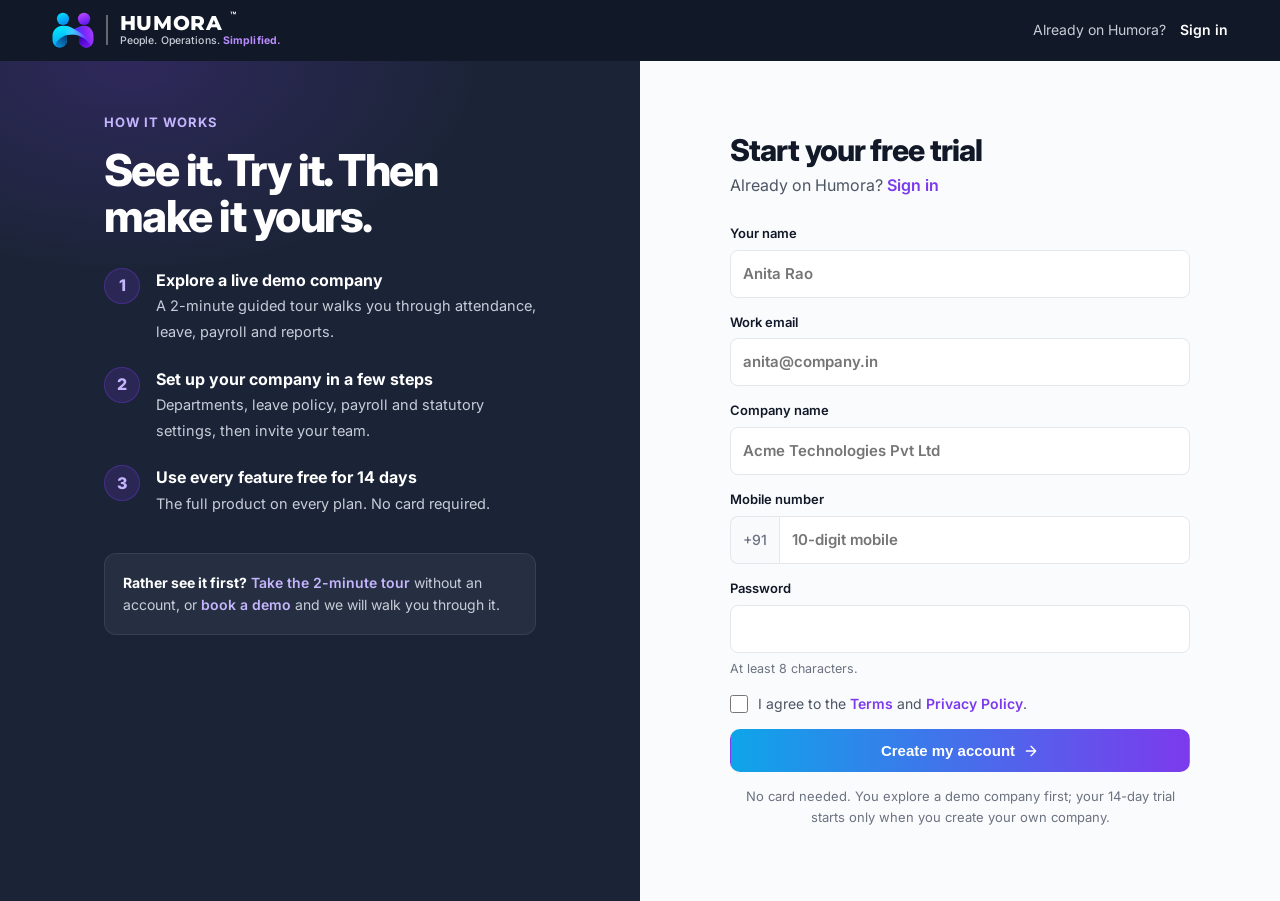
<file: signup.html>
<!doctype html>
<html lang="en-IN">
<head>
<meta charset="utf-8">
<meta name="viewport" content="width=device-width, initial-scale=1">
<title>Start your free trial · Humora</title>
<meta name="description" content="Start a 14-day free trial of Humora. No card required.">
<meta name="theme-color" content="#111827">
<link rel="preconnect" href="https://fonts.googleapis.com">
<link rel="preconnect" href="https://fonts.gstatic.com" crossorigin>
<link href="https://fonts.googleapis.com/css2?family=Inter:wght@400;500;600;700;800&family=Montserrat:wght@800&display=swap" rel="stylesheet">
<link rel="stylesheet" href="site.css">
<link rel="stylesheet" href="pages.css">
<link rel="icon" type="image/svg+xml" href="assets/humora-mark.svg">
<link rel="apple-touch-icon" href="assets/humora-mark.png">
</head>
<body>
<svg width="0" height="0" style="position:absolute" aria-hidden="true">
  <defs>
    <symbol id="i-user" viewBox="0 0 24 24" fill="none" stroke="currentColor" stroke-width="2" stroke-linecap="round" stroke-linejoin="round"><path d="M19 21v-2a4 4 0 0 0-4-4H9a4 4 0 0 0-4 4v2"/><circle cx="12" cy="7" r="4"/></symbol>
    <symbol id="i-users" viewBox="0 0 24 24" fill="none" stroke="currentColor" stroke-width="2" stroke-linecap="round" stroke-linejoin="round"><path d="M16 21v-2a4 4 0 0 0-4-4H6a4 4 0 0 0-4 4v2"/><circle cx="9" cy="7" r="4"/><path d="M22 21v-2a4 4 0 0 0-3-3.87M16 3.13a4 4 0 0 1 0 7.75"/></symbol>
    <symbol id="i-check" viewBox="0 0 24 24" fill="none" stroke="currentColor" stroke-width="2.4" stroke-linecap="round" stroke-linejoin="round"><path d="M20 6 9 17l-5-5"/></symbol>
    <symbol id="i-check-c" viewBox="0 0 24 24" fill="none" stroke="currentColor" stroke-width="2" stroke-linecap="round" stroke-linejoin="round"><circle cx="12" cy="12" r="10"/><path d="m9 12 2 2 4-4"/></symbol>
    <symbol id="i-x" viewBox="0 0 24 24" fill="none" stroke="currentColor" stroke-width="2" stroke-linecap="round"><circle cx="12" cy="12" r="10"/><path d="m15 9-6 6M9 9l6 6"/></symbol>
    <symbol id="i-arrow" viewBox="0 0 24 24" fill="none" stroke="currentColor" stroke-width="2" stroke-linecap="round" stroke-linejoin="round"><path d="M5 12h14M12 5l7 7-7 7"/></symbol>
    <symbol id="i-clock" viewBox="0 0 24 24" fill="none" stroke="currentColor" stroke-width="2" stroke-linecap="round" stroke-linejoin="round"><circle cx="12" cy="12" r="10"/><path d="M12 6v6l4 2"/></symbol>
    <symbol id="i-cal" viewBox="0 0 24 24" fill="none" stroke="currentColor" stroke-width="2" stroke-linecap="round" stroke-linejoin="round"><rect x="3" y="4" width="18" height="18" rx="2"/><path d="M16 2v4M8 2v4M3 10h18"/></symbol>
    <symbol id="i-rupee" viewBox="0 0 24 24" fill="none" stroke="currentColor" stroke-width="2" stroke-linecap="round" stroke-linejoin="round"><path d="M6 3h12M6 8h12M6 13l8.5 8M6 13h3a5 5 0 0 0 0-10"/></symbol>
    <symbol id="i-building" viewBox="0 0 24 24" fill="none" stroke="currentColor" stroke-width="2" stroke-linecap="round" stroke-linejoin="round"><rect x="4" y="2" width="16" height="20" rx="2"/><path d="M9 22v-4h6v4M8 6h.01M16 6h.01M12 6h.01M12 10h.01M12 14h.01M16 10h.01M16 14h.01M8 10h.01M8 14h.01"/></symbol>
    <symbol id="i-grid" viewBox="0 0 24 24" fill="none" stroke="currentColor" stroke-width="2" stroke-linecap="round" stroke-linejoin="round"><rect x="3" y="3" width="7" height="7" rx="1"/><rect x="14" y="3" width="7" height="7" rx="1"/><rect x="14" y="14" width="7" height="7" rx="1"/><rect x="3" y="14" width="7" height="7" rx="1"/></symbol>
    <symbol id="i-shield" viewBox="0 0 24 24" fill="none" stroke="currentColor" stroke-width="2" stroke-linecap="round" stroke-linejoin="round"><path d="M12 22s8-4 8-10V5l-8-3-8 3v7c0 6 8 10 8 10z"/><path d="m9 12 2 2 4-4"/></symbol>
    <symbol id="i-lock" viewBox="0 0 24 24" fill="none" stroke="currentColor" stroke-width="2" stroke-linecap="round" stroke-linejoin="round"><rect x="3" y="11" width="18" height="11" rx="2"/><path d="M7 11V7a5 5 0 0 1 10 0v4"/></symbol>
    <symbol id="i-pin" viewBox="0 0 24 24" fill="none" stroke="currentColor" stroke-width="2" stroke-linecap="round" stroke-linejoin="round"><path d="M20 10c0 6-8 12-8 12s-8-6-8-12a8 8 0 0 1 16 0Z"/><circle cx="12" cy="10" r="3"/></symbol>
    <symbol id="i-file" viewBox="0 0 24 24" fill="none" stroke="currentColor" stroke-width="2" stroke-linecap="round" stroke-linejoin="round"><path d="M14 2H6a2 2 0 0 0-2 2v16a2 2 0 0 0 2 2h12a2 2 0 0 0 2-2V8z"/><path d="M14 2v6h6M16 13H8M16 17H8M10 9H8"/></symbol>
    <symbol id="i-chart" viewBox="0 0 24 24" fill="none" stroke="currentColor" stroke-width="2" stroke-linecap="round" stroke-linejoin="round"><path d="M3 3v18h18"/><path d="m19 9-5 5-4-4-3 3"/></symbol>
    <symbol id="i-plus" viewBox="0 0 24 24" fill="none" stroke="currentColor" stroke-width="2" stroke-linecap="round"><path d="M12 5v14M5 12h14"/></symbol>
    <symbol id="i-alert" viewBox="0 0 24 24" fill="none" stroke="currentColor" stroke-width="2" stroke-linecap="round" stroke-linejoin="round"><circle cx="12" cy="12" r="10"/><path d="M12 8v4M12 16h.01"/></symbol>
    <symbol id="i-layers" viewBox="0 0 24 24" fill="none" stroke="currentColor" stroke-width="2" stroke-linecap="round" stroke-linejoin="round"><path d="m12 2 10 5-10 5L2 7l10-5zM2 17l10 5 10-5M2 12l10 5 10-5"/></symbol>
  </defs>
</svg>

<header class="topbar">
  <div class="container">
    <nav class="nav" aria-label="Main">
      <a href="index.html" class="logo" aria-label="Humora home"><img class="logo-img" src="assets/humora-mark.svg" alt="" width="42" height="36"><span class="logo-sep" aria-hidden="true"></span><span class="logo-text"><span class="logo-word">HUMORA<sup>™</sup></span><small class="logo-tag">People. Operations. <b>Simplified.</b></small></span></a>
      <div class="right"><span class="hide-sm">Already on Humora?</span><a href="https://hrms-updated-25-09-2026.onrender.com/login">Sign in</a></div>
    </nav>
  </div>
</header>

<main class="auth">
  <aside class="auth-side">
    <div class="inner">
      <span class="kicker">How it works</span>
      <h1>See it. Try it. Then make it yours.</h1>
      <ol class="steps">
        <li><div><b>Explore a live demo company</b><span>A 2-minute guided tour walks you through attendance, leave, payroll and reports.</span></div></li>
        <li><div><b>Set up your company in a few steps</b><span>Departments, leave policy, payroll and statutory settings, then invite your team.</span></div></li>
        <li><div><b>Use every feature free for 14 days</b><span>The full product on every plan. No card required.</span></div></li>
      </ol>
      <div class="auth-note">
        <b>Rather see it first?</b> <a href="tour.html">Take the 2-minute tour</a> without an account, or <a href="index.html#contact">book a demo</a> and we will walk you through it.
      </div>
    </div>
  </aside>

  <section class="auth-main">
    <div class="auth-card">
      <h2>Start your free trial</h2>
      <p class="muted">Already on Humora? <a href="https://hrms-updated-25-09-2026.onrender.com/login">Sign in</a></p>

      <form class="stack" id="signup" novalidate>
        <div class="field">
          <label for="s-name">Your name</label>
          <input id="s-name" name="name" autocomplete="name" required placeholder="Anita Rao">
          <span class="err" data-err="name" hidden>Enter your name.</span>
        </div>
        <div class="field">
          <label for="s-email">Work email</label>
          <input id="s-email" name="email" type="email" autocomplete="email" required placeholder="anita@company.in">
          <span class="err" data-err="email" hidden>Enter a valid work email.</span>
        </div>
        <div class="field">
          <label for="s-company">Company name</label>
          <input id="s-company" name="company" autocomplete="organization" required placeholder="Acme Technologies Pvt Ltd">
          <span class="err" data-err="company" hidden>Enter your company name.</span>
        </div>
        <div class="field">
          <label for="s-phone">Mobile number</label>
          <div class="prefix"><span>+91</span><input id="s-phone" name="phone" type="tel" inputmode="numeric" autocomplete="tel-national" maxlength="10" required placeholder="10-digit mobile"></div>
          <span class="err" data-err="phone" hidden>Enter a 10-digit mobile number.</span>
        </div>
        <div class="field">
          <label for="s-pass">Password</label>
          <input id="s-pass" name="password" type="password" autocomplete="new-password" required minlength="8">
          <span class="hint">At least 8 characters.</span>
          <span class="err" data-err="password" hidden>Use at least 8 characters.</span>
        </div>
        <label class="check"><input id="s-accept" name="accept" type="checkbox" required><span>I agree to the <a href="#">Terms</a> and <a href="#">Privacy Policy</a>.</span></label>
        <span class="err" data-err="accept" hidden style="color:var(--red);font-size:12.5px;margin-top:-8px">Please accept the Terms to continue.</span>
        <button class="btn btn-primary" type="submit">Create my account <svg><use href="#i-arrow"/></svg></button>
        <p class="fine">No card needed. You explore a demo company first; your 14-day trial starts only when you create your own company.</p>
      </form>
    </div>
  </section>
</main>

<script>
const KEY='hrms_onboarding';
const save=d=>{try{localStorage.setItem(KEY,JSON.stringify(d))}catch(e){}};
const form=document.getElementById('signup');
const checks={
  name:v=>v.trim().length>1,
  email:v=>/^[^\s@]+@[^\s@]+\.[^\s@]+$/.test(v.trim()),
  company:v=>v.trim().length>1,
  phone:v=>/^[6-9]\d{9}$/.test(v.trim()),
  password:v=>v.length>=8
};
const phone=document.getElementById('s-phone');
phone.addEventListener('input',()=>{phone.value=phone.value.replace(/\D/g,'').slice(0,10)});
form.addEventListener('submit',e=>{
  e.preventDefault();
  let first=null;
  for(const [k,fn] of Object.entries(checks)){
    const el=form.elements[k],ok=fn(el.value);
    el.setAttribute('aria-invalid',!ok);
    form.querySelector(`[data-err="${k}"]`).hidden=ok;
    if(!ok&&!first)first=el;
  }
  const acc=form.elements.accept.checked;
  form.querySelector('[data-err="accept"]').hidden=acc;
  if(!acc&&!first)first=form.elements.accept;
  if(first){first.focus();return}
  // The password is never stored by this page.
  save({account:{name:form.elements.name.value.trim(),email:form.elements.email.value.trim(),company:form.elements.company.value.trim(),phone:form.elements.phone.value.trim()},step:0});
  location.href='onboarding.html';
});
</script>
</body>
</html>
</file>
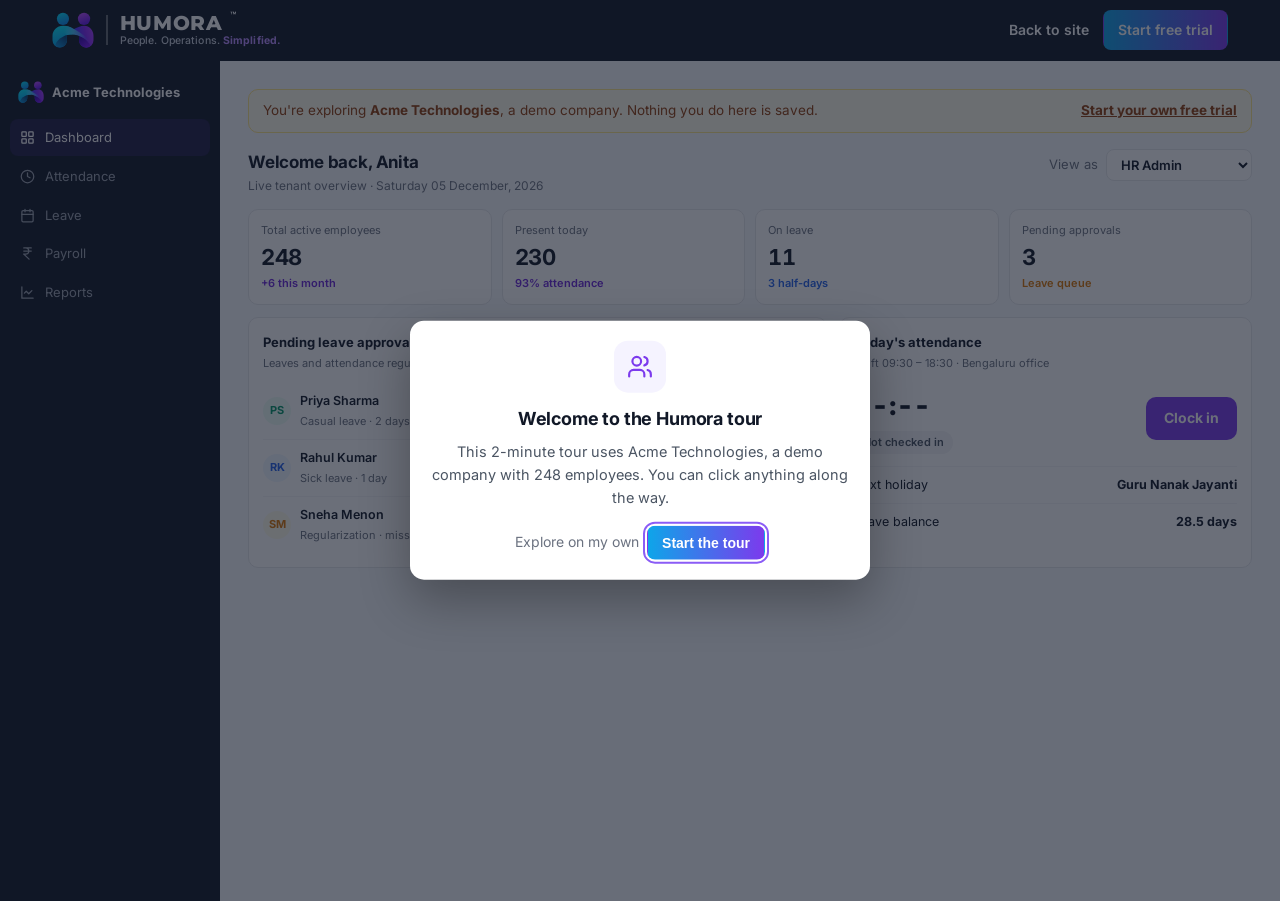
<file: tour.html>
<!doctype html>
<html lang="en-IN">
<head>
<meta charset="utf-8">
<meta name="viewport" content="width=device-width, initial-scale=1">
<title>Guided tour · Humora</title>
<meta name="description" content="A 2-minute guided tour of Humora, using a demo company.">
<meta name="theme-color" content="#111827">
<link rel="preconnect" href="https://fonts.googleapis.com">
<link rel="preconnect" href="https://fonts.gstatic.com" crossorigin>
<link href="https://fonts.googleapis.com/css2?family=Inter:wght@400;500;600;700;800&family=Montserrat:wght@800&display=swap" rel="stylesheet">
<link rel="stylesheet" href="site.css">
<link rel="stylesheet" href="pages.css">
<link rel="icon" type="image/svg+xml" href="assets/humora-mark.svg">
<link rel="apple-touch-icon" href="assets/humora-mark.png">
</head>
<body class="tour-page">
<svg width="0" height="0" style="position:absolute" aria-hidden="true">
  <defs>
    <symbol id="i-user" viewBox="0 0 24 24" fill="none" stroke="currentColor" stroke-width="2" stroke-linecap="round" stroke-linejoin="round"><path d="M19 21v-2a4 4 0 0 0-4-4H9a4 4 0 0 0-4 4v2"/><circle cx="12" cy="7" r="4"/></symbol>
    <symbol id="i-users" viewBox="0 0 24 24" fill="none" stroke="currentColor" stroke-width="2" stroke-linecap="round" stroke-linejoin="round"><path d="M16 21v-2a4 4 0 0 0-4-4H6a4 4 0 0 0-4 4v2"/><circle cx="9" cy="7" r="4"/><path d="M22 21v-2a4 4 0 0 0-3-3.87M16 3.13a4 4 0 0 1 0 7.75"/></symbol>
    <symbol id="i-check" viewBox="0 0 24 24" fill="none" stroke="currentColor" stroke-width="2.4" stroke-linecap="round" stroke-linejoin="round"><path d="M20 6 9 17l-5-5"/></symbol>
    <symbol id="i-check-c" viewBox="0 0 24 24" fill="none" stroke="currentColor" stroke-width="2" stroke-linecap="round" stroke-linejoin="round"><circle cx="12" cy="12" r="10"/><path d="m9 12 2 2 4-4"/></symbol>
    <symbol id="i-x" viewBox="0 0 24 24" fill="none" stroke="currentColor" stroke-width="2" stroke-linecap="round"><circle cx="12" cy="12" r="10"/><path d="m15 9-6 6M9 9l6 6"/></symbol>
    <symbol id="i-arrow" viewBox="0 0 24 24" fill="none" stroke="currentColor" stroke-width="2" stroke-linecap="round" stroke-linejoin="round"><path d="M5 12h14M12 5l7 7-7 7"/></symbol>
    <symbol id="i-clock" viewBox="0 0 24 24" fill="none" stroke="currentColor" stroke-width="2" stroke-linecap="round" stroke-linejoin="round"><circle cx="12" cy="12" r="10"/><path d="M12 6v6l4 2"/></symbol>
    <symbol id="i-cal" viewBox="0 0 24 24" fill="none" stroke="currentColor" stroke-width="2" stroke-linecap="round" stroke-linejoin="round"><rect x="3" y="4" width="18" height="18" rx="2"/><path d="M16 2v4M8 2v4M3 10h18"/></symbol>
    <symbol id="i-rupee" viewBox="0 0 24 24" fill="none" stroke="currentColor" stroke-width="2" stroke-linecap="round" stroke-linejoin="round"><path d="M6 3h12M6 8h12M6 13l8.5 8M6 13h3a5 5 0 0 0 0-10"/></symbol>
    <symbol id="i-building" viewBox="0 0 24 24" fill="none" stroke="currentColor" stroke-width="2" stroke-linecap="round" stroke-linejoin="round"><rect x="4" y="2" width="16" height="20" rx="2"/><path d="M9 22v-4h6v4M8 6h.01M16 6h.01M12 6h.01M12 10h.01M12 14h.01M16 10h.01M16 14h.01M8 10h.01M8 14h.01"/></symbol>
    <symbol id="i-grid" viewBox="0 0 24 24" fill="none" stroke="currentColor" stroke-width="2" stroke-linecap="round" stroke-linejoin="round"><rect x="3" y="3" width="7" height="7" rx="1"/><rect x="14" y="3" width="7" height="7" rx="1"/><rect x="14" y="14" width="7" height="7" rx="1"/><rect x="3" y="14" width="7" height="7" rx="1"/></symbol>
    <symbol id="i-shield" viewBox="0 0 24 24" fill="none" stroke="currentColor" stroke-width="2" stroke-linecap="round" stroke-linejoin="round"><path d="M12 22s8-4 8-10V5l-8-3-8 3v7c0 6 8 10 8 10z"/><path d="m9 12 2 2 4-4"/></symbol>
    <symbol id="i-lock" viewBox="0 0 24 24" fill="none" stroke="currentColor" stroke-width="2" stroke-linecap="round" stroke-linejoin="round"><rect x="3" y="11" width="18" height="11" rx="2"/><path d="M7 11V7a5 5 0 0 1 10 0v4"/></symbol>
    <symbol id="i-pin" viewBox="0 0 24 24" fill="none" stroke="currentColor" stroke-width="2" stroke-linecap="round" stroke-linejoin="round"><path d="M20 10c0 6-8 12-8 12s-8-6-8-12a8 8 0 0 1 16 0Z"/><circle cx="12" cy="10" r="3"/></symbol>
    <symbol id="i-file" viewBox="0 0 24 24" fill="none" stroke="currentColor" stroke-width="2" stroke-linecap="round" stroke-linejoin="round"><path d="M14 2H6a2 2 0 0 0-2 2v16a2 2 0 0 0 2 2h12a2 2 0 0 0 2-2V8z"/><path d="M14 2v6h6M16 13H8M16 17H8M10 9H8"/></symbol>
    <symbol id="i-chart" viewBox="0 0 24 24" fill="none" stroke="currentColor" stroke-width="2" stroke-linecap="round" stroke-linejoin="round"><path d="M3 3v18h18"/><path d="m19 9-5 5-4-4-3 3"/></symbol>
    <symbol id="i-plus" viewBox="0 0 24 24" fill="none" stroke="currentColor" stroke-width="2" stroke-linecap="round"><path d="M12 5v14M5 12h14"/></symbol>
    <symbol id="i-alert" viewBox="0 0 24 24" fill="none" stroke="currentColor" stroke-width="2" stroke-linecap="round" stroke-linejoin="round"><circle cx="12" cy="12" r="10"/><path d="M12 8v4M12 16h.01"/></symbol>
    <symbol id="i-layers" viewBox="0 0 24 24" fill="none" stroke="currentColor" stroke-width="2" stroke-linecap="round" stroke-linejoin="round"><path d="m12 2 10 5-10 5L2 7l10-5zM2 17l10 5 10-5M2 12l10 5 10-5"/></symbol>
  </defs>
</svg>

<header class="topbar">
  <div class="container">
    <nav class="nav" aria-label="Main">
      <a href="index.html" class="logo" aria-label="Humora home"><img class="logo-img" src="assets/humora-mark.svg" alt="" width="42" height="36"><span class="logo-sep" aria-hidden="true"></span><span class="logo-text"><span class="logo-word">HUMORA<sup>™</sup></span><small class="logo-tag">People. Operations. <b>Simplified.</b></small></span></a>
      <div class="right"><a class="hide-sm" href="index.html">Back to site</a><a class="btn btn-primary btn-sm" href="https://hrms-updated-25-09-2026.onrender.com/" style="color:#fff">Start free trial</a></div>
    </nav>
  </div>
</header>

<div class="tour-app">
  <aside class="side" id="side-nav" aria-label="Demo app menu">
    <div class="brandline"><img class="brand-img" src="assets/humora-mark.svg" alt="" width="28" height="24">Acme Technologies</div>
    <a data-view="dash" class="on"><svg><use href="#i-grid"/></svg>Dashboard</a>
    <a data-view="att"><svg><use href="#i-clock"/></svg>Attendance</a>
    <a data-view="leave"><svg><use href="#i-cal"/></svg>Leave</a>
    <a data-view="pay" data-admin><svg><use href="#i-rupee"/></svg>Payroll</a>
    <a data-view="rep" data-admin><svg><use href="#i-chart"/></svg>Reports</a>
  </aside>

  <main class="main" id="main">
    <div class="demo-banner"><span>You're exploring <b>Acme Technologies</b>, a demo company. Nothing you do here is saved.</span><a href="https://hrms-updated-25-09-2026.onrender.com/">Start your own free trial</a></div>
    <div class="mob-nav" id="mob-nav" role="navigation" aria-label="Demo app menu">
      <button data-view="dash" aria-current="page">Dashboard</button>
      <button data-view="att">Attendance</button>
      <button data-view="leave">Leave</button>
      <button data-view="pay" data-admin>Payroll</button>
      <button data-view="rep" data-admin>Reports</button>
    </div>

    <!-- DASHBOARD -->
    <section class="view" data-v="dash">
      <div class="main-head">
        <div><h4 id="greet">Welcome back, Anita</h4><p>Live tenant overview · <span class="today"></span></p></div>
        <label class="role-switch" id="role">View as
          <select id="role-sel"><option>HR Admin</option><option>Company Admin</option><option>Manager</option><option>Employee</option></select>
        </label>
      </div>
      <div class="kpis" id="kpis">
        <div class="kpi"><small>Total active employees</small><b>248</b><div class="delta">+6 this month</div></div>
        <div class="kpi"><small>Present today</small><b id="present">230</b><div class="delta" id="present-pct">93% attendance</div></div>
        <div class="kpi"><small>On leave</small><b>11</b><div class="delta" style="color:var(--blue)">3 half-days</div></div>
        <div class="kpi"><small>Pending approvals</small><b id="pending">3</b><div class="delta" style="color:var(--amber)">Leave queue</div></div>
      </div>
      <div class="grid2">
        <div class="card" id="approvals">
          <h5>Pending leave approvals</h5>
          <div class="sub">Leaves and attendance regularizations awaiting action</div>
          <div id="appr-list"></div>
        </div>
        <div class="card" id="clock-card">
          <h5>Today's attendance</h5>
          <div class="sub">Shift 09:30 – 18:30 · Bengaluru office</div>
          <div class="clock">
            <div><div class="time" id="clock-time">--:--</div><span class="pill p-gray" id="clock-status">Not checked in</span></div>
            <button class="btn-clock" id="clock-btn" type="button">Clock in</button>
          </div>
          <div class="row" style="margin-top:12px"><span>Next holiday</span><b>Guru Nanak Jayanti</b></div>
          <div class="row"><span>Leave balance</span><b>28.5 days</b></div>
        </div>
      </div>
    </section>

    <!-- ATTENDANCE -->
    <section class="view" data-v="att" hidden>
      <div class="main-head"><div><h4>Attendance</h4><p>Your monthly snapshot</p></div><span class="pill p-green">Regularize a day</span></div>
      <div class="kpis">
        <div class="kpi"><small>Present days</small><b>3</b></div>
        <div class="kpi"><small>Worked hours</small><b>27.5</b></div>
        <div class="kpi"><small>Late marks</small><b>1</b></div>
        <div class="kpi"><small>LOP / absent</small><b>0</b></div>
      </div>
      <div class="card" id="att-cal">
        <h5 id="cal-title">This month</h5>
        <div class="sub">Tap a day to request a correction</div>
        <div class="cal" id="cal"></div>
        <div class="legend"><span><i style="background:var(--brand-400)"></i>Present</span><span><i style="background:var(--blue)"></i>Leave</span><span><i style="background:var(--red)"></i>Absent</span><span><i style="background:var(--amber)"></i>Holiday</span><span><i style="background:#E5E7EB"></i>Weekly off</span></div>
      </div>
    </section>

    <!-- LEAVE -->
    <section class="view" data-v="leave" hidden>
      <div class="main-head"><div><h4>Leave</h4><p>Ledger-derived live credits</p></div><button class="btn btn-primary btn-sm" type="button" id="apply-leave">+ Apply leave</button></div>
      <div class="kpis" id="leave-bal">
        <div class="kpi"><small>Casual leave</small><b id="cl-bal">6</b><div class="meter"><i id="cl-m" style="width:50%"></i></div></div>
        <div class="kpi"><small>Sick leave</small><b>8</b><div class="meter"><i style="width:67%"></i></div></div>
        <div class="kpi"><small>Earned leave</small><b>14.5</b><div class="meter"><i style="width:80%"></i></div></div>
        <div class="kpi"><small>Comp off</small><b>1</b><div class="meter"><i style="width:25%"></i></div></div>
      </div>
      <div class="card scroll-x" id="leave-hist">
        <h5>Your requests</h5><div class="sub">Every request and its status</div>
        <table class="table">
          <thead><tr><th>Type</th><th>Dates</th><th class="num">Days</th><th>Status</th></tr></thead>
          <tbody id="leave-rows">
            <tr><td>Sick leave</td><td>21 Oct</td><td class="num">1</td><td><span class="pill p-green">Approved</span></td></tr>
            <tr><td>Earned leave</td><td>02–06 Sep</td><td class="num">5</td><td><span class="pill p-green">Approved</span></td></tr>
            <tr><td>Casual leave</td><td>14 Aug</td><td class="num">1</td><td><span class="pill p-red">Rejected</span></td></tr>
          </tbody>
        </table>
      </div>
    </section>

    <!-- PAYROLL -->
    <section class="view" data-v="pay" hidden>
      <div class="main-head"><div><h4 id="pay-title">Payroll</h4><p>Active salary structure: Standard Tech CTC</p></div><button class="btn btn-primary btn-sm" type="button" id="run-pay">Run monthly payroll</button></div>
      <div class="kpis">
        <div class="kpi"><small>Employees in run</small><b>248</b></div>
        <div class="kpi"><small>Gross pay</small><b>₹1.42 Cr</b></div>
        <div class="kpi"><small>Statutory deductions</small><b>₹11.8 L</b></div>
        <div class="kpi"><small>Status</small><b id="pay-status" style="font-size:16px"><span class="pill p-amber">Draft</span></b></div>
      </div>
      <div class="card scroll-x" id="pay-table">
        <table class="table">
          <thead><tr><th>Employee</th><th class="num">Gross</th><th class="num">EPF</th><th class="num">ESI</th><th class="num">PT</th><th class="num">TDS</th><th class="num">Net pay</th></tr></thead>
          <tbody>
            <tr><td>Priya Sharma</td><td class="num">₹85,000</td><td class="num">₹1,800</td><td class="num">—</td><td class="num">₹200</td><td class="num">₹6,250</td><td class="num"><b>₹76,750</b></td></tr>
            <tr><td>Rahul Kumar</td><td class="num">₹62,500</td><td class="num">₹1,800</td><td class="num">—</td><td class="num">₹200</td><td class="num">₹2,900</td><td class="num"><b>₹57,600</b></td></tr>
            <tr><td>Sneha Menon</td><td class="num">₹1,20,000</td><td class="num">₹1,800</td><td class="num">—</td><td class="num">₹200</td><td class="num">₹13,400</td><td class="num"><b>₹1,04,600</b></td></tr>
            <tr><td>Arjun Patel</td><td class="num">₹19,800</td><td class="num">₹1,188</td><td class="num">₹149</td><td class="num">₹150</td><td class="num">—</td><td class="num"><b>₹18,313</b></td></tr>
          </tbody>
        </table>
      </div>
    </section>

    <!-- REPORTS -->
    <section class="view" data-v="rep" hidden>
      <div class="main-head"><div><h4>Reports</h4><p>Last month · All departments</p></div><div class="mini-btns" id="rep-export"><button class="exp" type="button">PDF</button><button class="exp" type="button">Excel</button><button class="exp" type="button">CSV</button></div></div>
      <div class="kpis">
        <div class="kpi"><small>Payroll cost</small><b>₹1.42 Cr</b><div class="delta">+2.1% vs last month</div></div>
        <div class="kpi"><small>Avg. attendance</small><b>92.4%</b><div class="delta">+0.8 pts</div></div>
        <div class="kpi"><small>Leave days taken</small><b>186</b></div>
        <div class="kpi"><small>Attrition</small><b>1.2%</b><div class="delta">3 exits</div></div>
      </div>
      <div class="card scroll-x">
        <table class="table">
          <thead><tr><th>Department</th><th class="num">Headcount</th><th class="num">Attendance</th><th class="num">Leave days</th><th class="num">Payroll cost</th></tr></thead>
          <tbody>
            <tr><td>Engineering</td><td class="num">112</td><td class="num">93.8%</td><td class="num">74</td><td class="num">₹78,40,000</td></tr>
            <tr><td>Sales</td><td class="num">46</td><td class="num">89.1%</td><td class="num">41</td><td class="num">₹24,15,000</td></tr>
            <tr><td>Operations</td><td class="num">58</td><td class="num">92.6%</td><td class="num">48</td><td class="num">₹26,10,000</td></tr>
            <tr><td>Finance &amp; HR</td><td class="num">32</td><td class="num">94.0%</td><td class="num">23</td><td class="num">₹13,35,000</td></tr>
          </tbody>
        </table>
      </div>
    </section>
  </main>
</div>

<button class="btn btn-primary restart" id="restart" type="button" hidden>Restart the tour</button>
<div class="toast" id="toast" role="status" aria-live="polite"></div>

<!-- Tour layers -->
<div class="tour-spot none" id="spot" hidden></div>
<div class="tour-pop" id="pop" role="dialog" aria-modal="false" aria-labelledby="pop-title" hidden>
  <div id="pop-ic"></div>
  <span class="count" id="pop-count"></span>
  <h3 id="pop-title"></h3>
  <p id="pop-text"></p>
  <div class="bar"><i id="pop-bar"></i></div>
  <div class="acts">
    <button class="skip" type="button" id="pop-skip">Skip tour</button>
    <div class="nb">
      <button class="btn btn-outline btn-sm" type="button" id="pop-back">Back</button>
      <button class="btn btn-primary btn-sm" type="button" id="pop-next">Next</button>
    </div>
  </div>
</div>

<script>
/* ---------- Demo app ---------- */
const $=s=>document.querySelector(s),$$=s=>[...document.querySelectorAll(s)];
const tour={on:false,i:0};
const toastEl=$('#toast');let tt;
function toast(m){toastEl.textContent=m;toastEl.classList.add('show');clearTimeout(tt);tt=setTimeout(()=>toastEl.classList.remove('show'),2400)}
const now=new Date();
const fmtDate=d=>d.toLocaleDateString('en-IN',{weekday:'long',day:'2-digit',month:'long',year:'numeric',timeZone:'Asia/Kolkata'});
const fmtTime=d=>d.toLocaleTimeString('en-IN',{hour:'2-digit',minute:'2-digit',timeZone:'Asia/Kolkata'});
$$('.today').forEach(e=>e.textContent=fmtDate(now));

let view='dash';
function go(v){
  view=v;
  $$('.view').forEach(s=>s.hidden=s.dataset.v!==v);
  $$('#side-nav [data-view]').forEach(a=>a.classList.toggle('on',a.dataset.view===v));
  $$('#mob-nav [data-view]').forEach(b=>{if(b.dataset.view===v)b.setAttribute('aria-current','page');else b.removeAttribute('aria-current')});
}
$$('[data-view]').forEach(el=>el.addEventListener('click',()=>{go(el.dataset.view);if(tour.on)place()}));

// approvals
const APPR=[
  {i:'PS',c:'p-green',n:'Priya Sharma',d:'Casual leave · 2 days'},
  {i:'RK',c:'p-blue',n:'Rahul Kumar',d:'Sick leave · 1 day'},
  {i:'SM',c:'p-amber',n:'Sneha Menon',d:'Regularization · missed punch'}
];
function drawAppr(){
  const box=$('#appr-list');box.innerHTML='';
  if(!APPR.length){box.innerHTML='<p style="font-size:13px;color:var(--subtle);padding:12px 0">All caught up. No approvals waiting.</p>'}
  APPR.forEach((a,idx)=>{
    const r=document.createElement('div');r.className='row';
    r.innerHTML=`<div class="who"><span class="av ${a.c}">${a.i}</span><div><b>${a.n}</b><small>${a.d}</small></div></div><div class="mini-btns"><button class="approve-btn" type="button">Approve</button><button class="reject-btn" type="button">Reject</button></div>`;
    r.querySelector('.approve-btn').onclick=()=>{APPR.splice(idx,1);drawAppr();toast(`Approved. ${a.n} has been notified and the leave ledger is updated.`)};
    r.querySelector('.reject-btn').onclick=()=>{APPR.splice(idx,1);drawAppr();toast(`Rejected. ${a.n} has been notified.`)};
    box.append(r);
  });
  $('#pending').textContent=APPR.length;
  if(tour.on)place();
}
drawAppr();

// clock
let clocked=null;
$('#clock-btn').onclick=()=>{
  const b=$('#clock-btn'),st=$('#clock-status');
  if(!clocked){clocked=new Date();$('#clock-time').textContent=fmtTime(clocked);st.className='pill p-green';st.textContent='Checked in · location verified';b.textContent='Clock out';b.classList.add('out');$('#present').textContent='231';toast('Clocked in at '+fmtTime(clocked)+' IST')}
  else{st.className='pill p-gray';st.textContent='Checked out · '+fmtTime(new Date());b.textContent='Clocked out';b.disabled=true;b.style.opacity=.6;toast('Clocked out. Worked hours are added to your monthly snapshot.')}
};

// calendar (current month, IST)
(function(){
  const y=now.getFullYear(),m=now.getMonth(),today=now.getDate();
  $('#cal-title').textContent=now.toLocaleDateString('en-IN',{month:'long',year:'numeric'});
  const cal=$('#cal');['M','T','W','T','F','S','S'].forEach(d=>{const s=document.createElement('span');s.className='h';s.textContent=d;cal.append(s)});
  const first=(new Date(y,m,1).getDay()+6)%7,days=new Date(y,m+1,0).getDate();
  for(let i=0;i<first;i++){const s=document.createElement('span');s.className='W';cal.append(s)}
  for(let d=1;d<=days;d++){
    const s=document.createElement('span'),wd=(new Date(y,m,d).getDay()+6)%7;s.textContent=d;
    if(wd>4)s.className='W';else if(d<today)s.className=d%9===0?'L':d%13===0?'A':'P';
    if(d===today)s.style.outline='2px solid var(--charcoal)';
    cal.append(s);
  }
})();

// leave apply
$('#apply-leave').onclick=()=>{
  const rows=$('#leave-rows');if(rows.dataset.added)return toast('You already have a request waiting for approval.');
  rows.dataset.added=1;
  const d=new Date(now);d.setDate(d.getDate()+7);
  const tr=document.createElement('tr');tr.innerHTML=`<td>Casual leave</td><td>${d.toLocaleDateString('en-IN',{day:'2-digit',month:'short'})}</td><td class="num">1</td><td><span class="pill p-amber">Pending</span></td>`;
  rows.prepend(tr);$('#cl-bal').textContent='5';$('#cl-m').style.width='42%';
  toast('Leave requested. Your manager has been notified.');
};

// payroll
$('#run-pay').onclick=()=>{
  const b=$('#run-pay');if(b.dataset.done)return;
  b.textContent='Calculating…';b.disabled=true;
  setTimeout(()=>{b.textContent='Payroll finalised';b.dataset.done=1;$('#pay-status').innerHTML='<span class="pill p-green">Finalised · locked</span>';toast('Payroll run for 248 employees. Payslips are ready.')},1100);
};
$$('#rep-export .exp').forEach(b=>b.onclick=()=>toast(`In your own workspace this downloads the report as ${b.textContent}.`));

// roles
const ROLE_NAME={'HR Admin':'Anita','Company Admin':'Vikram','Manager':'Rahul','Employee':'Priya'};
$('#role-sel').onchange=e=>{
  const r=e.target.value,admin=r==='HR Admin'||r==='Company Admin';
  $('#greet').textContent=`Welcome back, ${ROLE_NAME[r]}`;
  $$('[data-admin]').forEach(el=>el.hidden=!admin);
  $('#approvals').hidden=r==='Employee';
  $('#kpis').hidden=r==='Employee';
  toast(`Now viewing as ${r}. ${admin?'Payroll and reports are visible.':r==='Manager'?'Managers see approvals, not payroll.':'Employees see only their own attendance and leave.'}`);
  if(tour.on)place();
};

/* ---------- Guided tour ---------- */
const STEPS=[
  {center:true,icon:'i-users',title:'Welcome to the Humora tour',text:'This 2-minute tour uses Acme Technologies, a demo company with 248 employees. You can click anything along the way.',next:'Start the tour',skip:'Explore on my own'},
  {view:'dash',target:()=>visible('#side-nav')?'#side-nav':'#mob-nav',title:'Everything in one menu',text:'Dashboard, attendance, leave, payroll and reports. Each person sees only the sections their role allows.'},
  {view:'dash',target:'#kpis',title:'Your company today',text:'Headcount, who is present, who is on leave and what needs approval, updated live.'},
  {view:'dash',target:'#clock-card',title:'Clock in with one tap',text:'Employees clock in and out from their phone or laptop. Try it: press Clock in.'},
  {view:'dash',target:'#approvals',title:'Approve leave in a click',text:'Leave and missed-punch requests land here for the manager. Approve one and watch the count drop.'},
  {view:'att',target:'#att-cal',title:'The month at a glance',text:'Present days, leave, holidays and weekly offs on one calendar. Worked hours and late marks add up on their own.'},
  {view:'leave',target:'#leave-bal',title:'Balances from the leave ledger',text:'Every credit and debit is a ledger entry, so the balance an employee sees is the one payroll uses.'},
  {view:'leave',target:'#apply-leave',title:'Apply in seconds',text:'Employees apply here and the request goes straight to their manager. Try it.'},
  {view:'pay',target:'#pay-table',title:'Statutory payroll, done for you',text:'EPF, ESI, Professional Tax and TDS are worked out for every employee, with LOP taken from attendance.'},
  {view:'pay',target:'#run-pay',title:'Run payroll',text:'One click runs the month for everyone. Once finalised, the run is locked. Try it.'},
  {view:'rep',target:'#rep-export',title:'Reports for month end',text:'Payroll cost, attendance and leave by department, ready to export for your finance team and CA.'},
  {view:'dash',target:'#role',title:'See it as any role',text:'Switch between Company Admin, HR Admin, Manager and Employee to see what each person gets.'},
  {center:true,icon:'i-check-c',title:"You've seen the basics",text:'Set up your own company in a few steps and use every feature free for 14 days. No card required.',final:true}
];
const spot=$('#spot'),pop=$('#pop');
function visible(sel){const el=$(sel);if(!el)return false;const r=el.getBoundingClientRect();return r.width>0&&r.height>0&&getComputedStyle(el).display!=='none'}
function targetEl(s){const t=typeof s.target==='function'?s.target():s.target;return t&&$(t)}

function start(i=0){
  if($('#role-sel').value!=='HR Admin'){$('#role-sel').value='HR Admin';$('#role-sel').dispatchEvent(new Event('change'))}
  tour.on=true;spot.hidden=false;pop.hidden=false;$('#restart').hidden=true;show(i)}
function end(){tour.on=false;spot.hidden=true;pop.hidden=true;$('#restart').hidden=false;try{localStorage.setItem('hrms_tour_seen','1')}catch(e){}}

function show(i){
  tour.i=i;const s=STEPS[i];
  if(s.view)go(s.view);
  const n=STEPS.length-2; // numbered steps exclude welcome and finish
  $('#pop-count').textContent=s.center?'':`Step ${i} of ${n}`;
  $('#pop-title').textContent=s.title;$('#pop-text').textContent=s.text;
  $('#pop-ic').innerHTML=s.center?`<div class="welcome-ic"><svg><use href="#${s.icon}"/></svg></div>`:'';
  $('#pop-bar').style.width=(i/(STEPS.length-1)*100)+'%';
  $('#pop-bar').parentElement.hidden=!!s.center;
  const back=$('#pop-back'),next=$('#pop-next'),skip=$('#pop-skip');
  back.hidden=s.center;skip.hidden=!!s.final;skip.textContent=s.skip||'Skip tour';
  const nb=pop.querySelector('.nb');
  nb.querySelectorAll('.extra').forEach(e=>e.remove());
  if(s.final){
    next.textContent='Start free trial';
    const a=document.createElement('a');a.className='btn btn-outline btn-sm extra';a.href='https://hrms-updated-25-09-2026.onrender.com/login';a.textContent='Open the live demo';
    const k=document.createElement('button');k.className='btn btn-outline btn-sm extra';k.type='button';k.textContent='Keep exploring';k.onclick=end;
    nb.prepend(a,k);
  }else next.textContent=s.next||(i===STEPS.length-2?'Finish':'Next');
  pop.classList.toggle('center',!!s.center);
  if(s.center){spot.classList.add('none')}
  else{
    spot.classList.remove('none');
    const el=targetEl(s);
    if(el){const r=el.getBoundingClientRect(),mobile=innerWidth<=600;
      const want=mobile?r.top-90:r.top-(innerHeight-r.height)/2;
      if(r.top<70||r.bottom>innerHeight-(mobile?pop.offsetHeight+30:20))scrollBy({top:want,behavior:'instant'});}
  }
  place();
  next.focus({preventScroll:true});
}
function place(){
  if(!tour.on)return;const s=STEPS[tour.i];if(s.center)return;
  const el=targetEl(s);if(!el){return}
  const r=el.getBoundingClientRect(),p=6;
  Object.assign(spot.style,{left:r.left-p+'px',top:r.top-p+'px',width:r.width+p*2+'px',height:r.height+p*2+'px'});
  if(innerWidth<=600)return; // CSS docks the card at the bottom
  const pw=pop.offsetWidth,ph=pop.offsetHeight,g=16,vw=innerWidth,vh=innerHeight;
  let left,top;
  if(r.right+g+pw<vw-8){left=r.right+g;top=r.top}
  else if(r.left-g-pw>8){left=r.left-g-pw;top=r.top}
  else if(r.bottom+g+ph<vh-8){top=r.bottom+g;left=r.left}
  else{top=r.top-g-ph;left=r.left}
  left=Math.min(Math.max(8,left),vw-pw-8);top=Math.min(Math.max(70,top),vh-ph-8);
  pop.style.left=left+'px';pop.style.top=top+'px';
}
$('#pop-next').onclick=()=>{const s=STEPS[tour.i];if(s.final){location.href='https://hrms-updated-25-09-2026.onrender.com/';return}show(tour.i+1)};
$('#pop-back').onclick=()=>show(Math.max(0,tour.i-1));
$('#pop-skip').onclick=end;
$('#restart').onclick=()=>start(1);
document.addEventListener('keydown',e=>{
  if(!tour.on)return;
  if(e.key==='Escape')end();
  if(e.key==='ArrowRight'&&!STEPS[tour.i].final)$('#pop-next').click();
  if(e.key==='ArrowLeft'&&tour.i>0)show(tour.i-1);
});
let raf;const re=()=>{cancelAnimationFrame(raf);raf=requestAnimationFrame(place)};
addEventListener('resize',re);addEventListener('scroll',re,{passive:true});
start(0);
</script>
</body>
</html>
</file>
<file: site.css>
:root{
  --charcoal:#111827; --charcoal-2:#1B2437; --charcoal-3:#273248;
  --brand:#7C3AED; --brand-600:#6D28D9; --brand-400:#8B5CF6; --brand-300:#C4B5FD; --brand-50:#F5F3FF; --brand-100:#EDE9FE;
  --cyan:#0EA5E9; --cyan-300:#5EE1FF; --grad:linear-gradient(90deg,#0EA5E9,#7C3AED);
  --green:#059669; --green-50:#ECFDF5;
  --text:#111827; --muted:#4B5563; --subtle:#6B7280;
  --border:#E5E7EB; --panel:#FAFBFD; --white:#FFFFFF;
  --amber:#D97706; --amber-50:#FFFBEB; --red:#DC2626; --red-50:#FEF2F2; --blue:#2563EB; --blue-50:#EFF6FF;
  --radius:14px; --shadow:0 1px 2px rgba(17,24,39,.04),0 8px 24px rgba(17,24,39,.06);
  --app:https://hrms-updated-25-09-2026.onrender.com;
}
*{box-sizing:border-box;margin:0;padding:0}
html{scroll-behavior:smooth;-webkit-text-size-adjust:100%}
body{font-family:Inter,system-ui,-apple-system,"Segoe UI",Roboto,sans-serif;color:var(--text);background:var(--panel);line-height:1.6;font-size:16px;-webkit-font-smoothing:antialiased}
a{color:inherit;text-decoration:none}
img,svg{display:block}
.container{max-width:1240px;margin:0 auto;padding:0 16px}
@media(min-width:640px){.container{padding:0 24px}}
@media(min-width:1024px){.container{padding:0 32px}}
.sr-only{position:absolute;width:1px;height:1px;overflow:hidden;clip:rect(0,0,0,0)}
.skip:focus{position:fixed;left:16px;top:16px;z-index:100;background:#fff;padding:8px 16px;border-radius:8px;width:auto;height:auto;clip:auto;font-weight:600}
:focus-visible{outline:2px solid var(--brand-400);outline-offset:2px;border-radius:6px}

/* Buttons */
.btn{display:inline-flex;align-items:center;justify-content:center;gap:8px;font-weight:600;font-size:15px;border-radius:10px;padding:12px 20px;transition:background .15s,border-color .15s,transform .15s;white-space:nowrap;cursor:pointer;border:1px solid transparent}
.btn-sm{padding:8px 14px;font-size:14px;border-radius:8px}
.btn-primary{background:var(--grad);color:#fff}
.btn-primary:hover{background:linear-gradient(90deg,#0284C7,#6D28D9)}
.btn-ghost-dark{color:#fff;border-color:rgba(255,255,255,.22)}
.btn-ghost-dark:hover{background:rgba(255,255,255,.08);border-color:rgba(255,255,255,.4)}
.btn-outline{border-color:var(--border);background:#fff;color:var(--text)}
.btn-outline:hover{border-color:#cbd5e1}
.btn svg{width:16px;height:16px}

/* Header */
header{position:sticky;top:0;z-index:50;background:var(--charcoal);color:#fff;border-bottom:1px solid transparent;transition:border-color .2s,box-shadow .2s}
header.scrolled{border-color:rgba(255,255,255,.08);box-shadow:0 4px 20px rgba(0,0,0,.25)}
.nav{display:flex;align-items:center;justify-content:space-between;height:64px;gap:16px}
.logo{display:flex;align-items:center;gap:10px;font-weight:800;letter-spacing:-.01em}
.logo-mark{width:32px;height:32px;border-radius:8px;background:var(--brand);display:grid;place-items:center;flex-shrink:0}
.logo-mark svg{width:18px;height:18px}
.logo{gap:12px}
.logo-img{height:36px;width:auto;flex-shrink:0}
.logo-sep{width:1.5px;height:30px;background:rgba(255,255,255,.35);flex-shrink:0}
.logo-text{display:flex;flex-direction:column;gap:3px;line-height:1}
.logo-word{font-family:Montserrat,Inter,system-ui,sans-serif;font-weight:800;font-size:20px;letter-spacing:.03em;color:#fff;position:relative;padding-right:14px;width:max-content}
.logo-word sup{position:absolute;top:-3px;right:0;font-family:Inter,sans-serif;font-size:10px;font-weight:600;letter-spacing:0;line-height:1}
.logo-tag{display:block;font-size:10.5px;font-weight:500;color:#C7CDD8;letter-spacing:.01em;white-space:nowrap}
.logo-tag b{color:#B98CFF;font-weight:700}
@media(max-width:380px){.logo-tag{display:none}}
.brand-img{width:26px;height:auto;flex-shrink:0}
.nav-links{display:none;gap:28px;font-size:14px;color:#D1D5DB;font-weight:500}
.nav-links a:hover{color:#fff}
.nav-cta{display:none;gap:10px;align-items:center}
.nav-cta .signin{font-size:14px;color:#D1D5DB;font-weight:500;padding:8px 10px}
.nav-cta .signin:hover{color:#fff}
.menu-btn{background:none;border:0;color:#fff;padding:8px;cursor:pointer}
.menu-btn svg{width:24px;height:24px}
.mobile-menu{display:none;border-top:1px solid rgba(255,255,255,.08);padding:12px 0 20px}
.mobile-menu.open{display:block}
.mobile-menu a:not(.btn){display:block;padding:10px 0;color:#D1D5DB;font-weight:500}
.mobile-menu .btn{width:100%;margin-top:10px}
@media(min-width:900px){.nav-links,.nav-cta{display:flex}.menu-btn,.mobile-menu,.mobile-menu.open{display:none}}

/* Hero */
.hero{background:var(--charcoal);color:#fff;position:relative;overflow:hidden;padding:64px 0 0}
.hero::before{content:"";position:absolute;inset:0;background:radial-gradient(800px 400px at 50% -10%,rgba(124,58,237,.22),transparent 70%);pointer-events:none}
.hero-inner{position:relative;text-align:center;max-width:860px;margin:0 auto}
.eyebrow{display:inline-flex;align-items:center;gap:8px;font-size:13px;font-weight:600;color:var(--brand-300);background:rgba(124,58,237,.1);border:1px solid rgba(124,58,237,.25);padding:6px 12px;border-radius:999px}
.eyebrow .dot{width:6px;height:6px;border-radius:50%;background:var(--brand-400)}
h1{font-size:clamp(36px,6vw,64px);line-height:1.06;font-weight:800;letter-spacing:-.035em;margin:22px 0 18px;text-wrap:balance}
h1 em{font-style:normal;background:linear-gradient(90deg,var(--cyan-300),#B98CFF);-webkit-background-clip:text;background-clip:text;color:transparent}
.lead{font-size:clamp(17px,2vw,20px);color:#C7CDD8;max-width:680px;margin:0 auto;text-wrap:pretty}
.hero-cta{display:flex;gap:12px;justify-content:center;flex-wrap:wrap;margin-top:32px}
.checks{display:flex;gap:10px 22px;justify-content:center;flex-wrap:wrap;margin-top:22px;font-size:14px;color:#9CA3AF}
.checks span{display:inline-flex;align-items:center;gap:6px}
.checks svg{width:16px;height:16px;color:var(--brand-400)}
.hero-shot{position:relative;margin:56px auto 0;max-width:1100px}
.hero-shot .frame{border-radius:16px 16px 0 0;border-bottom:0}
.float-card{position:absolute;background:#fff;color:var(--text);border-radius:12px;padding:12px 14px;box-shadow:0 12px 32px rgba(0,0,0,.25);font-size:13px;display:none;align-items:center;gap:10px;z-index:2}
.float-card b{display:block;font-size:13px}
.float-card small{color:var(--subtle);font-size:12px}
.float-card .ic{width:32px;height:32px;border-radius:8px;display:grid;place-items:center;flex-shrink:0}
.float-card .ic svg{width:16px;height:16px}
.fc-1{left:-28px;top:330px}.fc-2{right:-28px;top:120px}
@media(min-width:1180px){.float-card{display:flex}}

/* App frame mock */
.frame{background:#fff;border:1px solid var(--border);border-radius:16px;overflow:hidden;box-shadow:0 24px 60px rgba(0,0,0,.28);color:var(--text);text-align:left}
.frame-bar{display:flex;align-items:center;gap:8px;padding:10px 14px;border-bottom:1px solid var(--border);background:#F9FAFB;font-size:12px;color:var(--subtle)}
.frame-bar i{width:10px;height:10px;border-radius:50%;background:#E5E7EB;display:block}
.frame-bar .url{margin-left:10px;background:#fff;border:1px solid var(--border);border-radius:6px;padding:2px 10px;flex:1;max-width:340px;overflow:hidden;text-overflow:ellipsis;white-space:nowrap}
.app{display:grid;grid-template-columns:1fr;min-height:420px}
@media(min-width:760px){.app{grid-template-columns:200px 1fr}}
.side{display:none;background:var(--charcoal);color:#9CA3AF;padding:16px 10px;font-size:13px}
@media(min-width:760px){.side{display:block}}
.side .brandline{display:flex;align-items:center;gap:8px;color:#fff;font-weight:700;padding:4px 8px 16px;font-size:13px}
.side .brandline .logo-mark{width:24px;height:24px;border-radius:6px}
.side .brandline .logo-mark svg{width:13px;height:13px}
.side a{display:flex;align-items:center;gap:10px;padding:8px 10px;border-radius:8px;margin-bottom:2px}
.side a.on{background:rgba(124,58,237,.14);color:#fff}
.side a svg{width:15px;height:15px}
.main{padding:18px;background:#F8FAFC;min-width:0}
.main-head{display:flex;justify-content:space-between;align-items:flex-start;gap:12px;margin-bottom:14px;flex-wrap:wrap}
.main-head h4{font-size:17px;font-weight:700;letter-spacing:-.01em}
.main-head p{font-size:12px;color:var(--subtle)}
.pill{display:inline-flex;align-items:center;gap:6px;font-size:11px;font-weight:600;padding:3px 9px;border-radius:999px;white-space:nowrap}
.p-green{background:var(--green-50);color:var(--green)}
.p-amber{background:var(--amber-50);color:var(--amber)}
.p-red{background:var(--red-50);color:var(--red)}
.p-blue{background:var(--blue-50);color:var(--blue)}
.p-gray{background:#F3F4F6;color:#4B5563}
.kpis{display:grid;grid-template-columns:repeat(2,1fr);gap:10px;margin-bottom:12px}
@media(min-width:900px){.kpis{grid-template-columns:repeat(4,1fr)}}
.kpi{background:#fff;border:1px solid var(--border);border-radius:10px;padding:12px}
.kpi small{font-size:11px;color:var(--subtle);display:block}
.kpi b{font-size:22px;letter-spacing:-.02em;font-variant-numeric:tabular-nums}
.kpi .delta{font-size:11px;color:var(--brand-600);font-weight:600}
.grid2{display:grid;grid-template-columns:1fr;gap:12px}
@media(min-width:900px){.grid2{grid-template-columns:1.4fr 1fr}}
.card{background:#fff;border:1px solid var(--border);border-radius:10px;padding:14px;min-width:0}
.card h5{font-size:13px;font-weight:700;margin-bottom:2px}
.card .sub{font-size:11px;color:var(--subtle);margin-bottom:10px}
.row{display:flex;align-items:center;justify-content:space-between;gap:10px;padding:8px 0;border-top:1px solid #F3F4F6;font-size:12.5px}
.row:first-of-type{border-top:0}
.who{display:flex;align-items:center;gap:9px;min-width:0}
.who div{min-width:0}
.who b{display:block;font-weight:600;white-space:nowrap;overflow:hidden;text-overflow:ellipsis}
.who small{color:var(--subtle);font-size:11px;white-space:nowrap}
.av{width:28px;height:28px;border-radius:50%;display:grid;place-items:center;font-size:11px;font-weight:700;flex-shrink:0}
.mini-btns{display:flex;gap:6px}
.mini-btns span{font-size:11px;font-weight:600;padding:4px 9px;border-radius:6px;border:1px solid var(--border)}
.mini-btns .ok{background:var(--brand);color:#fff;border-color:var(--brand)}
.bars{display:flex;align-items:flex-end;gap:6px;height:110px;padding-top:6px}
.bars div{flex:1;background:var(--brand-100);border-radius:4px 4px 0 0;position:relative}
.bars div.hi{background:var(--brand-400)}
.bar-labels{display:flex;gap:6px;font-size:10px;color:var(--subtle);margin-top:6px}
.bar-labels span{flex:1;text-align:center}
.meter{height:6px;border-radius:999px;background:#F3F4F6;overflow:hidden;margin-top:6px}
.meter i{display:block;height:100%;background:var(--brand-400);border-radius:999px}
.table{width:100%;border-collapse:collapse;font-size:12px}
.table th{text-align:left;font-weight:600;color:var(--subtle);font-size:11px;padding:8px 6px;border-bottom:1px solid var(--border);white-space:nowrap}
.table td{padding:9px 6px;border-bottom:1px solid #F3F4F6;white-space:nowrap;font-variant-numeric:tabular-nums}
.table td.num,.table th.num{text-align:right}
.scroll-x{overflow-x:auto}
.clock{display:flex;align-items:center;justify-content:space-between;gap:12px;flex-wrap:wrap}
.clock .time{font-size:28px;font-weight:800;letter-spacing:-.02em;font-variant-numeric:tabular-nums}
.cal{display:grid;grid-template-columns:repeat(7,1fr);gap:4px;font-size:11px;text-align:center}
.cal span{padding:6px 0;border-radius:6px;background:#F9FAFB;color:#374151}
.cal .h{background:none;color:var(--subtle);font-weight:600}
.cal .P{background:var(--brand-50);color:var(--brand-600);font-weight:600}
.cal .L{background:var(--blue-50);color:var(--blue);font-weight:600}
.cal .A{background:var(--red-50);color:var(--red);font-weight:600}
.cal .W{background:#F3F4F6;color:#9CA3AF}
.cal .Ho{background:var(--amber-50);color:var(--amber);font-weight:600}
.legend{display:flex;gap:12px;flex-wrap:wrap;font-size:11px;color:var(--subtle);margin-top:10px}
.legend span{display:inline-flex;align-items:center;gap:5px}
.legend i{width:8px;height:8px;border-radius:2px;display:block}

/* Sections */
section{padding:88px 0}
.sec-head{max-width:720px;margin:0 auto 48px;text-align:center}
.kicker{font-size:13px;font-weight:700;letter-spacing:.08em;text-transform:uppercase;color:var(--brand)}
h2{font-size:clamp(30px,4.2vw,46px);line-height:1.1;letter-spacing:-.03em;font-weight:800;margin:10px 0 14px;text-wrap:balance}
.sec-head p{color:var(--muted);font-size:18px;text-wrap:pretty}
.bg-white{background:#fff;border-top:1px solid var(--border);border-bottom:1px solid var(--border)}

/* Problem / compare */
.compare{max-width:960px;margin:0 auto;background:#fff;border:1px solid var(--border);border-radius:var(--radius);overflow:hidden;box-shadow:var(--shadow)}
.cmp-head,.cmp-row{display:grid;grid-template-columns:1fr;gap:6px;padding:14px 20px}
@media(min-width:720px){.cmp-head,.cmp-row{grid-template-columns:150px 1fr 1fr;gap:16px;align-items:center}}
.cmp-head{background:#F9FAFB;border-bottom:1px solid var(--border);font-size:12px;font-weight:700;text-transform:uppercase;letter-spacing:.06em;color:var(--subtle);display:none}
@media(min-width:720px){.cmp-head{display:grid}}
.cmp-head .w{color:var(--brand)}
.cmp-row{border-top:1px solid #F3F4F6}
.cmp-row:first-of-type{border-top:0}
.cmp-row .k{font-weight:700;font-size:15px}
.cmp-row .old,.cmp-row .new{display:flex;align-items:center;gap:10px;font-size:15px}
.cmp-row .old{color:var(--subtle)}
.cmp-row .old svg{color:#D1D5DB}
.cmp-row .new svg{color:var(--brand)}
.cmp-row svg{width:18px;height:18px;flex-shrink:0}

/* Pillars */
.pillars{display:grid;grid-template-columns:1fr;gap:20px}
@media(min-width:860px){.pillars{grid-template-columns:1fr 1fr}}
.pillar{background:#fff;border:1px solid var(--border);border-radius:var(--radius);padding:28px;box-shadow:var(--shadow)}
.pillar-top{display:flex;gap:14px;align-items:flex-start;margin-bottom:20px}
.pillar-ic{width:44px;height:44px;border-radius:12px;background:var(--brand-50);color:var(--brand);display:grid;place-items:center;flex-shrink:0}
.pillar-ic svg{width:22px;height:22px}
.pillar h3{font-size:21px;letter-spacing:-.02em;font-weight:700}
.pillar-top p{color:var(--muted);font-size:15px}
.feat{display:flex;gap:12px;padding:14px 0;border-top:1px solid #F3F4F6}
.feat svg{width:18px;height:18px;color:var(--brand);flex-shrink:0;margin-top:3px}
.feat b{display:block;font-size:15px}
.feat span{color:var(--muted);font-size:14.5px}

/* Product tabs */
.tabs{display:flex;gap:6px;justify-content:center;flex-wrap:wrap;margin-bottom:28px}
.tab{font:inherit;font-size:14px;font-weight:600;padding:9px 16px;border-radius:999px;border:1px solid var(--border);background:#fff;color:var(--muted);cursor:pointer;transition:all .15s}
.tab:hover{color:var(--text);border-color:#cbd5e1}
.tab[aria-selected="true"]{background:var(--charcoal);color:#fff;border-color:var(--charcoal)}
.panel{display:none}
.panel.on{display:grid;grid-template-columns:1fr;gap:32px;align-items:center}
@media(min-width:1000px){.panel.on{grid-template-columns:1fr 340px}}
.panel .frame{box-shadow:0 20px 50px rgba(17,24,39,.12)}
.panel-copy .kicker{font-size:12px}
.panel-copy h3{font-size:26px;letter-spacing:-.02em;line-height:1.2;margin:8px 0 12px}
.panel-copy p{color:var(--muted)}
.panel-copy ul{list-style:none;margin-top:18px}
.panel-copy li{display:flex;gap:10px;padding:6px 0;font-size:15px}
.panel-copy li svg{width:18px;height:18px;color:var(--brand);flex-shrink:0;margin-top:3px}

/* India */
.india{display:grid;grid-template-columns:1fr;gap:16px}
@media(min-width:640px){.india{grid-template-columns:1fr 1fr}}
@media(min-width:1000px){.india{grid-template-columns:repeat(4,1fr)}}
.tile{background:#fff;border:1px solid var(--border);border-radius:var(--radius);padding:22px}
.tile .ic{width:38px;height:38px;border-radius:10px;background:var(--brand-50);color:var(--brand);display:grid;place-items:center;margin-bottom:14px}
.tile .ic svg{width:19px;height:19px}
.tile h3{font-size:16px;font-weight:700;margin-bottom:6px;letter-spacing:-.01em}
.tile p{font-size:14.5px;color:var(--muted)}

/* Roles */
.roles{display:grid;grid-template-columns:1fr;gap:16px}
@media(min-width:640px){.roles{grid-template-columns:1fr 1fr}}
@media(min-width:1000px){.roles{grid-template-columns:repeat(4,1fr)}}
.role{background:var(--charcoal-2);color:#fff;border-radius:var(--radius);padding:24px;border:1px solid rgba(255,255,255,.06)}
.role .tag{font-size:12px;font-weight:700;color:var(--brand-300);letter-spacing:.05em;text-transform:uppercase}
.role h3{font-size:19px;margin:6px 0 12px;letter-spacing:-.01em}
.role ul{list-style:none;font-size:14.5px;color:#C7CDD8}
.role li{padding:5px 0;display:flex;gap:8px}
.role li::before{content:"";width:5px;height:5px;border-radius:50%;background:var(--brand-400);margin-top:10px;flex-shrink:0}
.dark{background:var(--charcoal);color:#fff}
.dark .sec-head p{color:#C7CDD8}
.dark .kicker{color:var(--brand-300)}

/* FAQ */
.faq-wrap{display:grid;grid-template-columns:1fr;gap:40px}
@media(min-width:960px){.faq-wrap{grid-template-columns:340px 1fr}}
.faq-wrap .sec-head{text-align:left;margin:0}
.faq details{background:#fff;border:1px solid var(--border);border-radius:12px;margin-bottom:10px;overflow:hidden}
.faq summary{list-style:none;cursor:pointer;padding:18px 20px;font-weight:600;display:flex;justify-content:space-between;gap:16px;align-items:center}
.faq summary::-webkit-details-marker{display:none}
.faq summary svg{width:18px;height:18px;color:var(--subtle);transition:transform .2s;flex-shrink:0}
.faq details[open] summary svg{transform:rotate(45deg)}
.faq details p{padding:0 20px 18px;color:var(--muted);font-size:15px}

/* Pricing */
.billing{display:flex;justify-content:center;margin-bottom:12px}
.billing-toggle{display:inline-flex;background:#fff;border:1px solid var(--border);border-radius:999px;padding:4px;gap:4px}
.billing-toggle button{font:inherit;font-size:14px;font-weight:600;border:0;background:none;color:var(--muted);padding:8px 18px;border-radius:999px;cursor:pointer;display:inline-flex;gap:8px;align-items:center}
.billing-toggle button[aria-pressed="true"]{background:var(--charcoal);color:#fff}
.billing-toggle .save{font-size:11px;font-weight:700;background:var(--brand-100);color:var(--brand-600);padding:2px 7px;border-radius:999px}
.trial-note{text-align:center;color:var(--subtle);font-size:14px;margin-bottom:32px}
.plans{display:grid;grid-template-columns:1fr;gap:16px;align-items:stretch}
@media(min-width:640px){.plans{grid-template-columns:1fr 1fr}}
@media(min-width:1100px){.plans{grid-template-columns:repeat(4,1fr)}}
.plan{background:#fff;border:1px solid var(--border);border-radius:var(--radius);padding:24px;display:flex;flex-direction:column;gap:16px;position:relative}
.plan.pop{border:2px solid var(--brand);box-shadow:0 12px 32px rgba(5,150,105,.12)}
.plan .badge{position:absolute;top:-12px;left:24px;background:var(--brand);color:#fff;font-size:12px;font-weight:700;padding:3px 10px;border-radius:999px}
.plan .for{font-size:13px;color:var(--subtle);font-weight:500}
.plan h3{font-size:20px;letter-spacing:-.02em;margin-top:2px}
.price{display:flex;align-items:baseline;gap:4px}
.price b{font-size:34px;letter-spacing:-.03em;font-weight:800;font-variant-numeric:tabular-nums}
.price span{color:var(--subtle);font-size:14px}
.billed{font-size:13px;color:var(--subtle);margin-top:-12px;min-height:20px}
.limits{display:flex;flex-direction:column;gap:6px;padding:14px 0;border-top:1px solid #F3F4F6;border-bottom:1px solid #F3F4F6;font-size:14px;font-weight:600}
.limits span{display:flex;gap:8px;align-items:center}
.limits svg{width:16px;height:16px;color:var(--brand)}
.plan ul{list-style:none;display:flex;flex-direction:column;gap:8px;font-size:14px;color:var(--muted);flex:1}
.plan li{display:flex;gap:8px}
.plan li svg{width:16px;height:16px;color:var(--brand);flex-shrink:0;margin-top:3px}
.plan .btn{width:100%}
.compare-plans{margin-top:28px;background:#fff;border:1px solid var(--border);border-radius:var(--radius);overflow:hidden}
.compare-plans summary{list-style:none;cursor:pointer;padding:18px 22px;font-weight:700;display:flex;justify-content:space-between;align-items:center}
.compare-plans summary::-webkit-details-marker{display:none}
.compare-plans summary svg{width:18px;height:18px;color:var(--subtle);transition:transform .2s}
.compare-plans[open] summary svg{transform:rotate(45deg)}
.compare-plans .scroll-x{padding:0 22px 22px}
.ctable{width:100%;border-collapse:collapse;font-size:14px;min-width:640px}
.ctable th,.ctable td{padding:11px 10px;border-bottom:1px solid #F3F4F6;text-align:center}
.ctable th:first-child,.ctable td:first-child{text-align:left}
.ctable thead th{font-size:13px;color:var(--subtle);font-weight:700}
.ctable .grp td{background:#F9FAFB;font-weight:700;font-size:12px;text-transform:uppercase;letter-spacing:.06em;color:var(--subtle)}
.ctable svg{width:16px;height:16px;color:var(--brand);display:inline-block}
.ctable .no{color:#D1D5DB}

/* Contact */
.contact-wrap{display:grid;grid-template-columns:1fr;gap:40px;align-items:start}
@media(min-width:960px){.contact-wrap{grid-template-columns:1fr 1.1fr}}
.contact-wrap .sec-head{text-align:left;margin:0}
.contact-points{list-style:none;display:flex;flex-direction:column;gap:14px;margin-top:24px}
.contact-points li{display:flex;gap:12px;font-size:15px;color:var(--muted)}
.contact-points li svg{width:20px;height:20px;color:var(--brand);flex-shrink:0;margin-top:2px}
.contact-points b{color:var(--text);display:block}
.form{background:#fff;border:1px solid var(--border);border-radius:var(--radius);padding:24px;display:grid;grid-template-columns:1fr;gap:14px;box-shadow:var(--shadow)}
@media(min-width:600px){.form{grid-template-columns:1fr 1fr}}
.form .full{grid-column:1/-1}
.form label{display:flex;flex-direction:column;gap:6px;font-size:13px;font-weight:600}
.form input,.form select,.form textarea{font:inherit;font-size:15px;padding:10px 12px;border:1px solid var(--border);border-radius:8px;background:#fff;color:var(--text);width:100%}
.form input:focus,.form select:focus,.form textarea:focus{outline:2px solid var(--brand-400);outline-offset:0;border-color:transparent}
.form textarea{min-height:96px;resize:vertical}
.form .btn{width:100%}
.form-msg{font-size:14px;color:var(--brand-600);font-weight:600}

/* CTA */
.cta{background:var(--charcoal);color:#fff;border-radius:20px;padding:56px 24px;text-align:center;position:relative;overflow:hidden}
.cta::before{content:"";position:absolute;inset:0;background:radial-gradient(600px 300px at 50% 0,rgba(124,58,237,.22),transparent 70%)}
.cta>*{position:relative}
.cta h2{color:#fff}
.cta p{color:#C7CDD8;max-width:560px;margin:0 auto;font-size:18px}

/* Footer */
footer{background:var(--charcoal);color:#9CA3AF;padding:56px 0 28px;font-size:14px}
.foot{display:grid;grid-template-columns:1fr;gap:32px}
@media(min-width:760px){.foot{grid-template-columns:2fr 1fr 1fr}}
.foot p{max-width:360px;margin-top:14px}
.foot h4{color:#fff;font-size:14px;margin-bottom:12px}
.foot a{display:block;padding:4px 0}
.foot a:hover{color:#fff}
.foot-bottom{border-top:1px solid rgba(255,255,255,.08);margin-top:40px;padding-top:20px;display:flex;justify-content:space-between;flex-wrap:wrap;gap:8px;font-size:13px}


@media(prefers-reduced-motion:reduce){*{transition:none!important;scroll-behavior:auto!important}}
</file>
<file: pages.css>
/* Styles for signup.html, onboarding.html and tour.html (loaded after site.css) */

/* site.css pads every <section> for the landing page; app screens and wizard steps don't want that */
section.view,section.step{padding:0}
[hidden]{display:none!important}
.tour-pop.center .acts{margin-top:16px}
.wiz-head h2:focus{outline:none}

/* ===== Shared top bar ===== */
.topbar{background:var(--charcoal);color:#fff;position:sticky;top:0;z-index:50}
.topbar .nav{height:60px}
.topbar .right{display:flex;align-items:center;gap:14px;font-size:14px;color:#C7CDD8}
.topbar .right a{color:#fff;font-weight:600}
.topbar .right a:hover{color:var(--brand-300)}
.topbar .right .hide-sm{display:none}
@media(min-width:640px){.topbar .right .hide-sm{display:inline}}

/* ===== Sign-up ===== */
.auth{display:grid;grid-template-columns:1fr;min-height:calc(100vh - 60px)}
@media(min-width:960px){.auth{grid-template-columns:1fr 1fr}}
.auth-side{background:var(--charcoal-2);color:#fff;padding:48px 0;position:relative;overflow:hidden}
.auth-side::before{content:"";position:absolute;inset:0;background:radial-gradient(500px 300px at 20% 0,rgba(124,58,237,.2),transparent 70%)}
.auth-side .inner{position:relative;max-width:480px;margin:0 auto;padding:0 24px}
.auth-side .kicker{color:var(--brand-300)}
.auth-side h1{font-size:clamp(30px,4vw,44px);margin:12px 0 28px}
.steps{list-style:none;display:flex;flex-direction:column;gap:22px;counter-reset:s}
.steps li{display:flex;gap:16px;align-items:flex-start;counter-increment:s}
.steps li::before{content:counter(s);width:34px;height:34px;border-radius:50%;background:rgba(124,58,237,.16);color:var(--brand-300);display:grid;place-items:center;font-weight:800;flex-shrink:0;border:1px solid rgba(124,58,237,.35)}
.steps b{display:block;font-size:16px}
.steps span{color:#C7CDD8;font-size:14.5px}
.auth-note{margin-top:36px;padding:18px;border-radius:12px;background:rgba(255,255,255,.05);border:1px solid rgba(255,255,255,.08);font-size:14px;color:#C7CDD8}
.auth-note b{color:#fff}
.auth-note a{color:var(--brand-300);font-weight:600}
.auth-main{display:flex;align-items:center;justify-content:center;padding:48px 16px;background:var(--panel)}
.auth-card{width:100%;max-width:460px}
.auth-card h2{font-size:30px;margin:0 0 6px}
.auth-card .muted{color:var(--muted);margin-bottom:24px}
.auth-card .muted a{color:var(--brand);font-weight:600}
.stack{display:flex;flex-direction:column;gap:14px}
.field{display:flex;flex-direction:column;gap:6px;font-size:13px;font-weight:600;min-width:0}
.field .hint{font-weight:400;color:var(--subtle);font-size:12.5px}
.field .err{font-weight:500;color:var(--red);font-size:12.5px}
.field input,.field select,.field textarea{font:inherit;font-size:15px;padding:11px 12px;border:1px solid var(--border);border-radius:8px;background:#fff;color:var(--text);width:100%}
.field input:focus,.field select:focus,.field textarea:focus{outline:2px solid var(--brand-400);outline-offset:0;border-color:transparent}
.field input[aria-invalid="true"]{border-color:var(--red)}
.prefix{display:flex;align-items:stretch}
.prefix span{display:grid;place-items:center;padding:0 12px;border:1px solid var(--border);border-right:0;border-radius:8px 0 0 8px;background:#F9FAFB;color:var(--subtle);font-size:14px;font-weight:500;white-space:nowrap}
.prefix input{border-radius:0 8px 8px 0;min-width:0}
.check{display:flex;gap:10px;align-items:flex-start;font-size:14px;font-weight:400;color:var(--muted)}
.check input{width:18px;height:18px;margin-top:2px;accent-color:var(--brand);flex-shrink:0}
.check a{color:var(--brand);font-weight:600}
.fine{font-size:13px;color:var(--subtle);text-align:center}
.two{display:grid;grid-template-columns:1fr;gap:14px}
@media(min-width:560px){.two{grid-template-columns:1fr 1fr}}
.stack .btn{width:100%}

/* ===== Onboarding wizard ===== */
.wiz{display:grid;grid-template-columns:1fr;gap:24px;padding:28px 0 64px}
@media(min-width:960px){.wiz{grid-template-columns:250px 1fr;gap:40px;padding-top:48px}}
.wiz-rail{list-style:none;display:flex;gap:6px;overflow-x:auto;padding-bottom:4px;min-width:0}
@media(min-width:960px){.wiz-rail{flex-direction:column;position:sticky;top:96px;align-self:start;overflow:visible}}
.wiz-rail li{flex-shrink:0}
.wiz-rail button{font:inherit;width:100%;display:flex;gap:10px;align-items:center;text-align:left;border:1px solid transparent;background:none;border-radius:10px;padding:10px 12px;color:var(--subtle);font-size:14px;font-weight:600;cursor:pointer;white-space:nowrap}
.wiz-rail button:disabled{cursor:default;opacity:.65}
.wiz-rail .n{width:26px;height:26px;border-radius:50%;border:1.5px solid var(--border);display:grid;place-items:center;font-size:12px;flex-shrink:0;background:#fff}
.wiz-rail .n svg{width:14px;height:14px}
.wiz-rail button[aria-current="step"]{background:#fff;border-color:var(--border);color:var(--text);box-shadow:var(--shadow)}
.wiz-rail button[aria-current="step"] .n{border-color:var(--brand);color:var(--brand)}
.wiz-rail button.done{color:var(--text)}
.wiz-rail button.done .n{background:var(--brand);border-color:var(--brand);color:#fff}
.wiz-card{background:#fff;border:1px solid var(--border);border-radius:16px;box-shadow:var(--shadow);overflow:hidden;min-width:0}
.progress{height:4px;background:#F3F4F6}
.progress i{display:block;height:100%;background:var(--brand);transition:width .3s}
.wiz-head{padding:24px 24px 0}
.wiz-head .kicker{font-size:12px}
.wiz-head h2{font-size:clamp(22px,3vw,28px);margin:6px 0 4px}
.wiz-head p{color:var(--muted)}
.wiz-body{padding:24px;display:flex;flex-direction:column;gap:18px}
.wiz-body h3{font-size:15px}
.wiz-foot{display:flex;justify-content:space-between;align-items:center;gap:12px;padding:16px 24px;border-top:1px solid var(--border);background:#F9FAFB;flex-wrap:wrap}
.wiz-foot .left{font-size:13px;color:var(--subtle)}
.wiz-foot .btns{display:flex;gap:8px;margin-left:auto;flex-wrap:wrap}
.step[hidden]{display:none!important}
.chips{display:flex;flex-wrap:wrap;gap:8px}
.chip{display:inline-flex;align-items:center;gap:4px;padding:5px 6px 5px 12px;border-radius:999px;background:var(--brand-50);color:var(--brand-600);font-size:14px;font-weight:600}
.chip button{border:0;background:none;color:inherit;cursor:pointer;width:22px;height:22px;border-radius:50%;display:grid;place-items:center;font-size:16px;line-height:1}
.chip button:hover{background:var(--brand-100)}
.add-row{display:flex;gap:8px}
.add-row input{flex:1;min-width:0;font:inherit;font-size:15px;padding:10px 12px;border:1px solid var(--border);border-radius:8px}
.toggles{display:grid;grid-template-columns:1fr;gap:10px}
@media(min-width:620px){.toggles{grid-template-columns:1fr 1fr}}
.toggle{display:flex;gap:12px;align-items:flex-start;padding:14px;border:1px solid var(--border);border-radius:10px;cursor:pointer}
.toggle:has(input:checked){border-color:var(--brand);background:var(--brand-50)}
.toggle input{width:18px;height:18px;accent-color:var(--brand);margin-top:2px;flex-shrink:0}
.toggle b{display:block;font-size:14.5px}
.toggle span{font-size:13px;color:var(--muted)}
.days{display:flex;flex-wrap:wrap;gap:6px}
.days label{cursor:pointer;position:relative}
.days input{position:absolute;opacity:0;pointer-events:none}
.days span{display:inline-block;padding:7px 12px;border:1px solid var(--border);border-radius:8px;font-size:14px;font-weight:600;color:var(--muted)}
.days input:checked+span{background:var(--charcoal);color:#fff;border-color:var(--charcoal)}
.days input:focus-visible+span{outline:2px solid var(--brand-400);outline-offset:2px}
.leave-grid{display:grid;grid-template-columns:1fr;gap:10px}
@media(min-width:620px){.leave-grid{grid-template-columns:repeat(3,1fr)}}
.leave-grid .field{padding:14px;border:1px solid var(--border);border-radius:10px}
.invite-row{display:grid;grid-template-columns:1fr;gap:8px;padding-bottom:12px;border-bottom:1px solid #F3F4F6}
@media(min-width:620px){.invite-row{grid-template-columns:1fr 170px 40px;align-items:center}}
.invite-row input,.invite-row select{font:inherit;font-size:15px;padding:10px 12px;border:1px solid var(--border);border-radius:8px;background:#fff;width:100%;min-width:0}
.icon-btn{border:1px solid var(--border);background:#fff;border-radius:8px;width:40px;height:40px;display:grid;place-items:center;cursor:pointer;color:var(--subtle);font-size:18px}
.icon-btn:hover{color:var(--red);border-color:#fecaca}
.link-btn{border:0;background:none;color:var(--brand);font:inherit;font-weight:600;cursor:pointer;padding:4px 0;display:inline-flex;gap:6px;align-items:center;align-self:flex-start}
.link-btn svg{width:16px;height:16px}
.summary{display:grid;grid-template-columns:1fr;gap:12px}
@media(min-width:620px){.summary{grid-template-columns:1fr 1fr}}
.summary > div{border:1px solid var(--border);border-radius:10px;padding:14px;min-width:0}
.summary small{color:var(--subtle);font-size:12px;font-weight:700;text-transform:uppercase;letter-spacing:.06em}
.summary p{font-size:14.5px;margin-top:4px;overflow-wrap:anywhere}
.done-hero{text-align:center;padding:4px 0}
.done-hero .big{width:64px;height:64px;border-radius:50%;background:var(--brand-50);color:var(--brand);display:grid;place-items:center;margin:0 auto 14px}
.done-hero .big svg{width:32px;height:32px}
.done-hero h2{font-size:clamp(24px,3vw,30px)}
.done-hero p{color:var(--muted);max-width:520px;margin:6px auto 0}
.next-grid{display:grid;grid-template-columns:1fr;gap:12px}
@media(min-width:620px){.next-grid{grid-template-columns:1fr 1fr}}
.next{display:flex;flex-direction:column;gap:8px;padding:18px;border:1px solid var(--border);border-radius:12px;transition:border-color .15s;text-align:left;background:#fff;font:inherit;cursor:pointer;color:inherit}
.next:hover{border-color:var(--brand)}
.next b{font-size:16px}
.next span{color:var(--muted);font-size:14px;flex:1}
.next .go{color:var(--brand);font-weight:700;font-size:14px;display:inline-flex;gap:6px;align-items:center}
.next .go svg{width:15px;height:15px}
.status-msg{font-size:14px;color:var(--brand-600);font-weight:600}

/* ===== Guided tour ===== */
.tour-page{background:#E9EDF3}
.tour-app{display:grid;grid-template-columns:1fr;min-height:calc(100vh - 60px)}
@media(min-width:860px){.tour-app{grid-template-columns:220px 1fr}}
.tour-app .side{display:none}
@media(min-width:860px){.tour-app .side{display:block}}
.tour-app .side a{cursor:pointer}
.tour-app .side a:hover{color:#fff}
.tour-app .main{padding:20px 16px;background:#F8FAFC}
@media(min-width:860px){.tour-app .main{padding:28px}}
.demo-banner{display:flex;gap:10px;align-items:center;flex-wrap:wrap;justify-content:space-between;background:var(--amber-50);border:1px solid #FDE68A;color:#92400E;border-radius:10px;padding:10px 14px;font-size:13.5px;margin-bottom:16px}
.demo-banner a{font-weight:700;color:#92400E;text-decoration:underline}
.mob-nav{display:flex;gap:6px;overflow-x:auto;margin-bottom:16px;padding-bottom:2px}
@media(min-width:860px){.mob-nav{display:none}}
.mob-nav button{font:inherit;font-size:13px;font-weight:600;border:1px solid var(--border);background:#fff;border-radius:999px;padding:7px 14px;white-space:nowrap;cursor:pointer;color:var(--muted)}
.mob-nav button[aria-current="page"]{background:var(--charcoal);color:#fff;border-color:var(--charcoal)}
.view[hidden]{display:none!important}
.role-switch{display:inline-flex;align-items:center;gap:8px;font-size:13px;color:var(--subtle)}
.role-switch select{font:inherit;font-size:13px;font-weight:600;padding:6px 10px;border-radius:8px;border:1px solid var(--border);background:#fff;color:var(--text)}
.btn-clock{font:inherit;font-weight:700;font-size:14px;padding:10px 18px;border-radius:10px;border:0;cursor:pointer;background:var(--brand);color:#fff}
.btn-clock.out{background:var(--charcoal)}
.approve-btn,.reject-btn{font:inherit;font-size:11px;font-weight:600;padding:4px 9px;border-radius:6px;cursor:pointer}
.approve-btn{border:1px solid var(--brand);background:var(--brand);color:#fff}
.reject-btn{border:1px solid var(--border);background:#fff;color:var(--text)}
.mini-btns button.exp{font:inherit;font-size:11px;font-weight:600;padding:4px 9px;border-radius:6px;border:1px solid var(--border);background:#fff;cursor:pointer}
.mini-btns button.exp:hover{border-color:var(--brand);color:var(--brand)}
.toast{position:fixed;left:50%;bottom:calc(24px + env(safe-area-inset-bottom,0px));transform:translateX(-50%) translateY(20px);background:var(--charcoal);color:#fff;padding:10px 16px;border-radius:10px;font-size:14px;font-weight:600;opacity:0;transition:opacity .2s,transform .2s;z-index:120;pointer-events:none;box-shadow:0 10px 30px rgba(0,0,0,.25);max-width:calc(100vw - 32px)}
.toast.show{opacity:1;transform:translateX(-50%) translateY(0)}
.restart{position:fixed;right:calc(20px + env(safe-area-inset-right,0px));bottom:calc(20px + env(safe-area-inset-bottom,0px));z-index:90;box-shadow:0 10px 30px rgba(0,0,0,.2)}
.restart[hidden]{display:none}

/* coach marks */
.tour-block{position:fixed;inset:0;z-index:100}
.tour-spot{position:fixed;z-index:101;border-radius:12px;box-shadow:0 0 0 9999px rgba(17,24,39,.62);transition:top .3s ease,left .3s ease,width .3s ease,height .3s ease;pointer-events:none;outline:2px solid var(--brand-400);outline-offset:3px}
.tour-spot.none{width:0!important;height:0!important;left:50%!important;top:50%!important;outline:0}
.tour-pop{position:fixed;z-index:102;width:min(360px,calc(100vw - 32px));background:#fff;color:var(--text);border-radius:14px;box-shadow:0 20px 50px rgba(0,0,0,.3);padding:20px;transition:top .3s ease,left .3s ease}
.tour-pop .count{font-size:12px;font-weight:700;color:var(--brand);letter-spacing:.06em;text-transform:uppercase}
.tour-pop h3{font-size:18px;letter-spacing:-.01em;margin:4px 0 6px}
.tour-pop p{font-size:14.5px;color:var(--muted)}
.tour-pop .bar{height:4px;background:#F3F4F6;border-radius:999px;margin:14px 0;overflow:hidden}
.tour-pop .bar i{display:block;height:100%;background:var(--brand);transition:width .3s}
.tour-pop .acts{display:flex;justify-content:space-between;align-items:center;gap:8px;flex-wrap:wrap}
.tour-pop .skip{border:0;background:none;color:var(--subtle);font:inherit;font-size:14px;cursor:pointer;padding:6px 0}
.tour-pop .skip:hover{color:var(--text)}
.tour-pop .nb{display:flex;gap:8px;margin-left:auto}
.tour-pop.center{left:50%!important;top:50%!important;transform:translate(-50%,-50%);width:min(460px,calc(100vw - 32px));text-align:center}
.tour-pop.center .acts{justify-content:center}
.tour-pop.center .nb{margin-left:0;flex-wrap:wrap;justify-content:center}
.tour-pop .welcome-ic{width:52px;height:52px;border-radius:14px;background:var(--brand-50);color:var(--brand);display:grid;place-items:center;margin:0 auto 12px}
.tour-pop .welcome-ic svg{width:26px;height:26px}
@media(max-width:600px){.tour-pop:not(.center){left:16px!important;width:calc(100vw - 32px);top:auto!important;bottom:calc(16px + env(safe-area-inset-bottom,0px))}}
@media(prefers-reduced-motion:reduce){.tour-spot,.tour-pop{transition:none}}
</file>
